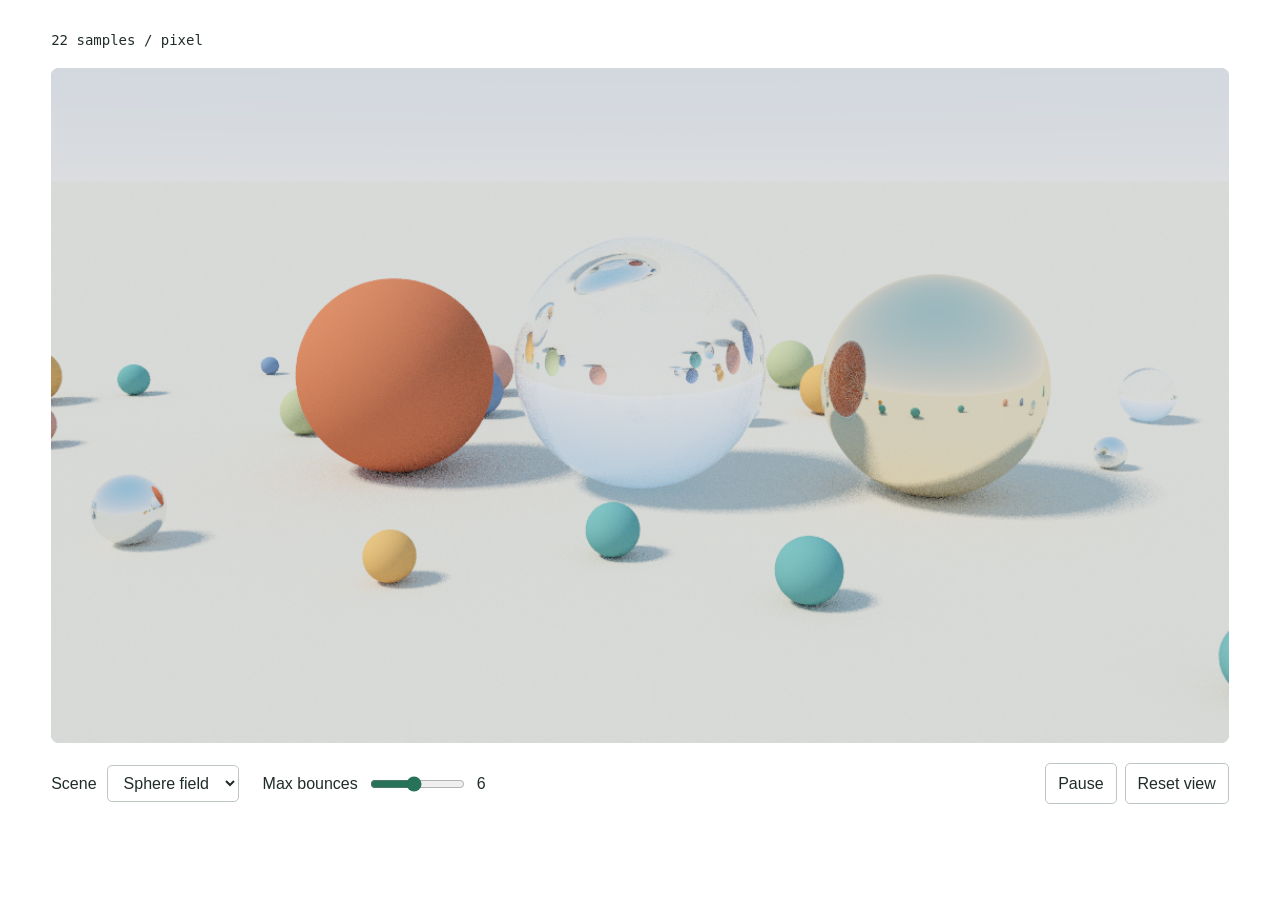
<file: Raytracing/index.html>
<!doctype html>
<html lang="en">
  <head>
    <meta charset="utf-8" />
    <meta name="viewport" content="width=device-width,initial-scale=1" />
    <title>Sphere Study · Interactive path tracer</title>
    <link rel="stylesheet" href="style.css" />
  </head>
  <body>
    <main>
      <div class="heading">
        <output id="samples">0 samples / pixel</output>
      </div>
      <div id="view">
        <canvas
          id="canvas"
          tabindex="0"
          aria-label="Sphere scene. Use arrow keys to orbit, plus and minus to zoom."
        ></canvas>
        <div id="notice" role="alert" hidden></div>
      </div>
      <section class="controls" aria-label="Rendering controls">
        <label
          >Scene
          <select id="preset">
            <option value="field">Sphere field</option>
            <option value="trio">Material trio</option>
          </select></label
        ><label
          >Max bounces
          <input id="depth" type="range" min="1" max="12" value="6" /><output
            id="depthValue"
            >6</output
          ></label
        >
        <div class="buttons">
          <button id="pause">Pause</button
          ><button id="reset">Reset view</button>
        </div>
      </section>
    </main>
    <script src="vendor/three.min.js"></script>
    <script src="scene.js"></script>
    <script src="camera.js"></script>
    <script src="ray-tracer.js"></script>
    <script src="cpu-renderer.js"></script>
    <script src="shaders.js"></script>
    <script src="gpu-renderer.js"></script>
    <script src="app.js"></script>
  </body>
</html>
</file>
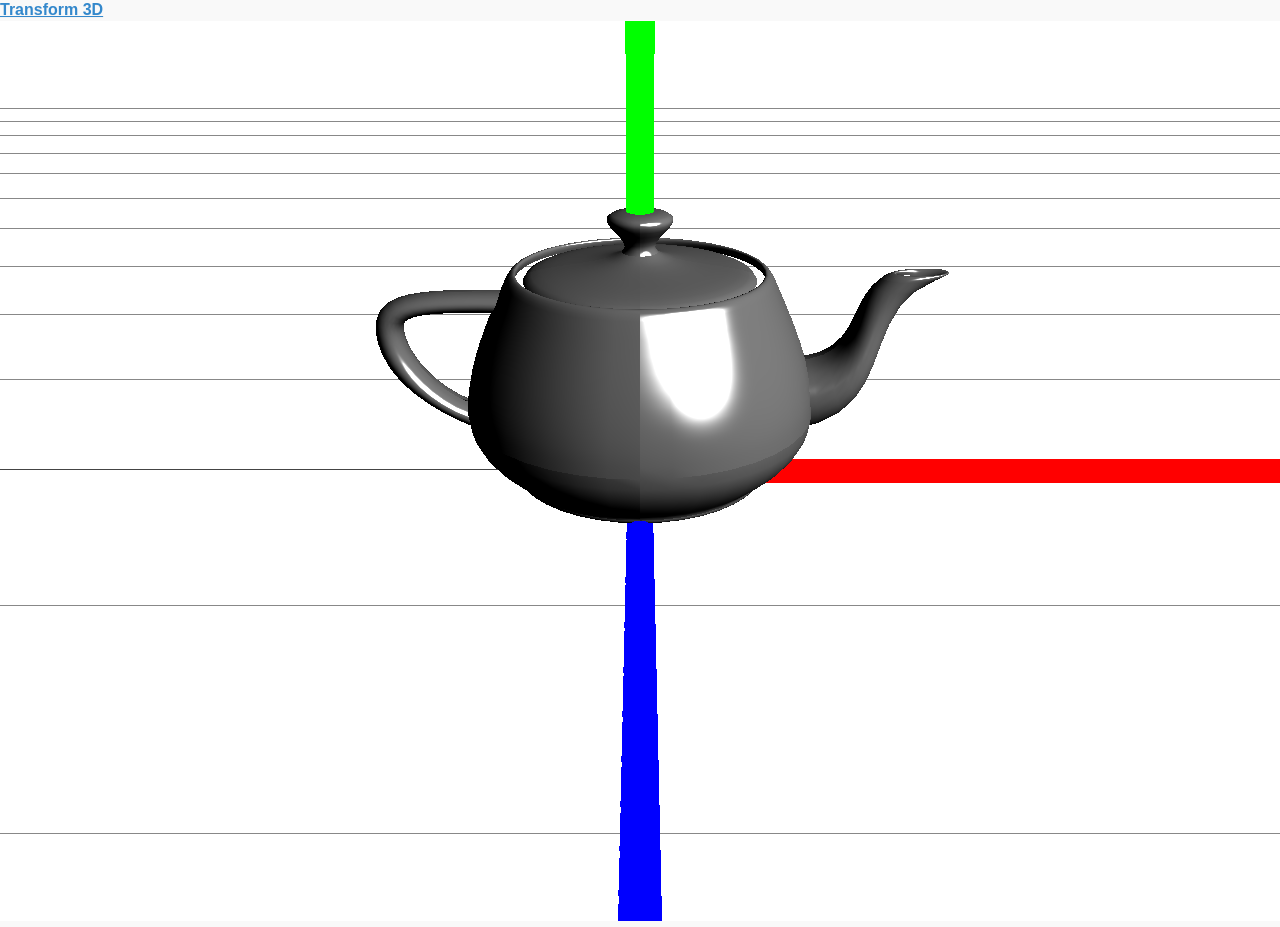
<file: tutorials/transformations/Transformations3DTeapot/index.html>
<!DOCTYPE html>
<html lang="en">
    <head>
        <title>3D Transformations</title>
        <meta charset="utf-8">
            <meta name="viewport" content="width=device-width, user-scalable=no, minimum-scale=1.0, maximum-scale=1.0">
                <link rel="stylesheet" href="themes/test.min.css" />
                <link rel="stylesheet" href="themes/jquery.mobile.icons.min.css" />
                <link rel="stylesheet" href="jquery/jquery.mobile.structure-1.4.5.min.css" />
                <script src="jquery/jquery-1.11.1.min.js"></script>
                <script src="jquery/jquery.mobile-1.4.5.min.js"></script>
				 <style>
                    body {
                        margin: 0px;
                        background-color: #000000;
                        overflow: hidden;
                    }
                </style>
                </head>
    <body>

        <script src="three.min.js"></script>
		<script src="js/OrbitControls.js"></script>
    <script src="js/loaders/OBJLoader.js"></script>

		<a href="#popupBasic" id="popupbutton" data-rel="popup">Transform 3D</a>

		<div data-role="popup" id="popupBasic" data-dismissible="false" data-theme="b" style="z-index: 3000;   position: absolute; padding: 10px 20px 10px 10px;width:360px; background-color: rgba(202, 202, 202, 0.75);background: rgba(202, 202, 202, 0.75);" data-position-to="#popupbutton">
			<a href="#" data-rel="back" class="ui-btn ui-corner-all ui-shadow ui-btn-b ui-icon-delete ui-btn-icon-notext ui-btn-left">Close</a>
			<h3>Transform 3D</h3>
			<h4>Input</h4>
            <div id="main">
                <form>
                    <textarea  id="matrix" >
[1, 0, 0, 0],
[0, 1, 0, 0],
[0, 0, 1, 0],
[0, 0, 0, 1]
                        </textarea>
                    <button type="button" id="applyButton" onclick="applyMatrix()" >Apply Matrix!</button>
                    <button type="button" id="resetButton" onclick="resetMatrix()" >Reset Matrix!</button>
					<h4>Output</h4>

                    <textarea id="completematrix">




					</textarea>
                </form>
            </div>

        </div>




        <script>

            var camera, scene, renderer;
            var mesh;
			var group;
			var controls;

			var targetRotation = 0;
			var targetRotationOnMouseDown = 0;

			var mouseX = 0;
			var mouseXOnMouseDown = 0;

			var windowHalfX = window.innerWidth / 2;
			var windowHalfY = window.innerHeight / 2;
            init();
            animate();
            function init() {
                camera = new THREE.PerspectiveCamera( 45, window.innerWidth / window.innerHeight, 1, 1000 );
                camera.position.z = 4;
                camera.position.y = 2;
                camera.position.x = 0;

                scene = new THREE.Scene();
				group = new THREE.Group();
        // Create a red cylinder for the x axis
  var xMaterial = new THREE.MeshBasicMaterial({ color: 0xff0000 });
  var xGeometry = new THREE.CylinderGeometry(0.05, 0.05, 5, 32);
  var xAxis = new THREE.Mesh(xGeometry, xMaterial);
  xAxis.rotation.z = -Math.PI / 2;
  xAxis.position.x = 2.5;
  group.add(xAxis);

  // Add label for x-axis
  var xLabel = createLabel("X", xMaterial);
  xLabel.position.x = 3;
  xLabel.position.y = -0.5;
  group.add(xLabel);
// Create a green cylinder for the y axis
var yMaterial = new THREE.MeshBasicMaterial({ color: 0x00ff00 });
var yGeometry = new THREE.CylinderGeometry(0.05, 0.05, 5, 32);
var yAxis = new THREE.Mesh(yGeometry, yMaterial);
yAxis.position.y = 2.5;
group.add(yAxis);

// Add label for y-axis
var yLabel = createLabel("Y", yMaterial);
yLabel.position.x = -0.5;
yLabel.position.y = 3;
group.add(yLabel);

// Create a blue cylinder for the z axis
var zMaterial = new THREE.MeshBasicMaterial({ color: 0x0000ff });
var zGeometry = new THREE.CylinderGeometry(0.05, 0.05, 5, 32);
var zAxis = new THREE.Mesh(zGeometry, zMaterial);
zAxis.rotation.x = Math.PI / 2;
zAxis.position.z = 2.5;
group.add(zAxis);

// Add label for z-axis
var zLabel = createLabel("Z", zMaterial);
zLabel.position.z = 3;
zLabel.position.y = -0.5;
group.add(zLabel);


        function createLabel(text, material) {
    var canvas = document.createElement("canvas");
    canvas.width = 256;
    canvas.height = 256;
    var context = canvas.getContext("2d");
    context.font = "Bold 48px Arial";
    context.fillStyle = "#" + material.color.getHexString();
    context.textAlign = "center";
    context.fillText(text, canvas.width / 2, canvas.height / 2);
    var texture = new THREE.Texture(canvas);
    texture.needsUpdate = true;
    var material = new THREE.SpriteMaterial({ map: texture, color: 0xffffff });
    var sprite = new THREE.Sprite(material);
    sprite.scale.set(0.5, 0.5, 0.5);
    return sprite;
}

				var gridHelper = new THREE.GridHelper( 10, 20 );
				gridHelper.translateOnAxis(new THREE.Vector3(1,1,1), 0.01);
				group.add( gridHelper );
				var axisHelper = new THREE.AxisHelper( 5 );
        //axisHelper.material.linewidth = 2; // Set the width of the axis helper
                group.add( axisHelper );

                group.position.y = 0;
        group.position.z = 0;
        scene.background = new THREE.Color(0xffffff); // Set the scene background to white

        scene.add(group);

        var loader = new THREE.OBJLoader();

        // Load the teapot.obj file
        loader.load(
            'teapot.obj',
            function (object) {
              var material = new THREE.MeshPhongMaterial({
          color: 0x808080,
          specular: 0xffffff,
          shininess: 100
      });
                object.traverse(function (child) {
                    if (child instanceof THREE.Mesh) {
                        child.material = material;
                    }
                });
                mesh = object;
                group.add(object);
                camera.lookAt(object.position);
            },
            function (xhr) {
                console.log((xhr.loaded / xhr.total * 100) + '% loaded');
            },
            function (error) {
                console.log('An error happened');
            }
        );

        // Add a directional light
var light = new THREE.DirectionalLight(0xffffff, 1);
light.position.set(1, 1, 1);
scene.add(light);

        renderer = new THREE.WebGLRenderer();
        renderer.setPixelRatio(window.devicePixelRatio);
        renderer.setSize(window.innerWidth, window.innerHeight);
        document.body.appendChild(renderer.domElement);

        controls = new THREE.OrbitControls(camera, renderer.domElement);

				//document.addEventListener( 'mousedown', onDocumentMouseDown, false );
				//document.addEventListener( 'touchstart', onDocumentTouchStart, false );
				//document.addEventListener( 'touchmove', onDocumentTouchMove, false );

				//

                window.addEventListener( 'resize', onWindowResize, false );
            }
        function applyMatrix() {
			var inputMat = "[ " + $('#matrix').val() + " ]";
			if(IsJsonStringValid(inputMat)){
				m1 = JSON.parse( inputMat);

				if(m1.length==4&&m1[0].length==4){

			// m1 = JSON.parse($('#matrix').val());
            var m = new THREE.Matrix4();

            m.set(m1[0][0],m1[0][1],m1[0][2],m1[0][3],
                  m1[1][0],m1[1][1],m1[1][2],m1[1][3],
                  m1[2][0],m1[2][1],m1[2][2],m1[2][3],
                  m1[3][0],m1[3][1],m1[3][2],m1[3][3]);
                  mesh.applyMatrix( m);
				  var completemat =mesh.matrix.elements;
				  printMatrix(completemat);

                  console.log( m1);
				}
				else{
					alert("wrong matrix format");
				}
			}
			else{
				alert("wrong matrix format");
			}

        }
		function IsJsonStringValid(str) {
			var maxLen = 1000;
			if (maxLen && str.length > maxLen)
			return false;
			else{
				try {
					JSON.parse(str);
				} catch (e) {
					return false;
				}
				return true;
			}
		}
        function resetMatrix() {

			mesh.position.set( 0, 0, 0 );
			mesh.rotation.set( 0, 0, 0 );
			mesh.scale.set( 1, 1, 1 );
			mesh.updateMatrix();

			var message ="";
			var completemat =mesh.matrix.elements;
			printMatrix(completemat);

        }

		function printMatrix(completemat){
			var message ="";
			for (var i = 0; i < 4; i++){
				for (var j = 0; j < 4; j++){
					var index = i + j*4;
					message+=completemat[index].toFixed(4) + ", ";
				}
				message+="\n";
			}
			document.getElementById('completematrix').value = message;		}

		function onDocumentMouseDown( event ) {

			//event.preventDefault();

			document.addEventListener( 'mousemove', onDocumentMouseMove, false );
			document.addEventListener( 'mouseup', onDocumentMouseUp, false );
			document.addEventListener( 'mouseout', onDocumentMouseOut, false );

			mouseXOnMouseDown = event.clientX - windowHalfX;
			targetRotationOnMouseDown = targetRotation;

		}

		function onDocumentMouseMove( event ) {

			mouseX = event.clientX - windowHalfX;

			targetRotation = targetRotationOnMouseDown + ( mouseX - mouseXOnMouseDown ) * 0.02;

		}

		function onDocumentMouseUp( event ) {

			document.removeEventListener( 'mousemove', onDocumentMouseMove, false );
			document.removeEventListener( 'mouseup', onDocumentMouseUp, false );
			document.removeEventListener( 'mouseout', onDocumentMouseOut, false );

		}

		function onDocumentMouseOut( event ) {

			document.removeEventListener( 'mousemove', onDocumentMouseMove, false );
			document.removeEventListener( 'mouseup', onDocumentMouseUp, false );
			document.removeEventListener( 'mouseout', onDocumentMouseOut, false );

		}

		function onDocumentTouchStart( event ) {

			if ( event.touches.length == 1 ) {

				event.preventDefault();

				mouseXOnMouseDown = event.touches[ 0 ].pageX - windowHalfX;
				targetRotationOnMouseDown = targetRotation;

			}

		}

		function onDocumentTouchMove( event ) {

			if ( event.touches.length == 1 ) {

				event.preventDefault();

				mouseX = event.touches[ 0 ].pageX - windowHalfX;
				targetRotation = targetRotationOnMouseDown + ( mouseX - mouseXOnMouseDown ) * 0.05;

			}

		}

	    function PopUp(){
			$( "#popupBasic" ).popup( "open" )
			controls.noPan = true;
		}
		$(document).ready(function(){
						  setTimeout(function(){
									 PopUp()
									 },1000); // 5000 to load it after 5 seconds from page load
		$("#popupBasic").bind({popupafterclose: function(event,ui){
					controls.noPan = false;
					}
				});
		$("#popupBasic").bind({popupafteropen: function(event, ui){
					controls.noPan = true;
					}
					});

  });
        function onWindowResize() {
            camera.aspect = window.innerWidth / window.innerHeight;
            camera.updateProjectionMatrix();
            renderer.setSize( window.innerWidth, window.innerHeight );
        }
        function animate() {
			controls.update();
            requestAnimationFrame( animate );
            renderer.render( scene, camera );
        }
        </script>

    </body>
</html>
</file>
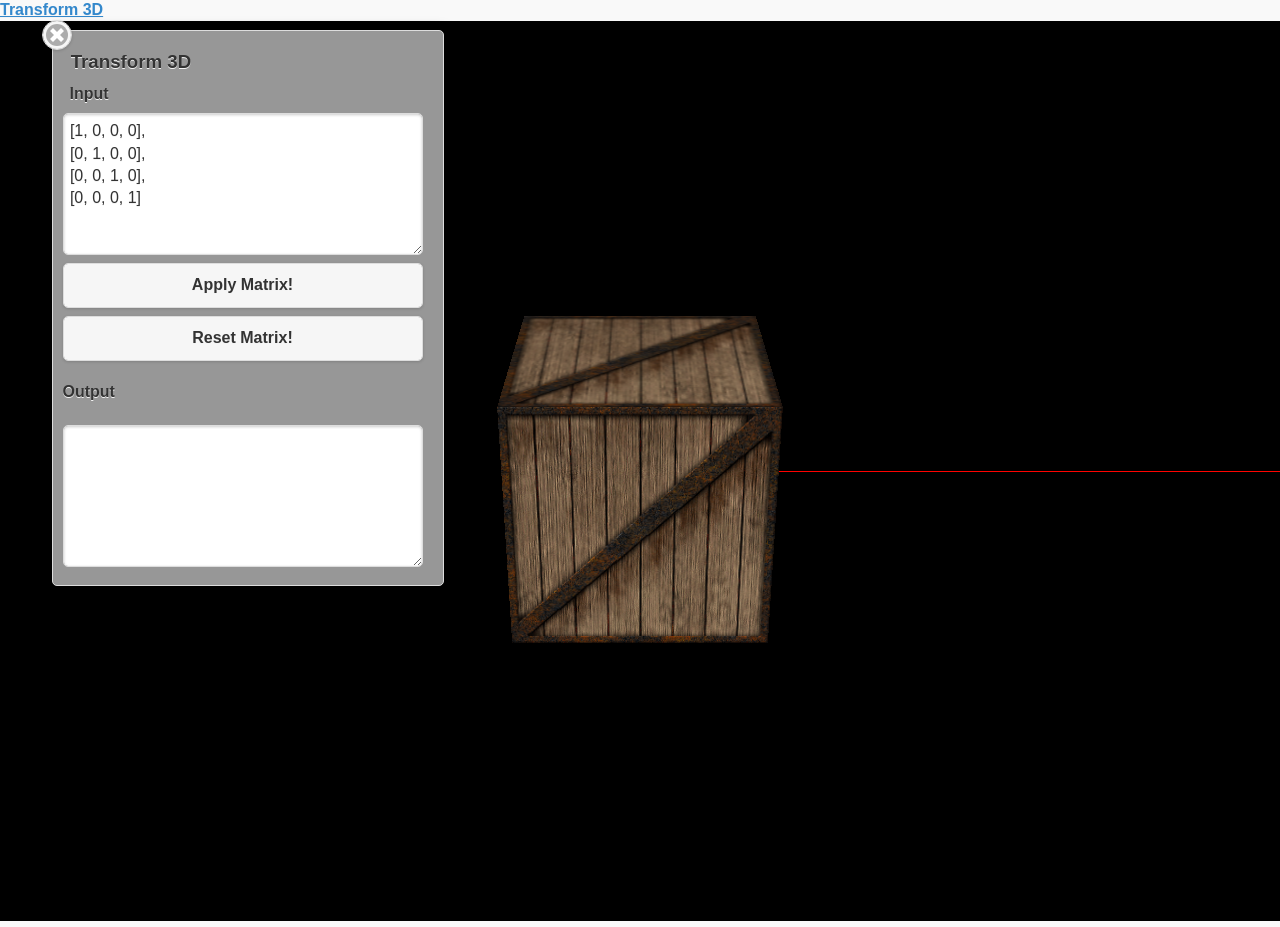
<file: tutorials/transformations/Transformations3DTutorial/index.html>
<!DOCTYPE html>
<html lang="en">
    <head>
        <title>3D Transformations</title>
        <meta charset="utf-8">
            <meta name="viewport" content="width=device-width, user-scalable=no, minimum-scale=1.0, maximum-scale=1.0">
                <link rel="stylesheet" href="themes/test.min.css" />
                <link rel="stylesheet" href="themes/jquery.mobile.icons.min.css" />
                <link rel="stylesheet" href="jquery/jquery.mobile.structure-1.4.5.min.css" />
                <script src="jquery/jquery-1.11.1.min.js"></script>
                <script src="jquery/jquery.mobile-1.4.5.min.js"></script>
				 <style>
                    body {
                        margin: 0px;
                        background-color: #000000;
                        overflow: hidden;
                    }
                </style>
                </head>
    <body>
        
        <script src="three.min.js"></script>
		<script src="js/OrbitControls.js"></script>
		
		<a href="#popupBasic" id="popupbutton" data-rel="popup">Transform 3D</a>
		
		<div data-role="popup" id="popupBasic" data-dismissible="false" data-theme="b" style="z-index: 3000;   position: absolute; padding: 10px 20px 10px 10px;width:360px; background-color: rgba(202, 202, 202, 0.75);background: rgba(202, 202, 202, 0.75);" data-position-to="#popupbutton">
			<a href="#" data-rel="back" class="ui-btn ui-corner-all ui-shadow ui-btn-b ui-icon-delete ui-btn-icon-notext ui-btn-left">Close</a>
			<h3>Transform 3D</h3>
			<h4>Input</h4>
            <div id="main">
                <form>
                    <textarea  id="matrix" >
[1, 0, 0, 0],
[0, 1, 0, 0],
[0, 0, 1, 0],
[0, 0, 0, 1]
                        </textarea>
                    <button type="button" id="applyButton" onclick="applyMatrix()" >Apply Matrix!</button>
                    <button type="button" id="resetButton" onclick="resetMatrix()" >Reset Matrix!</button>
					<h4>Output</h4>
					
                    <textarea id="completematrix">
					
					
					
					
					</textarea>
                </form>
            </div>

        </div>
        
        

        
        <script>
           
            var camera, scene, renderer;
            var mesh;
			var group;
			var controls;
			
			var targetRotation = 0;
			var targetRotationOnMouseDown = 0;
			
			var mouseX = 0;
			var mouseXOnMouseDown = 0;
			
			var windowHalfX = window.innerWidth / 2;
			var windowHalfY = window.innerHeight / 2;
            init();
            animate();
            function init() {
                camera = new THREE.PerspectiveCamera( 45, window.innerWidth / window.innerHeight, 1, 1000 );
                camera.position.z = 4;
                camera.position.y = 2;
                camera.position.x = 0;
                
                scene = new THREE.Scene();
				group = new THREE.Group();
				var axisHelper = new THREE.AxisHelper( 100 );
				group.add( axisHelper );
				
				group.position.y = 0;
				group.position.z = 0;
				scene.add( group );
                var texture = new THREE.TextureLoader().load( 'crate.gif' );
                var geometry = new THREE.BoxBufferGeometry( 1, 1, 1 );
                var material = new THREE.MeshBasicMaterial( { map: texture } );
                mesh = new THREE.Mesh( geometry, material );
                group.add( mesh );
                camera.lookAt( mesh.position );
                
                //mesh.geometry.applyMatrix( new THREE.Matrix4().setPosition( -10,-22,-30 ) );
                var m = new THREE.Matrix4();
                
                m.set( 1, 0, 0, 0,
                      0, 1, 0, 0,
                     0, 0, 1, 0,
                     0, 0, 0, 1);
                     mesh.geometry.applyMatrix( m );

                renderer = new THREE.WebGLRenderer();
                renderer.setPixelRatio( window.devicePixelRatio );
                renderer.setSize( window.innerWidth, window.innerHeight );
                document.body.appendChild( renderer.domElement );
                //
				
				controls = new THREE.OrbitControls(camera, renderer.domElement);
				
				//document.addEventListener( 'mousedown', onDocumentMouseDown, false );
				//document.addEventListener( 'touchstart', onDocumentTouchStart, false );
				//document.addEventListener( 'touchmove', onDocumentTouchMove, false );
				
				//
				
                window.addEventListener( 'resize', onWindowResize, false );
            }
        function applyMatrix() {
			var inputMat = "[ " + $('#matrix').val() + " ]";
			if(IsJsonStringValid(inputMat)){
				m1 = JSON.parse( inputMat);
				
				if(m1.length==4&&m1[0].length==4){

			// m1 = JSON.parse($('#matrix').val());
            var m = new THREE.Matrix4();
            
            m.set(m1[0][0],m1[0][1],m1[0][2],m1[0][3],
                  m1[1][0],m1[1][1],m1[1][2],m1[1][3],
                  m1[2][0],m1[2][1],m1[2][2],m1[2][3],
                  m1[3][0],m1[3][1],m1[3][2],m1[3][3]);
                  mesh.applyMatrix( m);
				  var completemat =mesh.matrix.elements;
				  printMatrix(completemat);
				  
                  console.log( m1);
				}
				else{
					alert("wrong matrix format");
				}
			}
			else{
				alert("wrong matrix format");
			}

        }
		function IsJsonStringValid(str) {
			var maxLen = 1000;
			if (maxLen && str.length > maxLen)
			return false;
			else{
				try {
					JSON.parse(str);
				} catch (e) {
					return false;
				}
				return true;
			}
		}
        function resetMatrix() {
			
			mesh.position.set( 0, 0, 0 );
			mesh.rotation.set( 0, 0, 0 );
			mesh.scale.set( 1, 1, 1 );
			mesh.updateMatrix();
			
			var message ="";
			var completemat =mesh.matrix.elements;
			printMatrix(completemat);
			
        }
		
		function printMatrix(completemat){
			var message ="";
			for (var i = 0; i < 4; i++){
				for (var j = 0; j < 4; j++){
					var index = i + j*4;
					message+=completemat[index].toFixed(4) + ", ";
				}
				message+="\n";
			}
			document.getElementById('completematrix').value = message;		}
		
		function onDocumentMouseDown( event ) {
			
			//event.preventDefault();
			
			document.addEventListener( 'mousemove', onDocumentMouseMove, false );
			document.addEventListener( 'mouseup', onDocumentMouseUp, false );
			document.addEventListener( 'mouseout', onDocumentMouseOut, false );
			
			mouseXOnMouseDown = event.clientX - windowHalfX;
			targetRotationOnMouseDown = targetRotation;
			
		}
		
		function onDocumentMouseMove( event ) {
			
			mouseX = event.clientX - windowHalfX;
			
			targetRotation = targetRotationOnMouseDown + ( mouseX - mouseXOnMouseDown ) * 0.02;
			
		}
		
		function onDocumentMouseUp( event ) {
			
			document.removeEventListener( 'mousemove', onDocumentMouseMove, false );
			document.removeEventListener( 'mouseup', onDocumentMouseUp, false );
			document.removeEventListener( 'mouseout', onDocumentMouseOut, false );
			
		}
		
		function onDocumentMouseOut( event ) {
			
			document.removeEventListener( 'mousemove', onDocumentMouseMove, false );
			document.removeEventListener( 'mouseup', onDocumentMouseUp, false );
			document.removeEventListener( 'mouseout', onDocumentMouseOut, false );
			
		}
		
		function onDocumentTouchStart( event ) {
			
			if ( event.touches.length == 1 ) {
				
				event.preventDefault();
				
				mouseXOnMouseDown = event.touches[ 0 ].pageX - windowHalfX;
				targetRotationOnMouseDown = targetRotation;
				
			}
			
		}
		
		function onDocumentTouchMove( event ) {
			
			if ( event.touches.length == 1 ) {
				
				event.preventDefault();
				
				mouseX = event.touches[ 0 ].pageX - windowHalfX;
				targetRotation = targetRotationOnMouseDown + ( mouseX - mouseXOnMouseDown ) * 0.05;
				
			}
			
		}
		
	    function PopUp(){
			$( "#popupBasic" ).popup( "open" )
			controls.noPan = true;
		}
		$(document).ready(function(){
						  setTimeout(function(){
									 PopUp()
									 },1000); // 5000 to load it after 5 seconds from page load
		$("#popupBasic").bind({popupafterclose: function(event,ui){
					controls.noPan = false;
					}
				});
		$("#popupBasic").bind({popupafteropen: function(event, ui){
					controls.noPan = true;
					}
					});						

  });
        function onWindowResize() {
            camera.aspect = window.innerWidth / window.innerHeight;
            camera.updateProjectionMatrix();
            renderer.setSize( window.innerWidth, window.innerHeight );
        }
        function animate() {
			controls.update();
            requestAnimationFrame( animate );
            renderer.render( scene, camera );
        }
        </script>
        
    </body>
</html>
</file>
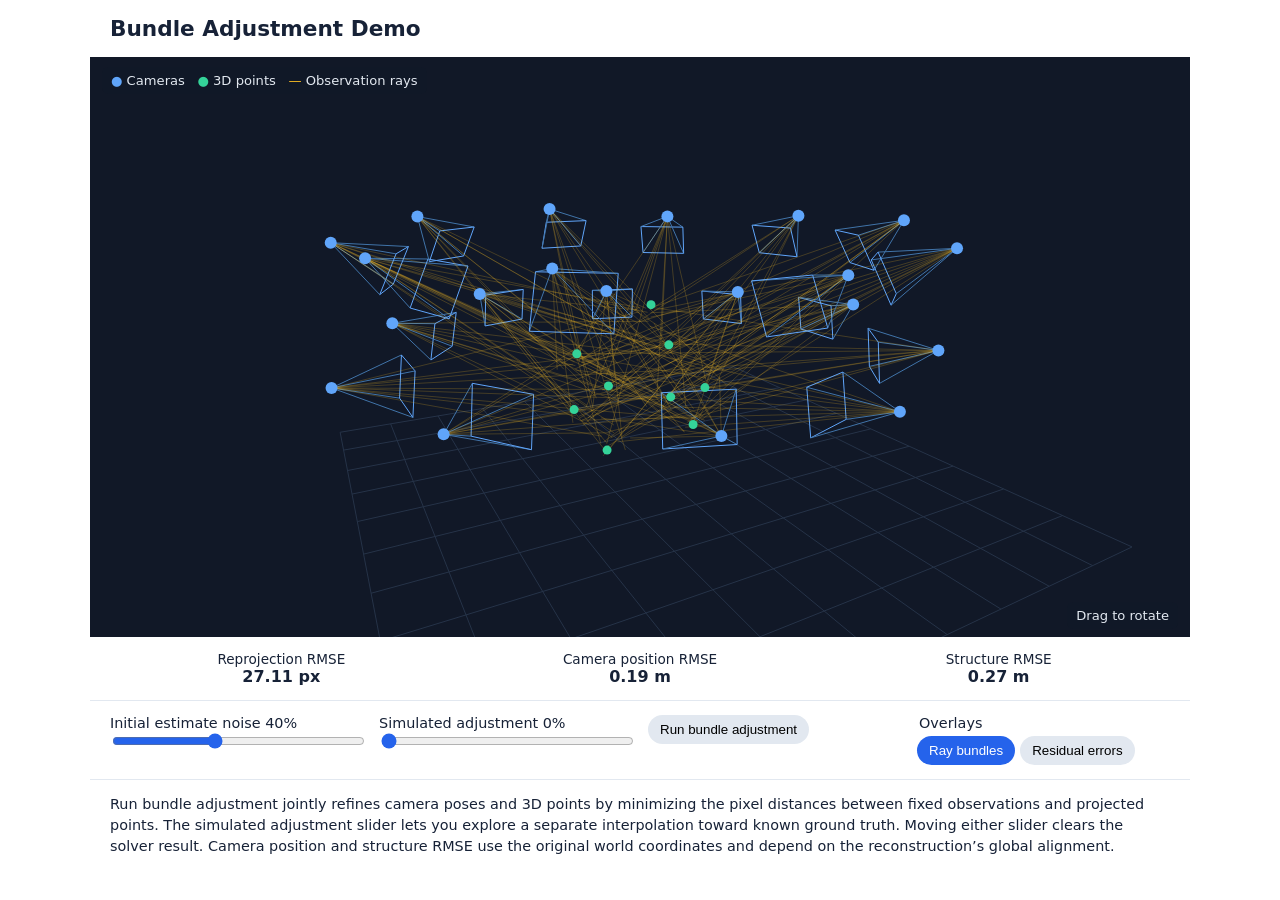
<file: BundleAdjustmentDemo.html>
<!doctype html>
<html lang="en">
<head>
<meta charset="utf-8">
<meta name="viewport" content="width=device-width, initial-scale=1">
<title>Bundle Adjustment Demo</title>
<style>
* { box-sizing: border-box; }
body { margin: 0; color: #172237; background: #fff; font: 16px system-ui, sans-serif; }
main { max-width: 1100px; margin: auto; }
h1 { font-size: 1.35rem; margin: 16px 20px; }
.scene { position: relative; background: #111827; color: #e2e8f0; }
canvas { display: block; width: 100%; height: clamp(300px, 53vw, 580px); touch-action: none; cursor: grab; }
canvas:active { cursor: grabbing; }
.legend, .hint { position: absolute; pointer-events: none; font-size: .82rem; background: #111827df; border-radius: 6px; padding: 6px 9px; }
.legend { top: 10px; left: 12px; }
.hint { bottom: 8px; right: 12px; }
.metrics, .controls { display: grid; gap: 16px; padding: 14px 20px; border-bottom: 1px solid #e2e8f0; }
.metrics { grid-template-columns: repeat(3, 1fr); text-align: center; font-size: .85rem; }
.controls { grid-template-columns: repeat(auto-fit, minmax(min(100%, 240px), 1fr)); }
.metrics output { display: block; font-size: 1rem; font-weight: 650; }
output { font-variant-numeric: tabular-nums; }
label { display: block; font-size: .9rem; }
input[type=range] { width: 100%; accent-color: #2563eb; }
fieldset { border: 0; padding: 0; margin: 0; }
legend { font-size: .9rem; margin-bottom: 5px; }
button { border: 0; background: #e2e8f0; border-radius: 999px; padding: 7px 12px; cursor: pointer; }
button[aria-pressed=true] { background: #2563eb; color: white; }
p { margin: 14px 20px; font-size: .9rem; line-height: 1.45; }
</style>
</head>
<body>
<main>
<h1>Bundle Adjustment Demo</h1>
<div class="scene">
  <canvas id="scene" role="img" aria-label="Rotatable 3D scene with twenty cameras, nine points, and their observations"></canvas>
  <div class="legend"><span style="color:#60a5fa">●</span> Cameras &nbsp; <span style="color:#34d399">●</span> 3D points &nbsp; <span id="line-legend"></span></div>
  <div class="hint">Drag to rotate</div>
</div>
<div class="metrics">
  <div>Reprojection RMSE <output id="reprojection"></output></div>
  <div>Camera position RMSE <output id="camera-error"></output></div>
  <div>Structure RMSE <output id="structure"></output></div>
</div>
<div class="controls">
  <div><label for="noise">Initial estimate noise <output id="noise-value"></output></label><input id="noise" type="range" min="0" max="100" value="40"></div>
  <div><label for="progress">Simulated adjustment <output id="progress-value"></output></label><input id="progress" type="range" min="0" max="100" value="0"></div>
  <div><button id="run" type="button">Run bundle adjustment</button> <output id="solver-status" role="status"></output></div>
  <fieldset>
    <legend>Overlays</legend>
    <button id="rays" type="button" aria-pressed="true">Ray bundles</button>
    <button id="residuals" type="button" aria-pressed="false">Residual errors</button>
  </fieldset>
</div>
<p>Run bundle adjustment jointly refines camera poses and 3D points by minimizing the pixel distances between fixed observations and projected points. The simulated adjustment slider lets you explore a separate interpolation toward known ground truth. Moving either slider clears the solver result. Camera position and structure RMSE use the original world coordinates and depend on the reconstruction’s global alignment.</p>
</main>
<script>
"use strict";

const byId = id => document.getElementById(id);
const canvas = byId("scene");
const context = canvas.getContext("2d");
const noise = byId("noise");
const progress = byId("progress");
const add = (a, b) => a.map((value, axis) => value + b[axis]);
const subtract = (a, b) => a.map((value, axis) => value - b[axis]);
const scale = (a, factor) => a.map(value => value * factor);
const dot = (a, b) => a.reduce((sum, value, axis) => sum + value * b[axis], 0);
const cross = ([x, y, z], [u, v, w]) => [y*w-z*v, z*u-x*w, x*v-y*u];
const normalize = a => scale(a, 1 / Math.hypot(...a));

const focalLength = 500;
const imagePlaneDepth = 1.05;
const idealPoints = [
  [0, 1.2, 0], [-1, .2, .8], [1, .2, .8], [1, .2, -.8], [-1, .2, -.8],
  [-.8, -.8, .6], [.8, -.8, .6], [.8, -.8, -.6], [-.8, -.8, -.6]
];
const camerasPerRing = 10;
const idealCenters = [0.8, 2.7].flatMap((height, ring) =>
  Array.from({ length: camerasPerRing }, (_, index) => {
    const angle = (index + ring * .5) * 2 * Math.PI / camerasPerRing;
    return [5 * Math.cos(angle), height, 5 * Math.sin(angle)];
  })
);
const cameraOffsets = idealCenters.map((_, i) => [
  .45 * Math.sin(i * 2.3 + .4), .3 * Math.cos(i * 1.9), .38 * Math.sin(i * 1.4 + 1)
]);
const aimingOffsets = idealCenters.map((_, i) => [
  .5 * Math.cos(i * 2.2), .38 * Math.sin(i * 1.8 + .5), .42 * Math.cos(i * 1.6 + .8)
]);
const pointOffsets = idealPoints.map((_, i) => [
  .55 * Math.sin(i * 2.1 + .6), .52 * Math.cos(i * 1.7), .55 * Math.sin(i * 3.7 + 1)
]);

function cameraPose(center, target) {
  const forward = normalize(subtract(target, center));
  const right = normalize(cross(forward, [0, 1, 0]));
  return { center, forward, right, up: cross(right, forward) };
}

function project(pose, point) {
  const offset = subtract(point, pose.center);
  const pixelScale = focalLength / dot(offset, pose.forward);
  return [dot(offset, pose.right) * pixelScale, -dot(offset, pose.up) * pixelScale];
}

function imageToWorld(pose, [u, v], depth) {
  return add(pose.center, scale(add(pose.forward,
    add(scale(pose.right, u / focalLength), scale(pose.up, -v / focalLength))), depth));
}

const observations = idealCenters.map(center => {
  const pose = cameraPose(center, [0, 0, 0]);
  return idealPoints.map(point => project(pose, point));
});

let pitch = .32;
let yaw = -.48;
let drag = null;
let showRays = true;
let showResiduals = false;
let solved = null;
let running = false;

function sliderEstimates() {
  const remaining = Number(noise.value) / 100 * (1 - Number(progress.value) / 100);
  return {
    points: idealPoints.map((point, i) => add(point, scale(pointOffsets[i], remaining))),
    poses: idealCenters.map((center, i) =>
      cameraPose(add(center, scale(cameraOffsets[i], remaining)), scale(aimingOffsets[i], remaining)))
  };
}

// Parameterize each camera by a translation and three rotation angles
// relative to the pose at the start of this run.
function unpack(parameters, referencePoses) {
  const poses = referencePoses.map((reference, i) => {
    const index = i * 6;
    const center = add(reference.center, parameters.slice(index, index + 3));
    const [rx, ry, rz] = parameters.slice(index + 3, index + 6);
    const cx = Math.cos(rx), sx = Math.sin(rx);
    const cy = Math.cos(ry), sy = Math.sin(ry);
    const cz = Math.cos(rz), sz = Math.sin(rz);
    function rotate([x, y, z]) {
      const y1 = cx * y - sx * z;
      const z1 = sx * y + cx * z;
      const x2 = cy * x + sy * z1;
      return [cz * x2 - sz * y1, sz * x2 + cz * y1, -sy * x + cy * z1];
    }
    return { center, forward: rotate(reference.forward), right: rotate(reference.right), up: rotate(reference.up) };
  });
  const offset = referencePoses.length * 6;
  const points = idealPoints.map((_, i) => parameters.slice(offset + i * 3, offset + i * 3 + 3));
  return { poses, points };
}

function residualVector({ poses, points }) {
  const residuals = [];
  for (const [cameraIndex, pose] of poses.entries()) {
    for (const [pointIndex, point] of points.entries()) {
      if (dot(subtract(point, pose.center), pose.forward) <= .1) return null;
      residuals.push(...subtract(project(pose, point), observations[cameraIndex][pointIndex]));
    }
  }
  return residuals;
}

// Cholesky solve for the positive-definite damped normal equations.
function solveDamped(jacobian, residuals, damping) {
  const lower = [];
  const rhs = [];
  for (const [i, column] of jacobian.entries()) {
    const row = [];
    for (let j = 0; j <= i; j++) {
      let entry = dot(column, jacobian[j]);
      if (i === j) entry += damping * Math.max(entry, 1);
      for (let k = 0; k < j; k++) entry -= row[k] * (i === j ? row[k] : lower[j][k]);
      row.push(i === j ? Math.sqrt(entry) : entry / lower[j][j]);
    }
    let value = -dot(column, residuals);
    for (let j = 0; j < i; j++) value -= row[j] * rhs[j];
    rhs.push(value / row[i]);
    lower.push(row);
  }
  for (let i = rhs.length - 1; i >= 0; i--) {
    for (let j = i + 1; j < rhs.length; j++) rhs[i] -= lower[j][i] * rhs[j];
    rhs[i] /= lower[i][i];
  }
  return rhs;
}

const iterationDelayMs = 900;

async function runAdjustment() {
  if (running) return;
  running = true;
  const run = byId("run");
  const status = byId("solver-status");
  run.disabled = noise.disabled = progress.disabled = true;
  const initial = solved ?? sliderEstimates();
  let parameters = [...Array(initial.poses.length * 6).fill(0), ...initial.points.flat()];
  let residuals = residualVector(initial);
  let cost = dot(residuals, residuals);
  let damping = .01;
  solved = initial;
  try {
    for (let attempt = 1; attempt <= 50 && cost > 1e-8; attempt++) {
      status.value = "Iteration " + attempt;
      await new Promise(resolve => setTimeout(resolve, iterationDelayMs));
      const step = 1e-5;
      const jacobian = parameters.map((_, i) => {
        const shifted = parameters.slice();
        shifted[i] += step;
        return scale(subtract(residualVector(unpack(shifted, initial.poses)), residuals), 1 / step);
      });
      const candidate = add(parameters, solveDamped(jacobian, residuals, damping));
      const estimate = unpack(candidate, initial.poses);
      const nextResiduals = residualVector(estimate);
      const nextCost = nextResiduals ? dot(nextResiduals, nextResiduals) : Infinity;
      if (nextCost < cost) {
        parameters = candidate;
        residuals = nextResiduals;
        cost = nextCost;
        damping = Math.max(damping / 3, 1e-8);
        solved = estimate;
        draw();
      } else {
        damping *= 10;
      }
    }
    status.value = cost <= 1e-8 ? "Converged" : "Iteration limit reached";
  } finally {
    running = false;
    run.disabled = noise.disabled = progress.disabled = false;
  }
}

function draw() {
  const { width, height } = canvas.getBoundingClientRect();
  if (!width || !height) return;
  const pixelRatio = Math.min(window.devicePixelRatio || 1, 2);
  canvas.width = Math.round(width * pixelRatio);
  canvas.height = Math.round(height * pixelRatio);
  context.setTransform(pixelRatio, 0, 0, pixelRatio, 0, 0);

  const { poses, points } = solved ?? sliderEstimates();
  const squaredDistance = (a, b) => dot(subtract(a, b), subtract(a, b));
  let reprojectionSum = 0;
  const viewer = cameraPose([
    12 * Math.sin(yaw) * Math.cos(pitch),
    12 * Math.sin(pitch),
    12 * Math.cos(yaw) * Math.cos(pitch)
  ], [0, .6, 0]);
  const viewScale = Math.min(width * .94, height * 1.12);

  function screen(point) {
    const offset = subtract(point, viewer.center);
    const factor = viewScale / dot(offset, viewer.forward);
    return [width / 2 + factor * dot(offset, viewer.right), height / 2 - factor * dot(offset, viewer.up)];
  }

  function line(a, b, color, width = 1) {
    context.beginPath();
    context.moveTo(...screen(a));
    context.lineTo(...screen(b));
    context.strokeStyle = color;
    context.lineWidth = width;
    context.stroke();
  }

  function marker(point, color, radius) {
    context.beginPath();
    context.arc(...screen(point), radius, 0, 2 * Math.PI);
    context.fillStyle = color;
    context.fill();
  }

  for (let i = -5; i <= 5; i++) {
    line([i, -1.6, -4], [i, -1.6, 6], "#263348");
    line([-5, -1.6, i + 1], [5, -1.6, i + 1], "#263348");
  }

  poses.forEach((pose, cameraIndex) => {
    const corners = [[-230, -170], [230, -170], [230, 170], [-230, 170]]
      .map(pixel => imageToWorld(pose, pixel, imagePlaneDepth));
    corners.forEach((corner, i) => {
      line(pose.center, corner, "#4174a9");
      line(corner, corners[(i + 1) % corners.length], "#60a5fa");
    });
    points.forEach((point, pointIndex) => {
      const measured = observations[cameraIndex][pointIndex];
      const predicted = project(pose, point);
      reprojectionSum += squaredDistance(measured, predicted);
      const observedOnPlane = imageToWorld(pose, measured, imagePlaneDepth);
      if (showRays) {
        const depth = dot(subtract(point, pose.center), pose.forward);
        line(pose.center, imageToWorld(pose, measured, depth), "#fbbf2438");
      }
      if (showResiduals) {
        const predictedOnPlane = imageToWorld(pose, predicted, imagePlaneDepth);
        line(observedOnPlane, predictedOnPlane, "#fb7185", 2);
        marker(observedOnPlane, "#fbbf24", 2.5);
        marker(predictedOnPlane, "#fb7185", 1.6);
      }
    });
  });
  poses.forEach(pose => marker(pose.center, "#60a5fa", 6));
  points.forEach(point => marker(point, "#34d399", 4.5));

  const cameraSum = poses.reduce((sum, pose, i) => sum + squaredDistance(pose.center, idealCenters[i]), 0);
  const pointSum = points.reduce((sum, point, i) => sum + squaredDistance(point, idealPoints[i]), 0);
  byId("reprojection").value = Math.sqrt(reprojectionSum / (poses.length * points.length)).toFixed(2) + " px";
  byId("camera-error").value = Math.sqrt(cameraSum / poses.length).toFixed(2) + " m";
  byId("structure").value = Math.sqrt(pointSum / points.length).toFixed(2) + " m";
  byId("noise-value").value = noise.value + "%";
  byId("progress-value").value = progress.value + "%";
}

for (const input of [noise, progress]) {
  input.addEventListener("input", () => {
    if (running) return;
    solved = null;
    byId("solver-status").value = "";
    draw();
  });
}
byId("run").addEventListener("click", runAdjustment);
byId("rays").addEventListener("click", () => {
  showRays = !showRays;
  byId("rays").setAttribute("aria-pressed", String(showRays));
  updateLegend();
  draw();
});
byId("residuals").addEventListener("click", () => {
  showResiduals = !showResiduals;
  byId("residuals").setAttribute("aria-pressed", String(showResiduals));
  updateLegend();
  draw();
});

function updateLegend() {
  const labels = [];
  if (showRays) labels.push('<span style="color:#fbbf24">—</span> Observation rays');
  if (showResiduals) labels.push('<span style="color:#fbbf24">●</span> Observed &nbsp; <span style="color:#fb7185">●</span> Projected');
  byId("line-legend").innerHTML = labels.join(" &nbsp; ");
}

canvas.addEventListener("pointerdown", event => {
  if (drag || event.button !== 0) return;
  drag = { id: event.pointerId, x: event.clientX, y: event.clientY };
  canvas.setPointerCapture(event.pointerId);
});
canvas.addEventListener("pointermove", event => {
  if (event.pointerId !== drag?.id) return;
  yaw -= (event.clientX - drag.x) * .008;
  pitch = Math.max(-1.25, Math.min(1.25, pitch + (event.clientY - drag.y) * .008));
  drag.x = event.clientX;
  drag.y = event.clientY;
  draw();
});
canvas.addEventListener("lostpointercapture", event => {
  if (event.pointerId === drag?.id) drag = null;
});

updateLegend();
draw();
new ResizeObserver(draw).observe(canvas);
</script>
</body>
</html>
</file>
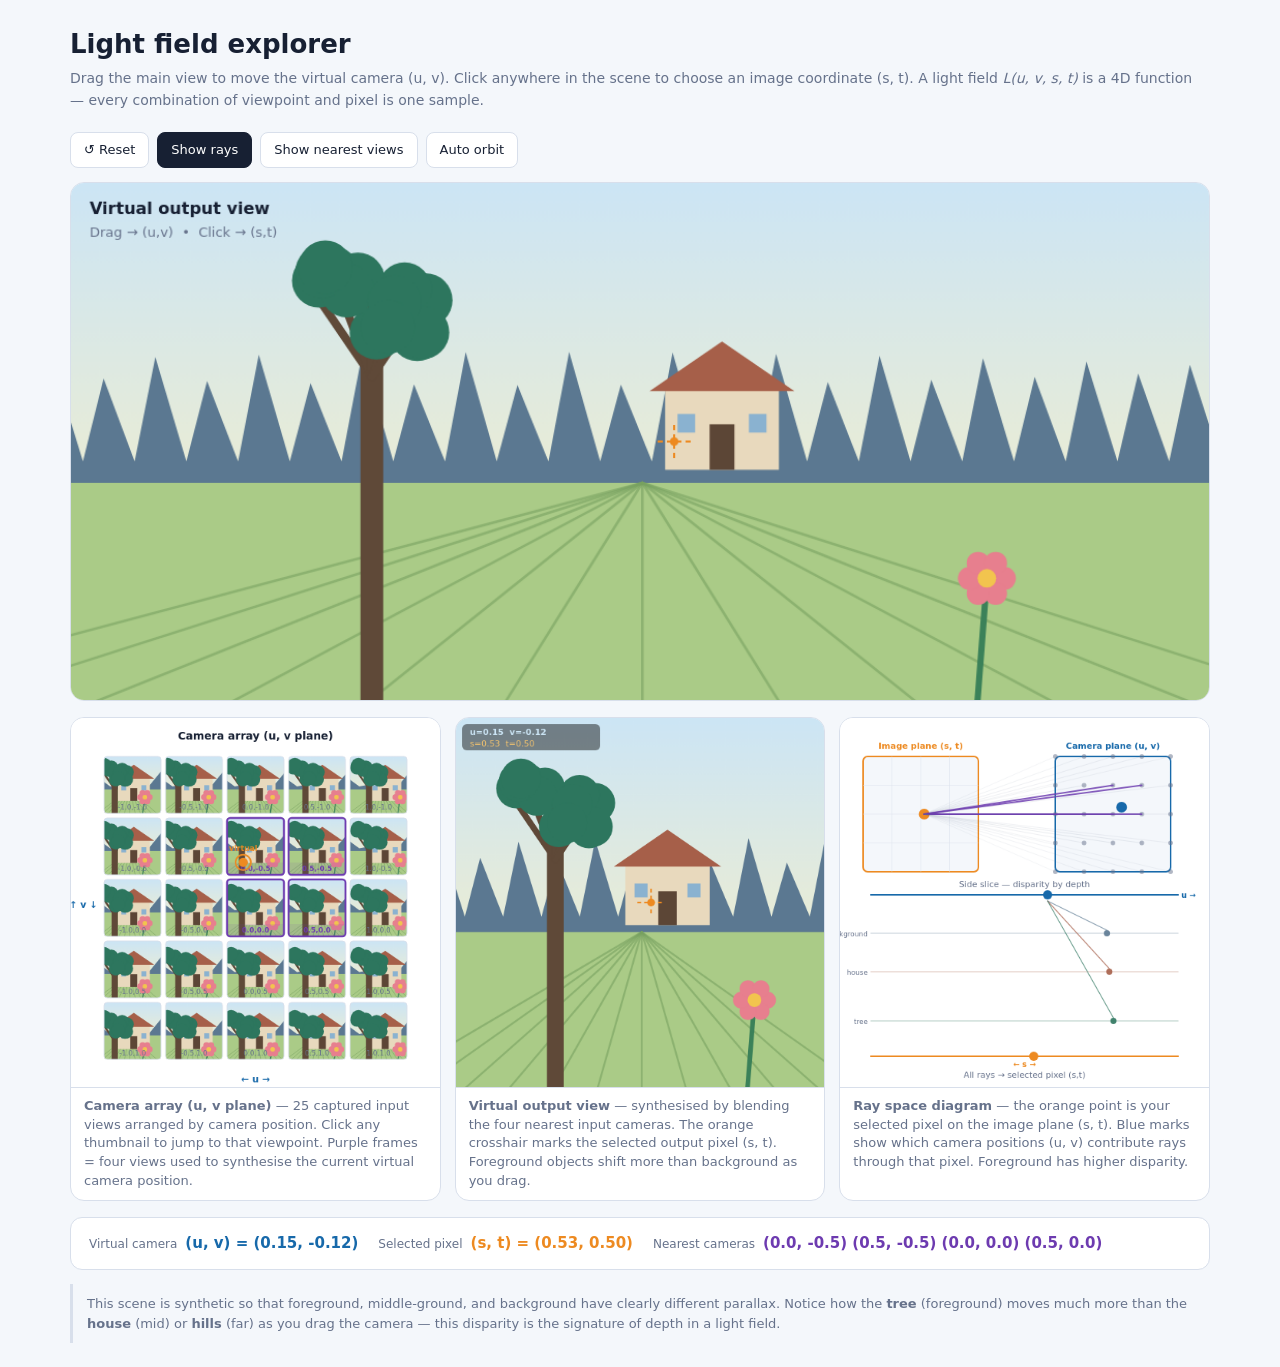
<file: VC3/LF-Explorer.html>
<!doctype html>
<html lang="en">
<head>
<meta charset="utf-8">
<meta name="viewport" content="width=device-width, initial-scale=1, viewport-fit=cover">
<title>Light Field Explorer</title>
<style>
  :root {
    --ink: #172033;
    --muted: #66728b;
    --line: #d8dfeb;
    --blue: #1769aa;
    --orange: #ed8a21;
    --purple: #6d3bb0;
    --teal: #1d9e75;
    --pale: #f4f7fb;
    --card-bg: #fff;
    --card-border: #d8dfeb;
    color-scheme: light dark;
  }
  @media (prefers-color-scheme: dark) {
    :root {
      --ink: #e2e8f4;
      --muted: #8a96b0;
      --line: #2a3348;
      --pale: #181f2e;
      --card-bg: #1a2236;
      --card-border: #2a3348;
    }
  }

  * { box-sizing: border-box; margin: 0; padding: 0; }
  body { font: 15px/1.55 system-ui, Arial, sans-serif; color: var(--ink); background: var(--pale); }

  main { max-width: 1180px; margin: 0 auto; padding: 24px 20px; }

  h1 { font-size: 26px; font-weight: 600; margin-bottom: 4px; }
  .subtitle { color: var(--muted); font-size: 14px; margin-bottom: 20px; }

  /* Section layout */
  .section-label {
    font-size: 11px; font-weight: 600; letter-spacing: .07em; text-transform: uppercase;
    color: var(--muted); margin-bottom: 8px;
  }

  /* Toolbar */
  .toolbar { display: flex; gap: 8px; flex-wrap: wrap; margin-bottom: 14px; }
  .toolbar button {
    font: inherit; font-size: 13px; padding: 7px 13px;
    border: 1px solid var(--line); background: var(--card-bg); color: var(--ink);
    border-radius: 8px; cursor: pointer; transition: all .15s;
  }
  .toolbar button:hover { border-color: var(--muted); }
  .toolbar button.active { background: var(--ink); border-color: var(--ink); color: #fff; }

  /* Main viewer */
  .viewer-card {
    background: var(--card-bg); border: 1px solid var(--card-border);
    border-radius: 14px; overflow: hidden; margin-bottom: 16px;
  }
  .viewer-card canvas { display: block; width: 100%; height: auto; touch-action: none; cursor: crosshair; }

  /* Three-column grid below */
  .below { display: grid; grid-template-columns: 1fr 1fr 1fr; gap: 14px; margin-bottom: 16px; }
  @media (max-width: 900px) { .below { grid-template-columns: 1fr 1fr; } }
  @media (max-width: 580px) { .below { grid-template-columns: 1fr; } }

  .panel {
    background: var(--card-bg); border: 1px solid var(--card-border);
    border-radius: 14px; overflow: hidden;
  }
  .panel canvas { display: block; width: 100%; height: auto; touch-action: none; }
  .panel-caption {
    padding: 9px 13px; font-size: 13px; color: var(--muted);
    border-top: 1px solid var(--line); line-height: 1.45;
  }

  /* Info strip */
  .info-strip {
    display: flex; gap: 20px; flex-wrap: wrap;
    background: var(--card-bg); border: 1px solid var(--card-border);
    border-radius: 12px; padding: 14px 18px;
  }
  .info-item { display: flex; align-items: baseline; gap: 8px; }
  .info-label { font-size: 12px; color: var(--muted); font-weight: 500; }
  .info-val { font-size: 15px; font-weight: 600; }
  .blue { color: var(--blue); }
  .orange { color: var(--orange); }
  .purple { color: var(--purple); }

  /* Tooltip / hint text */
  .hint {
    font-size: 13px; color: var(--muted); margin-top: 14px;
    padding: 10px 14px; border-left: 3px solid var(--line); line-height: 1.5;
  }

  @media (max-width: 580px) { main { padding: 14px 12px; } h1 { font-size: 21px; } }
</style>
</head>
<body>
<main>
  <h1>Light field explorer</h1>
  <p class="subtitle">
    Drag the main view to move the virtual camera (u, v). Click anywhere in the scene to choose an image coordinate (s, t).
    A light field <em>L(u, v, s, t)</em> is a 4D function — every combination of viewpoint and pixel is one sample.
  </p>

  <div class="toolbar">
    <button id="btn-reset">↺ Reset</button>
    <button id="btn-rays" class="active" aria-pressed="true">Show rays</button>
    <button id="btn-inputs" aria-pressed="false">Show nearest views</button>
    <button id="btn-orbit" aria-pressed="false">Auto orbit</button>
  </div>

  <div class="viewer-card">
    <canvas id="viewer" width="1100" height="500"
            aria-label="Synthetic scene rendered from a virtual viewpoint; drag to move camera, click to select output pixel"></canvas>
  </div>

  <div class="below">
    <!-- Panel 1: UV grid of input cameras -->
    <div class="panel">
      <canvas id="uvGrid" width="480" height="480"
              aria-label="5×5 grid of input camera views on the u,v plane"></canvas>
      <p class="panel-caption">
        <strong>Camera array (u, v plane)</strong> — 25 captured input views arranged by camera position. 
        Click any thumbnail to jump to that viewpoint. Purple frames = four views used to synthesise the current virtual camera position.
      </p>
    </div>

    <!-- Panel 2: Current rendered view from virtual camera -->
    <div class="panel">
      <canvas id="virtualView" width="480" height="480"
              aria-label="Current synthesised virtual view with selected pixel marked"></canvas>
      <p class="panel-caption">
        <strong>Virtual output view</strong> — synthesised by blending the four nearest input cameras.
        The orange crosshair marks the selected output pixel (s, t). Foreground objects shift more than background as you drag.
      </p>
    </div>

    <!-- Panel 3: Ray diagram -->
    <div class="panel">
      <canvas id="rayDiagram" width="480" height="480"
              aria-label="Two-plane ray parameterisation showing how the selected pixel samples multiple input views"></canvas>
      <p class="panel-caption">
        <strong>Ray space diagram</strong> — the orange point is your selected pixel on the image plane (s, t).
        Blue marks show which camera positions (u, v) contribute rays through that pixel. Foreground has higher disparity.
      </p>
    </div>
  </div>

  <div class="info-strip">
    <div class="info-item">
      <span class="info-label">Virtual camera</span>
      <span class="info-val blue" id="uv-readout">(u, v) = (0.15, −0.12)</span>
    </div>
    <div class="info-item">
      <span class="info-label">Selected pixel</span>
      <span class="info-val orange" id="st-readout">(s, t) = (0.53, 0.50)</span>
    </div>
    <div class="info-item">
      <span class="info-label">Nearest cameras</span>
      <span class="info-val purple" id="cameras-readout">…</span>
    </div>
  </div>

  <p class="hint">
    This scene is synthetic so that foreground, middle-ground, and background have clearly different parallax.
    Notice how the <strong>tree</strong> (foreground) moves much more than the <strong>house</strong> (mid) or <strong>hills</strong> (far) as you drag the camera — this disparity is the signature of depth in a light field.
  </p>
</main>

<script>
(() => {
  // ─── State ────────────────────────────────────────────────────────────────
  let u = 0.15, v = -0.12, s = 0.53, t = 0.5;
  let showRays = true, showInputs = false, orbit = false, phase = 0;
  let dragTarget = null, dragStart = null;

  const clamp = (x, a, b) => Math.max(a, Math.min(b, x));

  // ─── Canvas refs ──────────────────────────────────────────────────────────
  const viewerEl    = document.getElementById('viewer');
  const uvGridEl    = document.getElementById('uvGrid');
  const virtualEl   = document.getElementById('virtualView');
  const rayEl       = document.getElementById('rayDiagram');
  const vc = viewerEl.getContext('2d');
  const gc = uvGridEl.getContext('2d');
  const vvc = virtualEl.getContext('2d');
  const rc = rayEl.getContext('2d');

  // ─── Theme colours (system preference aware) ──────────────────────────────
  function C(lightVal, darkVal) {
    const dark = window.matchMedia('(prefers-color-scheme: dark)').matches;
    return dark ? darkVal : lightVal;
  }
  const colors = {
    ink:    () => C('#172033', '#e2e8f4'),
    muted:  () => C('#66728b', '#8a96b0'),
    line:   () => C('#d8dfeb', '#2a3348'),
    pale:   () => C('#f4f7fb', '#181f2e'),
    bg:     () => C('#ffffff', '#1a2236'),
    blue:   '#1769aa',
    orange: '#ed8a21',
    purple: '#6d3bb0',
    teal:   '#1d9e75',
    leaf:   '#2d765e',
    hill:   '#5b7891',
    field:  '#aacb87',
  };

  // ─── Low-level canvas helpers ─────────────────────────────────────────────
  function txt(ctx, str, x, y, size = 14, color = colors.ink(), align = 'left', weight = '400') {
    ctx.font = `${weight} ${size}px system-ui, Arial, sans-serif`;
    ctx.fillStyle = color;
    ctx.textAlign = align;
    ctx.fillText(str, x, y);
  }

  function ln(ctx, x1, y1, x2, y2, color, w = 1.5, alpha = 1) {
    ctx.save();
    ctx.globalAlpha = alpha;
    ctx.strokeStyle = color;
    ctx.lineWidth = w;
    ctx.lineCap = 'round';
    ctx.beginPath();
    ctx.moveTo(x1, y1);
    ctx.lineTo(x2, y2);
    ctx.stroke();
    ctx.restore();
  }

  function dot(ctx, x, y, r, color, alpha = 1) {
    ctx.save();
    ctx.globalAlpha = alpha;
    ctx.fillStyle = color;
    ctx.beginPath();
    ctx.arc(x, y, r, 0, Math.PI * 2);
    ctx.fill();
    ctx.restore();
  }

  // ─── Scene renderer (synthetic 3-layer parallax scene) ───────────────────
  function drawScene(ctx, w, h, uu, vv, tiny = false) {
    ctx.save();
    ctx.beginPath();
    ctx.rect(0, 0, w, h);
    ctx.clip();

    // Sky
    const sky = ctx.createLinearGradient(0, 0, 0, h * 0.7);
    sky.addColorStop(0, '#cce5f5');
    sky.addColorStop(1, '#f0eecf');
    ctx.fillStyle = sky;
    ctx.fillRect(0, 0, w, h);

    // Distant hills (very little parallax)
    const hox = uu * (tiny ? 2 : 10), hoy = vv * (tiny ? 1 : 6);
    ctx.fillStyle = colors.hill;
    ctx.beginPath();
    ctx.moveTo(-40 + hox, h * 0.54 + hoy);
    for (let x = -40; x < w + 80; x += 50) {
      ctx.lineTo(x + 20 + hox, h * 0.36 + Math.sin(x * 0.065) * 16 + hoy);
      ctx.lineTo(x + 50 + hox, h * 0.54 + hoy);
    }
    ctx.lineTo(w + 60, h * 0.7);
    ctx.lineTo(-40, h * 0.7);
    ctx.fill();

    // Ground plane
    ctx.fillStyle = colors.field;
    ctx.fillRect(0, h * 0.58, w, h * 0.42);

    // Field perspective lines (mid-distance parallax)
    const mox = uu * (tiny ? 3.5 : 15), moy = vv * (tiny ? 2.5 : 10);
    for (let i = -2; i < 10; i++) {
      ln(ctx, w * 0.5 + mox, h * 0.58, w * (i / 8) + mox, h + 10, '#79a262', tiny ? 1 : 2.5, 0.6);
    }

    // House — mid-ground (moderate parallax)
    const hx = w * 0.57 + mox, hy = h * 0.40 + moy * 0.55;
    ctx.save();
    ctx.translate(hx, hy);
    const sc = tiny ? 0.38 : 1;
    ctx.scale(sc, sc);
    ctx.fillStyle = '#e8d9bd'; ctx.fillRect(-55, 0, 110, 78);
    ctx.fillStyle = '#a65f49'; ctx.beginPath(); ctx.moveTo(-70, 2); ctx.lineTo(0, -46); ctx.lineTo(70, 2); ctx.fill();
    ctx.fillStyle = '#5c4636'; ctx.fillRect(-12, 34, 24, 44);
    ctx.fillStyle = '#8ab2d0'; ctx.fillRect(-43, 24, 17, 18); ctx.fillRect(26, 24, 17, 18);
    ctx.restore();

    // Foreground tree (large parallax)
    const fox = uu * (tiny ? 5.5 : 32), foy = vv * (tiny ? 4 : 22);
    const tx = w * 0.26 + fox, ty = h * 0.14 + foy;
    ctx.fillStyle = '#5f4938';
    ctx.fillRect(tx - (tiny ? 4 : 11), ty + (tiny ? 24 : 80), tiny ? 8 : 22, h);
    for (let a = -0.85; a <= 0.85; a += 0.42) {
      ln(ctx, tx, ty + (tiny ? 36 : 120), tx + Math.sin(a) * (tiny ? 24 : 80), ty + (tiny ? 10 : 32),
         '#5f4938', tiny ? 2.5 : 8);
    }
    for (let k = 0; k < 13; k++) {
      const a = k * 2.4;
      dot(ctx, tx + Math.cos(a) * (tiny ? 16 : 52), ty + (tiny ? 14 : 46) + Math.sin(a * 1.7) * (tiny ? 10 : 33),
          tiny ? 9 : 26, colors.leaf);
    }

    // Foreground flower (max parallax)
    const fx = w * 0.80 + fox * 1.1, fy = h * 0.77 + foy;
    ln(ctx, fx, fy, fx - (tiny ? 3 : 9), h, '#3b8159', tiny ? 1.5 : 6);
    for (let a = 0; a < 6; a++) {
      dot(ctx, fx + Math.cos(a * Math.PI / 3) * (tiny ? 6 : 17),
          fy + Math.sin(a * Math.PI / 3) * (tiny ? 6 : 17), tiny ? 4 : 11, '#e77f8e');
    }
    dot(ctx, fx, fy, tiny ? 3 : 9, '#f2c44e');

    ctx.restore();
  }

  // ─── Nearest-camera helper ────────────────────────────────────────────────
  function nearestCameras(uu, vv) {
    // u,v in [-1, 1]; grid is 5×5 at positions (-1, -0.5, 0, 0.5, 1)
    const p = q => (q + 1) * 2; // map [-1,1] → [0,4]
    const pu = p(uu), pv = p(vv);
    let lo = (q => { let l = Math.floor(q); let h = Math.ceil(q); if (l === h) { h < 4 ? h++ : l--; } return l; });
    let hi = (q => { let l = Math.floor(q); let h = Math.ceil(q); if (l === h) { h < 4 ? h++ : l--; } return h; });
    const ucols = [lo(pu), hi(pu)];
    const vrows = [lo(pv), hi(pv)];
    return { ucols, vrows,
      uvals: ucols.map(c => (c - 2) / 2),
      vvals: vrows.map(r => (r - 2) / 2) };
  }

  // ─── Draw: main viewer ────────────────────────────────────────────────────
  function drawViewer() {
    const W = viewerEl.width, H = viewerEl.height;
    drawScene(vc, W, H, u, v);

    // Crosshair for selected pixel
    const sx = s * W, sy = t * H;
    vc.save();
    vc.strokeStyle = colors.orange;
    vc.lineWidth = 2;
    vc.setLineDash([5, 4]);
    vc.beginPath();
    vc.moveTo(sx - 16, sy); vc.lineTo(sx + 16, sy);
    vc.moveTo(sx, sy - 16); vc.lineTo(sx, sy + 16);
    vc.stroke();
    vc.setLineDash([]);
    vc.restore();
    dot(vc, sx, sy, 4, colors.orange);

    // Nearest-views overlay (top-right corner)
    if (showInputs) {
      const { uvals, vvals } = nearestCameras(u, v);
      const tw = 120, th = 64, gap = 6;
      const x0 = W - 2 * tw - gap - 18, y0 = H - 2 * th - gap - 28;
      vc.fillStyle = 'rgba(255,255,255,0.92)';
      vc.beginPath();
      vc.roundRect(x0 - 10, y0 - 22, 2 * tw + gap + 20, 2 * th + gap + 34, 8);
      vc.fill();
      txt(vc, '4 nearest input views', x0, y0 - 6, 12, colors.muted());
      vvals.forEach((vv, row) => uvals.forEach((uu, col) => {
        const x = x0 + col * (tw + gap), y = y0 + row * (th + gap);
        vc.save();
        vc.beginPath();
        vc.rect(x, y, tw, th);
        vc.clip();
        vc.translate(x, y);
        drawScene(vc, tw, th, uu, vv, true);
        vc.restore();
        vc.strokeStyle = colors.purple;
        vc.lineWidth = 2;
        vc.strokeRect(x, y, tw, th);
        txt(vc, `(${uu.toFixed(1)}, ${vv.toFixed(1)})`, x + tw / 2, y + th + 13, 10, colors.purple, 'center', '600');
      }));
    }

    // HUD
    txt(vc, 'Virtual output view', 18, 30, 16, colors.ink(), 'left', '600');
    txt(vc, 'Drag → (u,v)  •  Click → (s,t)', 18, 52, 13, colors.muted());
  }

  // ─── Draw: UV camera grid ─────────────────────────────────────────────────
  function drawUVGrid() {
    const W = uvGridEl.width, H = uvGridEl.height;
    gc.clearRect(0, 0, W, H);
    gc.fillStyle = colors.bg();
    gc.fillRect(0, 0, W, H);

    const N = 5, cellSize = 74, gap = 6;
    const gridW = N * cellSize + (N - 1) * gap;
    const gridH = N * cellSize + (N - 1) * gap;
    const x0 = (W - gridW) / 2;
    const y0 = 50;

    // Title & axis labels
    txt(gc, 'Camera array (u, v plane)', W / 2, 28, 14, colors.ink(), 'center', '600');
    txt(gc, '← u →', W / 2, y0 + gridH + 30, 12, colors.blue, 'center', '600');
    txt(gc, '↑ v ↓', 16, y0 + gridH / 2, 12, colors.blue, 'center', '600');

    const { ucols, vrows, uvals, vvals } = nearestCameras(u, v);

    for (let row = 0; row < N; row++) {
      for (let col = 0; col < N; col++) {
        const uu = (col - 2) / 2;
        const vv = (row - 2) / 2;
        const x = x0 + col * (cellSize + gap);
        const y = y0 + row * (cellSize + gap);
        const isNearest = uvals.includes(uu) && vvals.includes(vv);
        const isSelected = Math.abs(uu - u) < 0.01 && Math.abs(vv - v) < 0.01;

        // Render thumbnail
        gc.save();
        gc.beginPath();
        gc.roundRect(x, y, cellSize, cellSize, 4);
        gc.clip();
        gc.translate(x, y);
        drawScene(gc, cellSize, cellSize, uu, vv, true);
        gc.restore();

        // Frame
        gc.save();
        gc.strokeStyle = isNearest ? colors.purple : colors.line();
        gc.lineWidth = isNearest ? 2.5 : 1;
        gc.beginPath();
        gc.roundRect(x, y, cellSize, cellSize, 4);
        gc.stroke();
        gc.restore();

        // u,v label on each thumbnail
        gc.fillStyle = isNearest ? 'rgba(109,59,176,0.1)' : 'transparent';
        gc.fillRect(x, y + cellSize - 16, cellSize, 16);
        txt(gc, `${uu.toFixed(1)},${vv.toFixed(1)}`, x + cellSize / 2, y + cellSize - 5,
          9, isNearest ? colors.purple : colors.muted(), 'center', isNearest ? '600' : '400');
      }
    }

    // Virtual viewpoint marker (interpolated position)
    const pu = (u + 1) * 2, pv = (v + 1) * 2;
    const vx = x0 + pu * (cellSize + gap) - gap / 2;
    const vy = y0 + pv * (cellSize + gap) - gap / 2;
    dot(gc, vx, vy, 6, colors.orange);
    // small ring
    gc.save();
    gc.strokeStyle = colors.orange;
    gc.lineWidth = 2;
    gc.beginPath();
    gc.arc(vx, vy, 10, 0, Math.PI * 2);
    gc.stroke();
    gc.restore();
    txt(gc, 'virtual', vx, vy - 15, 10, colors.orange, 'center', '600');
  }

  // ─── Draw: virtual view (large rendered output) ───────────────────────────
  function drawVirtualView() {
    const W = virtualEl.width, H = virtualEl.height;
    vvc.clearRect(0, 0, W, H);
    drawScene(vvc, W, H, u, v);

    // Crosshair
    const sx = s * W, sy = t * H;
    vvc.save();
    vvc.strokeStyle = colors.orange;
    vvc.lineWidth = 2;
    vvc.setLineDash([5, 4]);
    vvc.beginPath();
    vvc.moveTo(sx - 18, sy); vvc.lineTo(sx + 18, sy);
    vvc.moveTo(sx, sy - 18); vvc.lineTo(sx, sy + 18);
    vvc.stroke();
    vvc.setLineDash([]);
    vvc.restore();
    dot(vvc, sx, sy, 5, colors.orange);

    // Label
    vvc.fillStyle = 'rgba(0,0,0,0.45)';
    vvc.beginPath();
    vvc.roundRect(8, 8, 180, 34, 6);
    vvc.fill();
    txt(vvc, `u=${u.toFixed(2)}  v=${v.toFixed(2)}`, 18, 22, 11, '#cce5f5', 'left', '600');
    txt(vvc, `s=${s.toFixed(2)}  t=${t.toFixed(2)}`, 18, 37, 11, '#f4c46e', 'left', '400');
  }

  // ─── Draw: ray space diagram ──────────────────────────────────────────────
  function drawRayDiagram() {
    const W = rayEl.width, H = rayEl.height;
    rc.clearRect(0, 0, W, H);
    rc.fillStyle = colors.bg();
    rc.fillRect(0, 0, W, H);

    // ── Image plane (s,t) ── left panel
    const ipX = 30, ipY = 50, ipW = 150, ipH = 150;
    rc.fillStyle = colors.pale();
    rc.beginPath();
    rc.roundRect(ipX, ipY, ipW, ipH, 6);
    rc.fill();
    rc.strokeStyle = colors.orange;
    rc.lineWidth = 2;
    rc.beginPath();
    rc.roundRect(ipX, ipY, ipW, ipH, 6);
    rc.stroke();

    // Grid lines inside image plane
    rc.strokeStyle = colors.line();
    rc.lineWidth = 0.5;
    for (let q = 1; q < 4; q++) {
      rc.beginPath();
      rc.moveTo(ipX + q * ipW / 4, ipY);
      rc.lineTo(ipX + q * ipW / 4, ipY + ipH);
      rc.moveTo(ipX, ipY + q * ipH / 4);
      rc.lineTo(ipX + ipW, ipY + q * ipH / 4);
      rc.stroke();
    }

    const spx = ipX + s * ipW, spy = ipY + t * ipH;
    dot(rc, spx, spy, 7, colors.orange);
    txt(rc, 'Image plane (s, t)', ipX + ipW / 2, ipY - 10, 11, colors.orange, 'center', '600');

    // ── UV camera plane ── right panel
    const cpX = 280, cpY = 50, cpW = 150, cpH = 150;
    rc.fillStyle = colors.pale();
    rc.beginPath();
    rc.roundRect(cpX, cpY, cpW, cpH, 6);
    rc.fill();
    rc.strokeStyle = colors.blue;
    rc.lineWidth = 2;
    rc.beginPath();
    rc.roundRect(cpX, cpY, cpW, cpH, 6);
    rc.stroke();

    // Show the 5×5 camera positions
    for (let row = 0; row < 5; row++) {
      for (let col = 0; col < 5; col++) {
        const uu = (col - 2) / 2;
        const vv = (row - 2) / 2;
        const cx = cpX + (uu + 1) / 2 * cpW;
        const cy = cpY + (vv + 1) / 2 * cpH;
        dot(rc, cx, cy, 3, colors.muted(), 0.5);
      }
    }

    txt(rc, 'Camera plane (u, v)', cpX + cpW / 2, cpY - 10, 11, colors.blue, 'center', '600');

    // Current virtual camera position
    const uvx = cpX + (u + 1) / 2 * cpW;
    const uvy = cpY + (v + 1) / 2 * cpH;
    dot(rc, uvx, uvy, 7, colors.blue);

    // ── Ray lines connecting the two planes ──
    const { uvals, vvals } = nearestCameras(u, v);

    if (showRays) {
      // Show all 25 rays with varying opacity by proximity
      for (let row = 0; row < 5; row++) {
        for (let col = 0; col < 5; col++) {
          const uu = (col - 2) / 2;
          const vv = (row - 2) / 2;
          const cx = cpX + (uu + 1) / 2 * cpW;
          const cy = cpY + (vv + 1) / 2 * cpH;
          const isNearest = uvals.includes(uu) && vvals.includes(vv);
          const dist = Math.sqrt((uu - u) ** 2 + (vv - v) ** 2);
          const alpha = isNearest ? 0.85 : Math.max(0.05, 0.4 / (1 + dist * 3));
          ln(rc, spx, spy, cx, cy, isNearest ? colors.purple : colors.muted(), isNearest ? 2 : 1, alpha);
        }
      }
    } else {
      // Just the selected ray
      ln(rc, spx, spy, uvx, uvy, colors.purple, 3, 0.9);
    }

    // Disparity diagram below — side slice showing depth planes
    const sliceY = 230, sliceH = 200;
    txt(rc, 'Side slice — disparity by depth', W / 2, sliceY - 10, 11, colors.muted(), 'center');

    // Three depth planes: background, mid, foreground
    const planes = [
      { label: 'background', depth: 0.25, color: colors.hill, disp: 0.05 },
      { label: 'house', depth: 0.5, color: '#a65f49', disp: 0.18 },
      { label: 'tree', depth: 0.82, color: colors.leaf, disp: 0.4 },
    ];

    const pL = 40, pR = W - 40, pMid = (pL + pR) / 2;
    // Camera position line (u-axis)
    ln(rc, pL, sliceY, pR, sliceY, colors.blue, 2);
    dot(rc, pL + (u + 1) / 2 * (pR - pL), sliceY, 6, colors.blue);
    txt(rc, 'u →', pR + 4, sliceY + 4, 10, colors.blue, 'left', '600');

    planes.forEach(p => {
      const py = sliceY + p.depth * sliceH;
      // Depth bar
      ln(rc, pL, py, pR, py, p.color, 1, 0.4);
      txt(rc, p.label, pL - 4, py + 4, 9, colors.muted(), 'right');

      // Disparity arrows from camera position to observation point on this plane
      const camX = pL + (u + 1) / 2 * (pR - pL);
      const obsX = pMid + s * (pR - pL) / 2; // simplified
      const dispX = obsX + p.disp * (u) * (pR - pL) * 0.4;
      dot(rc, dispX, py, 4, p.color, 0.9);
      ln(rc, camX, sliceY + 8, dispX, py - 4, p.color, 1.2, 0.7);
    });

    // Selected pixel on image line
    const imgY = sliceY + sliceH + 10;
    ln(rc, pL, imgY, pR, imgY, colors.orange, 2);
    dot(rc, pL + s * (pR - pL), imgY, 6, colors.orange);
    txt(rc, '← s →', pMid, imgY + 14, 10, colors.orange, 'center', '600');

    // Legend
    txt(rc, showRays ? 'All rays → selected pixel (s,t)' : 'Single selected ray',
      W / 2, H - 12, 11, colors.muted(), 'center');
  }

  // ─── Master update ────────────────────────────────────────────────────────
  function update() {
    drawViewer();
    drawUVGrid();
    drawVirtualView();
    drawRayDiagram();

    document.getElementById('uv-readout').textContent =
      `(u, v) = (${u.toFixed(2)}, ${v.toFixed(2)})`;
    document.getElementById('st-readout').textContent =
      `(s, t) = (${s.toFixed(2)}, ${t.toFixed(2)})`;

    const { uvals, vvals } = nearestCameras(u, v);
    const camLabels = vvals.flatMap(vv => uvals.map(uu => `(${uu.toFixed(1)}, ${vv.toFixed(1)})`));
    document.getElementById('cameras-readout').textContent = camLabels.join('  ');
  }

  // ─── Pointer helpers ──────────────────────────────────────────────────────
  function canvasPoint(el, e) {
    const r = el.getBoundingClientRect();
    return {
      x: (e.clientX - r.left) * el.width / r.width,
      y: (e.clientY - r.top) * el.height / r.height,
    };
  }

  // Main viewer: drag = move camera, click = select pixel
  viewerEl.addEventListener('pointerdown', e => {
    dragTarget = 'viewer';
    dragStart = canvasPoint(viewerEl, e);
    viewerEl.setPointerCapture(e.pointerId);
  });
  viewerEl.addEventListener('pointermove', e => {
    if (dragTarget !== 'viewer') return;
    const p = canvasPoint(viewerEl, e);
    const dx = p.x - dragStart.x, dy = p.y - dragStart.y;
    u = clamp(u + dx / 220, -1, 1);
    v = clamp(v + dy / 160, -1, 1);
    dragStart = p;
    update();
  });
  viewerEl.addEventListener('pointerup', e => {
    const p = canvasPoint(viewerEl, e);
    const dx = Math.abs(p.x - (dragStart?.x ?? p.x));
    const dy = Math.abs(p.y - (dragStart?.y ?? p.y));
    if (dx < 4 && dy < 4) {
      s = clamp(p.x / viewerEl.width, 0, 1);
      t = clamp(p.y / viewerEl.height, 0, 1);
      update();
    }
    dragTarget = null;
  });
  viewerEl.addEventListener('pointercancel', () => { dragTarget = null; });

  // UV grid: click a thumbnail to jump to that camera
  uvGridEl.addEventListener('pointerdown', e => {
    const p = canvasPoint(uvGridEl, e);
    const W = uvGridEl.width;
    const N = 5, cellSize = 74, gap = 6;
    const gridW = N * cellSize + (N - 1) * gap;
    const x0 = (W - gridW) / 2, y0 = 50;
    const col = Math.round((p.x - x0 - cellSize / 2) / (cellSize + gap));
    const row = Math.round((p.y - y0 - cellSize / 2) / (cellSize + gap));
    if (col >= 0 && col < N && row >= 0 && row < N) {
      u = (col - 2) / 2;
      v = (row - 2) / 2;
      update();
    }
  });

  // Virtual view: click to select pixel
  virtualEl.addEventListener('pointerdown', e => {
    const p = canvasPoint(virtualEl, e);
    s = clamp(p.x / virtualEl.width, 0, 1);
    t = clamp(p.y / virtualEl.height, 0, 1);
    update();
  });

  // ─── Toolbar buttons ──────────────────────────────────────────────────────
  document.getElementById('btn-reset').onclick = () => {
    u = 0.15; v = -0.12; s = 0.53; t = 0.5;
    orbit = false;
    document.getElementById('btn-orbit').classList.remove('active');
    update();
  };

  document.getElementById('btn-rays').onclick = e => {
    showRays = !showRays;
    e.currentTarget.classList.toggle('active', showRays);
    e.currentTarget.setAttribute('aria-pressed', showRays);
    update();
  };

  document.getElementById('btn-inputs').onclick = e => {
    showInputs = !showInputs;
    e.currentTarget.classList.toggle('active', showInputs);
    e.currentTarget.setAttribute('aria-pressed', showInputs);
    update();
  };

  document.getElementById('btn-orbit').onclick = e => {
    orbit = !orbit;
    e.currentTarget.classList.toggle('active', orbit);
    e.currentTarget.setAttribute('aria-pressed', orbit);
    if (orbit) animate();
  };

  function animate() {
    if (!orbit) return;
    phase += 0.022;
    u = 0.88 * Math.sin(phase);
    v = 0.46 * Math.sin(phase * 0.63);
    update();
    requestAnimationFrame(animate);
  }

  update();
})();
</script>
</body>
</html>
</file>
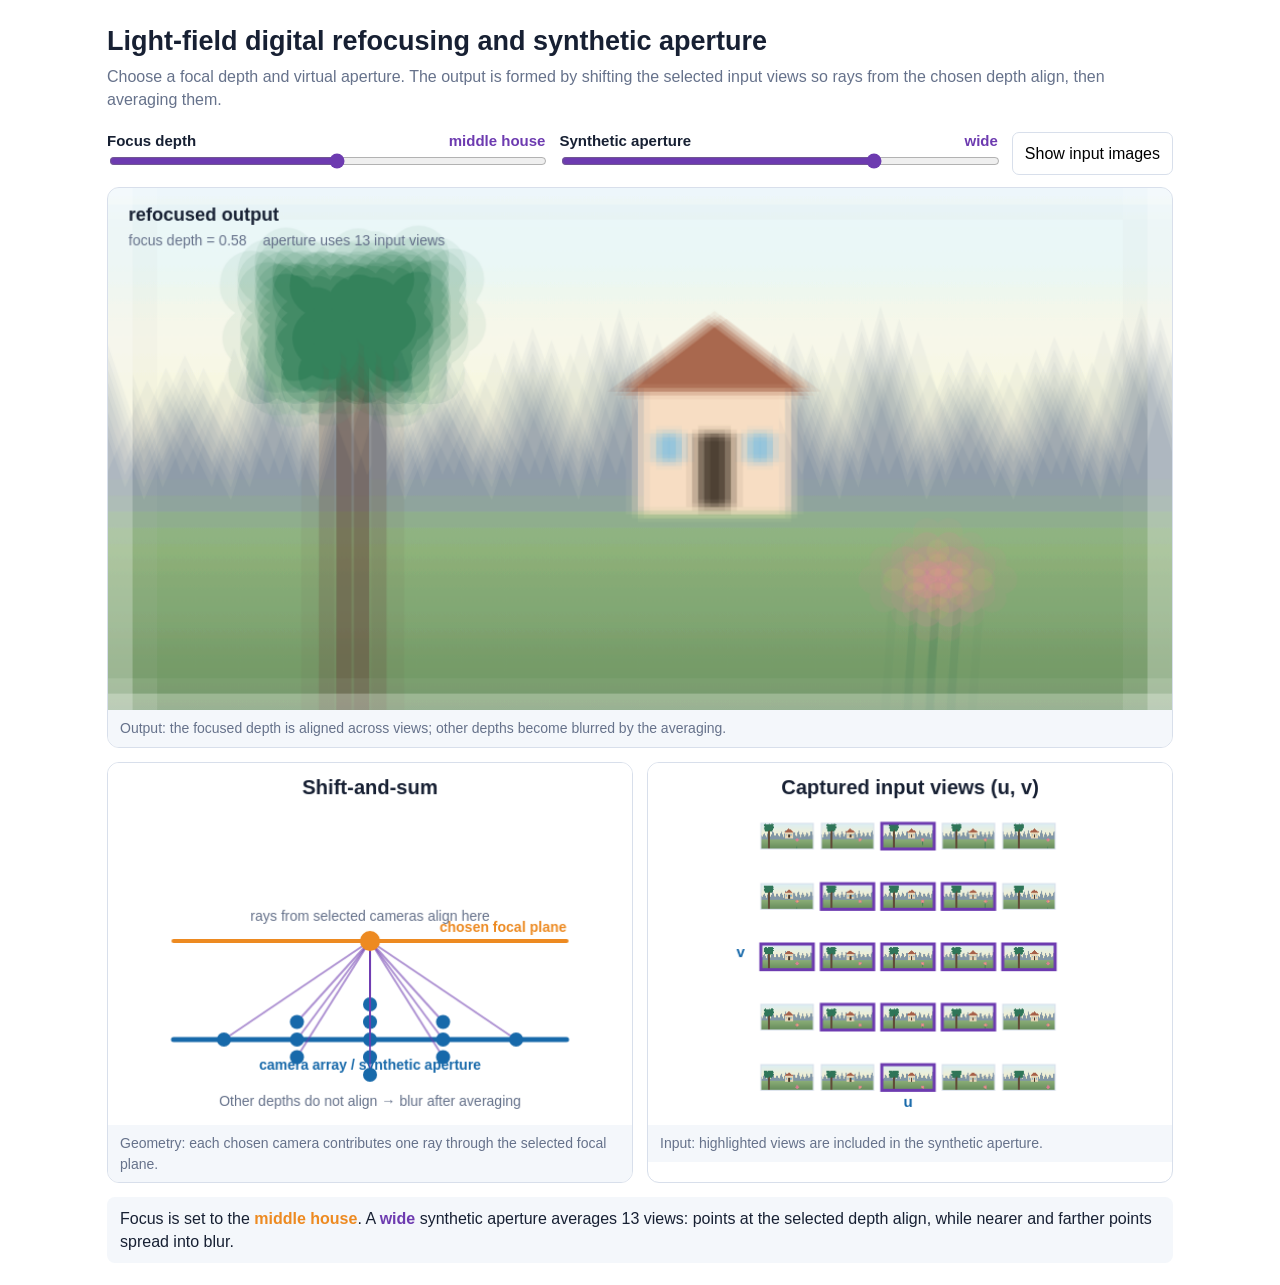
<file: VC3/LF-focus-aperture-explorer.html>
<!doctype html>
<html lang="en"><head><meta charset="utf-8"><meta name="viewport" content="width=device-width,initial-scale=1"><title>Light-field focus and aperture explorer</title><style>
:root{--ink:#172033;--muted:#66728b;--line:#d8dfeb;--blue:#1769aa;--orange:#ed8a21;--purple:#6d3bb0;--pale:#f4f7fb}*{box-sizing:border-box}body{margin:0;background:#fff;color:var(--ink);font:16px/1.45 Arial,sans-serif}main{max-width:1110px;margin:auto;padding:22px}h1{font-size:27px;margin:0 0 4px}p{margin:0;color:var(--muted)}.controls{display:grid;grid-template-columns:1fr 1fr auto;gap:14px;align-items:end;margin:18px 0 12px}.control label{display:flex;justify-content:space-between;font-weight:700;font-size:15px}.control output{color:var(--purple)}input{width:100%;accent-color:var(--purple)}button{padding:9px 12px;border:1px solid var(--line);background:#fff;border-radius:7px;font:inherit;cursor:pointer}.active{background:var(--ink);color:#fff;border-color:var(--ink)}.panel{border:1px solid var(--line);border-radius:12px;overflow:hidden}.panel canvas{display:block;width:100%;height:auto}.below{display:grid;grid-template-columns:1fr 1fr;gap:14px;margin-top:14px}.caption{padding:8px 12px;background:var(--pale);font-size:14px;color:var(--muted)}.readout{margin-top:14px;padding:10px 13px;border-radius:8px;background:var(--pale)}.blue{color:var(--blue);font-weight:bold}.orange{color:var(--orange);font-weight:bold}.purple{color:var(--purple);font-weight:bold}@media(max-width:680px){main{padding:14px}h1{font-size:22px}.controls,.below{grid-template-columns:1fr}.controls button{width:100%}}</style></head><body><main>
<h1>Light-field digital refocusing and synthetic aperture</h1><p>Choose a focal depth and virtual aperture. The output is formed by shifting the selected input views so rays from the chosen depth align, then averaging them.</p>
<div class="controls"><div class="control"><label for="focus">Focus depth <output id="focusValue"></output></label><input id="focus" type="range" min="0" max="100" value="52"></div><div class="control"><label for="aperture">Synthetic aperture <output id="apertureValue"></output></label><input id="aperture" type="range" min="0" max="100" value="72"></div><button id="inputs" type="button" aria-pressed="false">Show input images</button></div>
<div class="panel"><canvas id="output" width="1040" height="510" aria-label="Refocused light-field output"></canvas><div class="caption">Output: the focused depth is aligned across views; other depths become blurred by the averaging.</div></div>
<div class="below"><div class="panel"><canvas id="diagram" width="520" height="360" aria-label="Shift and sum diagram"></canvas><div class="caption">Geometry: each chosen camera contributes one ray through the selected focal plane.</div></div><div class="panel"><canvas id="inputsCanvas" width="520" height="360" aria-label="Input light-field views"></canvas><div class="caption">Input: highlighted views are included in the synthetic aperture.</div></div></div>
<div id="readout" class="readout" aria-live="polite"></div></main><script>
(()=>{const out=document.getElementById('output'),oc=out.getContext('2d'),diag=document.getElementById('diagram'),dc=diag.getContext('2d'),icv=document.getElementById('inputsCanvas'),ic=icv.getContext('2d'),focus=document.getElementById('focus'),aperture=document.getElementById('aperture'),fv=document.getElementById('focusValue'),av=document.getElementById('apertureValue'),readout=document.getElementById('readout'),inputsBtn=document.getElementById('inputs');const C={ink:'#172033',muted:'#66728b',line:'#d8dfeb',blue:'#1769aa',orange:'#ed8a21',purple:'#6d3bb0',pale:'#f4f7fb'};let showInputs=false;const N=5,W=1040,H=510,views=[];const txt=(c,s,x,y,z=16,col=C.ink,a='left',w='400')=>{c.font=`${w} ${z}px Arial`;c.fillStyle=col;c.textAlign=a;c.fillText(s,x,y)},ln=(c,x1,y1,x2,y2,col,w=2,alpha=1)=>{c.save();c.globalAlpha=alpha;c.strokeStyle=col;c.lineWidth=w;c.lineCap='round';c.beginPath();c.moveTo(x1,y1);c.lineTo(x2,y2);c.stroke();c.restore()},circ=(c,x,y,r,col)=>{c.fillStyle=col;c.beginPath();c.arc(x,y,r,0,Math.PI*2);c.fill()};
function source(c,u,v,w=W,h=H){c.clearRect(0,0,w,h);const sky=c.createLinearGradient(0,0,0,h);sky.addColorStop(0,'#dbeef5');sky.addColorStop(.58,'#faf1c8');sky.addColorStop(.59,'#8fb27b');sky.addColorStop(1,'#668b5b');c.fillStyle=sky;c.fillRect(0,0,w,h);const bgx=u*11,bgy=v*7;c.fillStyle='#8196a5';c.beginPath();c.moveTo(-50+bgx,h*.55+bgy);for(let x=-50;x<w+80;x+=85){c.lineTo(x+40+bgx,h*.32+Math.sin(x*.05)*25+bgy);c.lineTo(x+85+bgx,h*.55+bgy)}c.lineTo(w+80,h*.62);c.lineTo(-50,h*.62);c.fill();const mx=u*36,my=v*24;c.fillStyle='#e7d7b7';c.fillRect(w*.57-75+mx,h*.39+my,150,120);c.fillStyle='#a66048';c.beginPath();c.moveTo(w*.57-93+mx,h*.39+my);c.lineTo(w*.57+mx,h*.25+my);c.lineTo(w*.57+93+mx,h*.39+my);c.fill();c.fillStyle='#4c3c30';c.fillRect(w*.57-16+mx,h*.47+my,32,72);c.fillStyle='#85b7d0';c.fillRect(w*.57-57+mx,h*.47+my,25,28);c.fillRect(w*.57+32+mx,h*.47+my,25,28);const fx=u*82,fy=v*54,tx=w*.23+fx,ty=h*.14+fy;c.fillStyle='#604a37';c.fillRect(tx-16,ty+75,32,h-ty);for(let a=-.85;a<=.85;a+=.28)ln(c,tx,ty+135,tx+Math.sin(a)*100,ty+25,'#604a37',10);for(let k=0;k<18;k++){const a=k*2.17;circ(c,tx+Math.cos(a)*66,ty+62+Math.sin(a*1.75)*48,30,'#2f7558')}const px=w*.78+fx*1.1,py=h*.75+fy*1.1;ln(c,px,py,px-9,h,'#437e58',8);for(let k=0;k<6;k++)circ(c,px+Math.cos(k*Math.PI/3)*21,py+Math.sin(k*Math.PI/3)*21,14,'#d97f94');circ(c,px,py,11,'#f5ca51')}
for(let r=0;r<N;r++)for(let q=0;q<N;q++){const u=(q-2)/2,v=(r-2)/2,can=document.createElement('canvas');can.width=W;can.height=H;source(can.getContext('2d'),u,v);views.push({u,v,can})}
function pFocus(){return .13+.87*(+focus.value/100)}function apertureRadius(){return +aperture.value/100*Math.SQRT2}function used(){const rad=apertureRadius();let a=views.filter(x=>Math.hypot(x.u,x.v)<=rad+.001);if(!a.length)a=views.filter(x=>x.u===0&&x.v===0);return a}
function drawOutput(){const f=pFocus(),sel=used();oc.clearRect(0,0,W,H);oc.save();oc.globalCompositeOperation='lighter';oc.globalAlpha=1/sel.length;sel.forEach(x=>oc.drawImage(x.can,-f*82*x.u,-f*54*x.v));oc.restore();if(showInputs){const tw=114,th=56,x0=W-2*tw-28,y0=H-2*th-27;oc.fillStyle='rgba(255,255,255,.9)';oc.fillRect(x0-8,y0-24,2*tw+18,2*th+37);txt(oc,'selected source images',x0,y0-7,12,C.muted);sel.slice(0,4).forEach((x,i)=>{const xx=x0+(i%2)*(tw+7),yy=y0+Math.floor(i/2)*(th+7);oc.drawImage(x.can,xx,yy,tw,th);oc.strokeStyle=C.purple;oc.lineWidth=2;oc.strokeRect(xx,yy,tw,th)})}txt(oc,'refocused output',20,32,18,C.ink,'left','700');txt(oc,`focus depth = ${f.toFixed(2)}    aperture uses ${sel.length} input views`,20,56,14,C.muted)}
function drawDiag(){const w=diag.width,h=diag.height,f=pFocus(),sel=used();dc.clearRect(0,0,w,h);dc.fillStyle='#fff';dc.fillRect(0,0,w,h);txt(dc,'Shift-and-sum',w/2,31,20,C.ink,'center','700');const camY=275,focusY=110+f*115;ln(dc,65,camY,455,camY,C.blue,5);txt(dc,'camera array / synthetic aperture',w/2,305,14,C.blue,'center','700');ln(dc,65,focusY,455,focusY,C.orange,4);txt(dc,'chosen focal plane',455,focusY-9,14,C.orange,'right','700');sel.forEach(x=>{const px=260+x.u*145,py=camY+x.v*35;ln(dc,px,py,260,focusY,C.purple,2,.55);circ(dc,px,py,7,C.blue)});circ(dc,260,focusY,10,C.orange);txt(dc,'rays from selected cameras align here',260,focusY-20,14,C.muted,'center');txt(dc,'Other depths do not align → blur after averaging',w/2,341,14,C.muted,'center')}
function drawInputs(){const w=icv.width,h=icv.height;ic.clearRect(0,0,w,h);ic.fillStyle='#fff';ic.fillRect(0,0,w,h);txt(ic,'Captured input views (u, v)',w/2,31,20,C.ink,'center','700');const size=52,gap=8,x0=112,y0=60,set=new Set(used());for(let r=0;r<N;r++)for(let q=0;q<N;q++){const x=x0+q*(size+gap),y=y0+r*(size+gap),view=views[r*N+q];ic.drawImage(view.can,x,y,size,size*H/W);ic.strokeStyle=set.has(view)?C.purple:C.line;ic.lineWidth=set.has(view)?3:1;ic.strokeRect(x,y,size,size*H/W)}txt(ic,'u',x0+2*(size+gap)+size/2,342,15,C.blue,'center','700');txt(ic,'v',92,y0+2*(size+gap)+size*H/W/2,15,C.blue,'center','700')}
function update(){const f=pFocus(),rad=apertureRadius(),label=f<.37?'far background':f<.72?'middle house':'foreground tree';fv.textContent=label;av.textContent=rad<.15?'pinhole':rad<.75?'medium':'wide';drawOutput();drawDiag();drawInputs();readout.innerHTML=`Focus is set to the <span class="orange">${label}</span>. A <span class="purple">${av.textContent}</span> synthetic aperture averages ${used().length} views: points at the selected depth align, while nearer and farther points spread into blur.`}focus.oninput=update;aperture.oninput=update;inputsBtn.onclick=()=>{showInputs=!showInputs;inputsBtn.classList.toggle('active',showInputs);inputsBtn.setAttribute('aria-pressed',showInputs);update()};update()})();
</script></body></html>
</file>
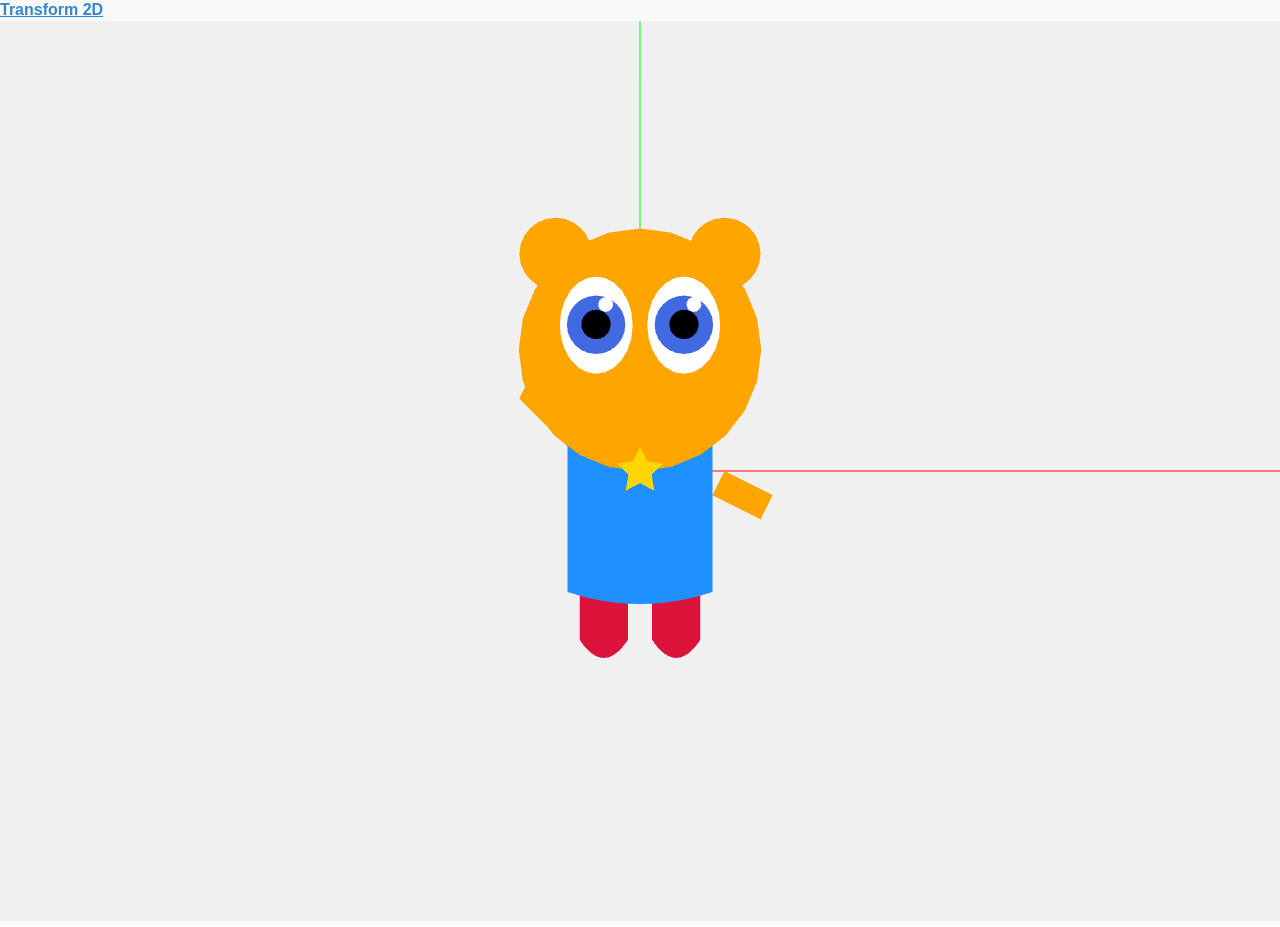
<file: tutorials/transformations/2DAnimations.html>
<!DOCTYPE html>
<html lang="en">
	<head>
		<title>2D Animation Principles</title>
		<meta charset="utf-8">
		<meta name="viewport" content="width=device-width, user-scalable=no, minimum-scale=1.0, maximum-scale=1.0">
		<!-- Note: These are placeholder paths. You may need to adjust them. -->
		<link rel="stylesheet" href="Transformations2DTutorial/themes/test.min.css" />
		<link rel="stylesheet" href="Transformations2DTutorial/themes/jquery.mobile.icons.min.css" />
		<link rel="stylesheet" href="Transformations2DTutorial/jquery/jquery.mobile.structure-1.4.5.min.css" />
		<script src="Transformations2DTutorial/jquery/jquery-1.11.1.min.js"></script>
		<script src="Transformations2DTutorial/jquery/jquery.mobile-1.4.5.min.js"></script>

		<style>
			body {
				margin: 0px;
				background-color: #000000;
				overflow: hidden;
			}
			/* Simple styling for the new inputs */
			#popupBasic input[type=number] {
				width: 70px;
				padding: 5px;
				margin: 0 10px 10px 5px;
				color: black; /* Ensure text is visible */
			}
		</style>
	</head>
	<body>

		<!-- Note: These are placeholder paths. You may need to adjust them. -->
		<script src="Transformations2DTutorial/three.min.js"></script>
		<script src="Transformations2DTutorial/js/OrbitControls.js"></script>

		<a href="#" id="popupbutton" data-rel="popup">Transform 2D</a>

		<div data-role="popup" id="popupBasic" data-dismissible="false" data-theme="b" style="z-index: 3000; position: absolute; padding: 10px 20px 10px 10px;width:360px; background-color: rgba(202, 202, 202, 0.75);" data-position-to="#popupbutton">
			<a href="#" data-rel="back" class="ui-btn ui-corner-all ui-shadow ui-btn-b ui-icon-delete ui-btn-icon-notext ui-btn-left">Close</a>

			<h4>Move To Position</h4>
			<div>
				<label for="targetX">X:</label>
				<input type="number" id="targetX" value="0">
				<label for="targetY">Y:</label>
				<input type="number" id="targetY" value="0">
				<button type="button" id="moveButton" onclick="setTargetPosition()">Move!</button>
			</div>

			<hr>

			<h3>Transform 2D</h3>
			<h4>Input</h4>
			<div id="main">
				<form>
					<textarea  id="matrix" rows="4">
[1, 0, 0],
[0, 1, 0],
[0, 0, 1]
					</textarea>
					<button type="button" id="applyButton" onclick="applyMatrix()" >Apply Matrix!</button>
					<button type="button" id="resetButton" onclick="resetMatrix()" >Reset Matrix!</button>
					<h4>Output</h4>
					<textarea id="completematrix" rows="4"></textarea>
				</form>
			</div>
		</div>

		<script>
			var container;
			var camera, scene, renderer;
			var controls;
			var group; // This group will be transformed
			var characterAnchor; // This group will hold the character in place
			var targetPosition = new THREE.Vector3(0, 0, 0); // Target for movement

			init();
			animate();

			function init() {
				container = document.createElement( 'div' );
				document.body.appendChild( container );

				scene = new THREE.Scene();

				camera = new THREE.PerspectiveCamera( 50, window.innerWidth / window.innerHeight, 1, 2000 );
				camera.position.set( 0, 0, 40 );
				scene.add( camera );

				var light = new THREE.PointLight( 0xffffff, 0.8 );
				camera.add( light );

				characterAnchor = new THREE.Group();
				characterAnchor.position.y = -5;
				scene.add(characterAnchor);

				group = new THREE.Group();
				characterAnchor.add(group);

				var axisHelper = new THREE.AxisHelper(1000);
				scene.add(axisHelper);


				function addShape( shape, mcolor, z ) {
					var geometry = new THREE.ShapeBufferGeometry( shape );
					var meshMaterial = new THREE.MeshBasicMaterial({color: mcolor, side: THREE.DoubleSide});
					var mesh = new THREE.Mesh( geometry, meshMaterial);
					mesh.position.set( 0, 0, z );
					group.add( mesh );
				}

				// --- Character Code ---
				const colors = {
					skin: 0xffa500,      // Orange
					shirt: 0x1e90ff,     // DodgerBlue
					star: 0xffd700,      // Gold
					shoes: 0xdc143c,     // Crimson
					white: 0xffffff,
					black: 0x000000,
					iris: 0x4169e1      // RoyalBlue
				};

				var head = new THREE.Shape();
				head.absarc(0, 10, 5, 0, Math.PI * 2, false);
				var leftEar = new THREE.Shape();
				leftEar.absarc(-3.5, 14, 1.5, 0, Math.PI * 2, false);
				var rightEar = new THREE.Shape();
				rightEar.absarc(3.5, 14, 1.5, 0, Math.PI * 2, false);
				var leftEyeWhite = new THREE.Shape();
				leftEyeWhite.absellipse(-1.8, 11, 1.5, 2, 0, Math.PI * 2, false);
				var leftEyeIris = new THREE.Shape();
				leftEyeIris.absarc(-1.8, 11, 1.2, 0, Math.PI * 2, false);
				var leftEyePupil = new THREE.Shape();
				leftEyePupil.absarc(-1.8, 11, 0.6, 0, Math.PI * 2, false);
				var leftEyeGlint = new THREE.Shape();
				leftEyeGlint.absarc(-1.4, 11.8, 0.3, 0, Math.PI * 2, false);
				var rightEyeWhite = new THREE.Shape();
				rightEyeWhite.absellipse(1.8, 11, 1.5, 2, 0, Math.PI * 2, false);
				var rightEyeIris = new THREE.Shape();
				rightEyeIris.absarc(1.8, 11, 1.2, 0, Math.PI * 2, false);
				var rightEyePupil = new THREE.Shape();
				rightEyePupil.absarc(1.8, 11, 0.6, 0, Math.PI * 2, false);
				var rightEyeGlint = new THREE.Shape();
				rightEyeGlint.absarc(2.2, 11.8, 0.3, 0, Math.PI * 2, false);
				var body = new THREE.Shape();
				body.moveTo(-3, 0);
				body.lineTo(-3, 7);
				body.quadraticCurveTo(0, 9, 3, 7);
				body.lineTo(3, 0);
				body.quadraticCurveTo(0, -1, -3, 0);
				var star = new THREE.Shape();
				var R = 1, r = 0.5;
				star.moveTo(0, 5 + R);
				for (var i = 1; i < 10; i++) {
					var radius = i % 2 === 0 ? R : r;
					var angle = i * Math.PI / 5;
					star.lineTo(radius * Math.sin(angle), 5 + radius * Math.cos(angle));
				}
				var leftArm = new THREE.Shape();
				leftArm.moveTo(-3, 6);
				leftArm.lineTo(-5, 8);
				leftArm.lineTo(-4.5, 9);
				leftArm.lineTo(-2.5, 7);
				var rightArm = new THREE.Shape();
				rightArm.moveTo(3, 4);
				rightArm.lineTo(5, 3);
				rightArm.lineTo(5.5, 4);
				rightArm.lineTo(3.5, 5);
				rightArm.lineTo(3, 4);
				var leftLeg = new THREE.Shape();
				leftLeg.moveTo(-2.5, -2);
				leftLeg.lineTo(-2.5, 0);
				leftLeg.lineTo(-0.5, 0);
				leftLeg.lineTo(-0.5, -2);
				leftLeg.quadraticCurveTo(-1.5, -3.5, -2.5, -2);
				var rightLeg = new THREE.Shape();
				rightLeg.moveTo(0.5, -2);
				rightLeg.lineTo(0.5, 0);
				rightLeg.lineTo(2.5, 0);
				rightLeg.lineTo(2.5, -2);
				rightLeg.quadraticCurveTo(1.5, -3.5, 0.5, -2);

				var z = 0;
				addShape(leftEar, colors.skin, z);
				addShape(rightEar, colors.skin, z);
				addShape(leftArm, colors.skin, z);
				addShape(rightArm, colors.skin, z);
				addShape(leftLeg, colors.shoes, z);
				addShape(rightLeg, colors.shoes, z);
				addShape(body, colors.shirt, z += 0.1);
				addShape(head, colors.skin, z += 0.1);
				z += 0.1;
				addShape(leftEyeWhite, colors.white, z);
				addShape(rightEyeWhite, colors.white, z);
				addShape(star, colors.star, z);
				z += 0.1;
				addShape(leftEyeIris, colors.iris, z);
				addShape(rightEyeIris, colors.iris, z);
				z += 0.1;
				addShape(leftEyePupil, colors.black, z);
				addShape(rightEyePupil, colors.black, z);
				z += 0.1;
				addShape(leftEyeGlint, colors.white, z);
				addShape(rightEyeGlint, colors.white, z);

				renderer = new THREE.WebGLRenderer( { antialias: true } );
				renderer.setClearColor( 0xf0f0f0 );
				renderer.setPixelRatio( window.devicePixelRatio );
				renderer.setSize( window.innerWidth, window.innerHeight );
				container.appendChild( renderer.domElement );

				controls = new THREE.OrbitControls(camera, renderer.domElement);
				controls.noRotate = true;
				window.addEventListener( 'resize', onWindowResize, false );
			}

			function PopUp(){
				$( "#popupBasic" ).popup( "open" );
				controls.noPan= true;
			}

			$(document).ready(function(){
				setTimeout(function(){ PopUp() }, 1000);
			});

			function onWindowResize() {
				camera.aspect = window.innerWidth / window.innerHeight;
				camera.updateProjectionMatrix();
				renderer.setSize( window.innerWidth, window.innerHeight );
			}

			// --- NEW FUNCTION TO SET TARGET ---
			function setTargetPosition() {
				const x = parseFloat(document.getElementById('targetX').value) || 0;
				const y = parseFloat(document.getElementById('targetY').value) || 0;
				targetPosition.x = x;
				targetPosition.y = y;
			}

			function applyMatrix() {
				var inputMat = "[ " + $('#matrix').val() + " ]";
				if(IsJsonStringValid(inputMat)){
					var m1 = JSON.parse( inputMat);
					if(m1.length==3 && m1[0].length==3){
						var m = new THREE.Matrix4();
						m.set(
							m1[0][0], m1[0][1], 0, m1[0][2],
							m1[1][0], m1[1][1], 0, m1[1][2],
							0,       0,        1, 0,
							m1[2][0], m1[2][1], 0, m1[2][2]
						);
						group.applyMatrix( m );
						var completemat = group.matrix.elements;
						printMatrix(completemat);
					} else {
						alert("Wrong matrix format: Must be a 3x3 matrix.");
					}
				} else {
					alert("Wrong matrix format: Invalid JSON.");
				}
			}

			function resetMatrix() {
				// Also reset the target position on reset
				targetPosition.set(0, 0, 0);
				document.getElementById('targetX').value = 0;
				document.getElementById('targetY').value = 0;

				group.position.set( 0, 0, 0 );
				group.rotation.set( 0, 0, 0 );
				group.scale.set( 1, 1, 1 );
				group.updateMatrix();
				var completemat = group.matrix.elements;
				printMatrix(completemat);
			}

			function IsJsonStringValid(str) {
				try {
					JSON.parse(str);
				} catch (e) {
					return false;
				}
				return true;
			}

			function printMatrix(completemat){
				var message ="";
				message += completemat[0].toFixed(4) + ", " + completemat[4].toFixed(4) + ", " + completemat[12].toFixed(4) + "\n";
				message += completemat[1].toFixed(4) + ", " + completemat[5].toFixed(4) + ", " + completemat[13].toFixed(4) + "\n";
				message += completemat[3].toFixed(4) + ", " + completemat[7].toFixed(4) + ", " + completemat[15].toFixed(4) + "\n";
				document.getElementById('completematrix').value = message;
			}

			// --- UPDATED ANIMATION FUNCTION ---
			function animate() {
				requestAnimationFrame(animate);

				// Smoothly move (lerp) the group towards the target position
				const lerpFactor = 0.05; // Controls the speed of the movement
				group.position.x += (targetPosition.x - group.position.x) * lerpFactor;
				group.position.y += (targetPosition.y - group.position.y) * lerpFactor;

				// The matrix needs to be updated after changing position
				group.updateMatrix();

				// Continuously update the output window with the current matrix
				printMatrix(group.matrix.elements);

				render();
			}

			function render() {
				controls.update();
				renderer.render( scene, camera );
			}
		</script>
	</body>
</html>
</file>
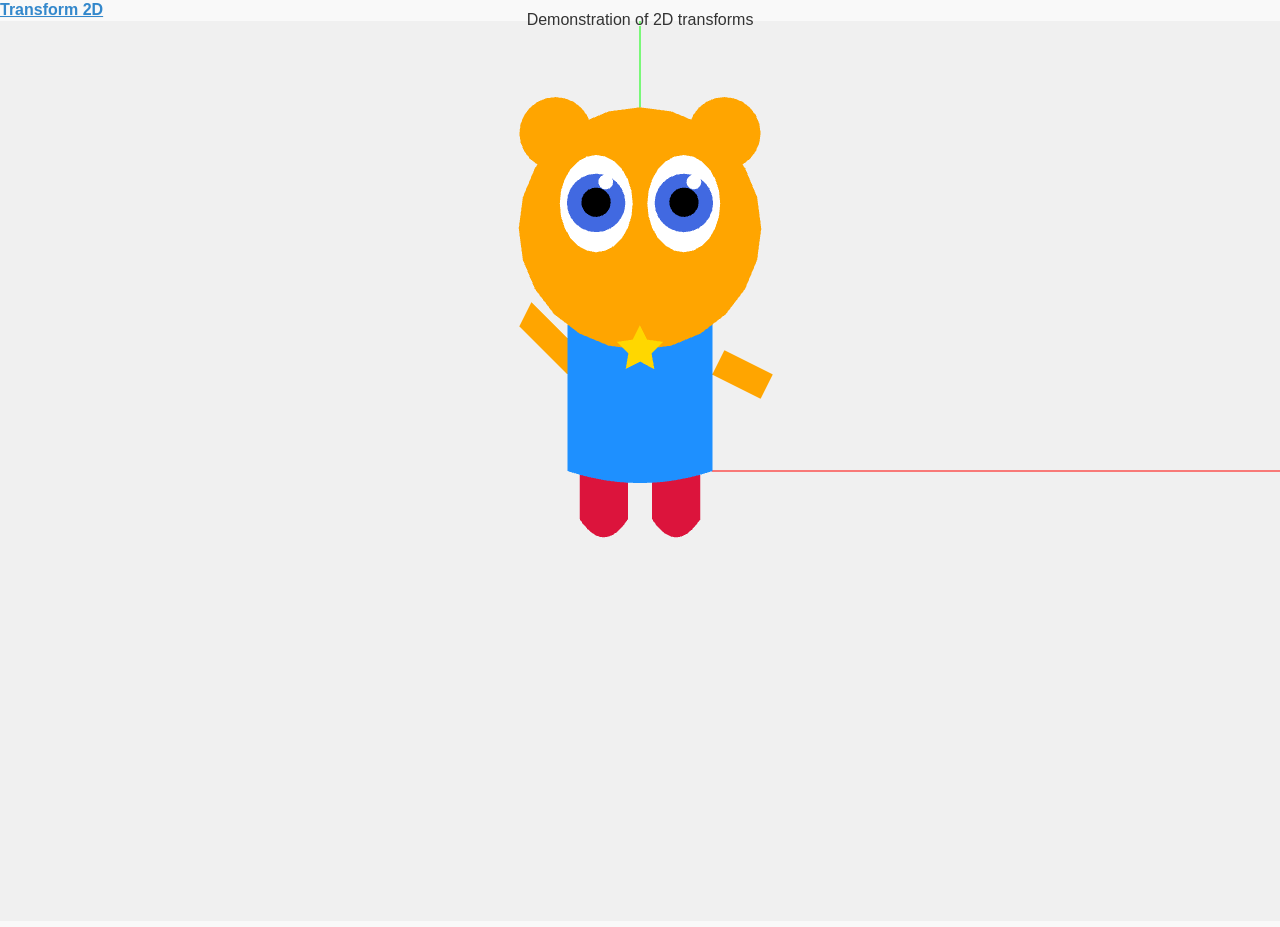
<file: tutorials/transformations/Transformations2DTutorial.html>
<!DOCTYPE html>
<html lang="en">
	<head>
		<title>2D Transformations</title>
		<meta charset="utf-8">
		<meta name="viewport" content="width=device-width, user-scalable=no, minimum-scale=1.0, maximum-scale=1.0">
		<link rel="stylesheet" href="Transformations2DTutorial/themes/test.min.css" />
		<link rel="stylesheet" href="Transformations2DTutorial/themes/jquery.mobile.icons.min.css" />
		<link rel="stylesheet" href="Transformations2DTutorial/jquery/jquery.mobile.structure-1.4.5.min.css" />
		<script src="Transformations2DTutorial/jquery/jquery-1.11.1.min.js"></script>
		<script src="Transformations2DTutorial/jquery/jquery.mobile-1.4.5.min.js"></script>

		<style>
			body {
				margin: 0px;
				background-color: #000000;
				overflow: hidden;
			}
		</style>
	</head>
	<body>

		<script src="Transformations2DTutorial/three.min.js"></script>
		<script src="Transformations2DTutorial/js/OrbitControls.js"></script>
		<a href="Transformations2DTutorial.html#popupBasic" id="popupbutton" data-rel="popup">Transform 2D</a>

		<div data-role="popup" id="popupBasic" data-dismissible="false" data-theme="b" style="z-index: 3000; position: absolute; padding: 10px 20px 10px 10px;width:360px; background-color: rgba(202, 202, 202, 0.75);background: rgba(202, 202, 202, 0.75);" data-position-to="#popupbutton">
			<a href="Transformations2DTutorial.html#" data-rel="back" class="ui-btn ui-corner-all ui-shadow ui-btn-b ui-icon-delete ui-btn-icon-notext ui-btn-left">Close</a>
			<h3>Transform 2D</h3>
			<h4>Input</h4>
			<div id="main">
				<form>
					<textarea  id="matrix">
[1, 0, 0],
[0, 1, 0],
[0, 0, 1]
					</textarea>
					<button type="button" id="applyButton" onclick="applyMatrix()" >Apply Matrix!</button>
					<button type="button" id="resetButton" onclick="resetMatrix()" >Reset Matrix!</button>
					<h4>Output</h4>
					<textarea id="completematrix">




</textarea>
				</form>
			</div>
		</div>

		<script>
			var container;
			var camera, scene, renderer;
			var controls;
			var group;

			// We don't need a single global mesh variable anymore
			// var mesh;

			var targetRotation = 0;
			var targetRotationOnMouseDown = 0;
			var mouseX = 0;
			var mouseXOnMouseDown = 0;
			var windowHalfX = window.innerWidth / 2;
			var windowHalfY = window.innerHeight / 2;

			init();
			animate();

			function createLabeledAxes(options) {
    // Use defaults for missing options
    const config = {
        size: options.size || 10,
        axisRadius: options.axisRadius || 0.05,
        tickRadius: options.tickRadius || 0.03,
        tickLength: options.tickLength || 0.5,
        tickSpacing: options.tickSpacing || 1,
        labelSize: options.labelSize || 16
    };

    const axesGroup = new THREE.Group();

    // Axes
    const xAxis = createAxis('x', 0xff0000, config.axisRadius, config.size); // Red
    const yAxis = createAxis('y', 0x00ff00, config.axisRadius, config.size); // Green
    const zAxis = createAxis('z', 0x0000ff, config.axisRadius, config.size); // Blue
    axesGroup.add(xAxis, yAxis, zAxis);

    // Axis Labels ('X', 'Y', 'Z')
    const xLabel = createLabel('X', new THREE.Vector3(config.size + 1, 0, 0), '#ff0000', config.labelSize + 4);
    const yLabel = createLabel('Y', new THREE.Vector3(0, config.size + 1, 0), '#00ff00', config.labelSize + 4);
    const zLabel = createLabel('Z', new THREE.Vector3(0, 0, config.size + 1), '#0000ff', config.labelSize + 4);
    axesGroup.add(xLabel, yLabel, zLabel);


    // Ticks and Tick Labels
    for (let i = config.tickSpacing; i <= config.size; i += config.tickSpacing) {
        // --- X Axis Ticks ---
        const xTickGeom = new THREE.CylinderGeometry(config.tickRadius, config.tickRadius, config.tickLength, 6);
        const xTickMat = new THREE.MeshBasicMaterial({ color: 0xff0000 });
        const xTick = new THREE.Mesh(xTickGeom, xTickMat);
        xTick.position.x = i;
        axesGroup.add(xTick);
        axesGroup.add(createLabel(i.toString(), new THREE.Vector3(i, -config.tickLength, 0), '#ff0000', config.labelSize));

        // --- Y Axis Ticks ---
        const yTickGeom = new THREE.CylinderGeometry(config.tickRadius, config.tickRadius, config.tickLength, 6);
        const yTickMat = new THREE.MeshBasicMaterial({ color: 0x00ff00 });
        const yTick = new THREE.Mesh(yTickGeom, yTickMat);
        yTick.rotation.z = Math.PI / 2; // Rotate to be perpendicular to the axis
        yTick.position.y = i;
        axesGroup.add(yTick);
        axesGroup.add(createLabel(i.toString(), new THREE.Vector3(config.tickLength, i, 0), '#00ff00', config.labelSize));

        // --- Z Axis Ticks ---
        const zTickGeom = new THREE.CylinderGeometry(config.tickRadius, config.tickRadius, config.tickLength, 6);
        const zTickMat = new THREE.MeshBasicMaterial({ color: 0x0000ff });
        const zTick = new THREE.Mesh(zTickGeom, zTickMat);
        zTick.rotation.x = Math.PI / 2; // Rotate to be perpendicular to the axis
        zTick.position.z = i;
        axesGroup.add(zTick);
        axesGroup.add(createLabel(i.toString(), new THREE.Vector3(0, -config.tickLength, i), '#0000ff', config.labelSize));
    }

    return axesGroup;
}

			function init() {
				container = document.createElement( 'div' );
				document.body.appendChild( container );

				var info = document.createElement( 'div' );
				info.style.position = 'absolute';
				info.style.top = '10px';
				info.style.width = '100%';
				info.style.textAlign = 'center';
				info.innerHTML = 'Demonstration of 2D transforms';
				container.appendChild( info );

				scene = new THREE.Scene();

				camera = new THREE.PerspectiveCamera( 50, window.innerWidth / window.innerHeight, 1, 2000 );
				camera.position.set( 0, 0, 40 ); // Moved camera back a bit to see the whole character
				scene.add( camera );

				var light = new THREE.PointLight( 0xffffff, 0.8 );
				camera.add( light );

				group = new THREE.Group();
				var axisHelper = new THREE.AxisHelper( 1000);
				scene.add( axisHelper );

				//group.position.y = -5; // Center the character vertically
				group.position.z = 0;
				scene.add( group );

				// Modified addShape to correctly handle Z-position for layering
				function addShape( shape, mcolor, z ) {
					var geometry = new THREE.ShapeBufferGeometry( shape );
					var meshMaterial = new THREE.MeshBasicMaterial({color: mcolor, side: THREE.DoubleSide});
					var mesh = new THREE.Mesh( geometry, meshMaterial);
					mesh.position.set( 0, 0, z );
					group.add( mesh ); // Add the mesh to the group
				}

				// --- Character Code ---
				const colors = {
					skin: 0xffa500,      // Orange
					shirt: 0x1e90ff,     // DodgerBlue
					star: 0xffd700,      // Gold
					shoes: 0xdc143c,     // Crimson
					white: 0xffffff,
					black: 0x000000,
					iris: 0x4169e1      // RoyalBlue
				};

				// Head (a large circle)
				var head = new THREE.Shape();
				head.absarc(0, 10, 5, 0, Math.PI * 2, false);

				// Left Ear
				var leftEar = new THREE.Shape();
				leftEar.absarc(-3.5, 14, 1.5, 0, Math.PI * 2, false);

				// Right Ear
				var rightEar = new THREE.Shape();
				rightEar.absarc(3.5, 14, 1.5, 0, Math.PI * 2, false);

				// Left Eye (White part)
				var leftEyeWhite = new THREE.Shape();
				leftEyeWhite.absellipse(-1.8, 11, 1.5, 2, 0, Math.PI * 2, false);

				// Left Eye (Iris)
				var leftEyeIris = new THREE.Shape();
				leftEyeIris.absarc(-1.8, 11, 1.2, 0, Math.PI * 2, false);

				// Left Eye (Pupil)
				var leftEyePupil = new THREE.Shape();
				leftEyePupil.absarc(-1.8, 11, 0.6, 0, Math.PI * 2, false);

				// Left Eye (Glint)
				var leftEyeGlint = new THREE.Shape();
				leftEyeGlint.absarc(-1.4, 11.8, 0.3, 0, Math.PI * 2, false);

				// Right Eye (White part)
				var rightEyeWhite = new THREE.Shape();
				rightEyeWhite.absellipse(1.8, 11, 1.5, 2, 0, Math.PI * 2, false);

				// Right Eye (Iris)
				var rightEyeIris = new THREE.Shape();
				rightEyeIris.absarc(1.8, 11, 1.2, 0, Math.PI * 2, false);

				// Right Eye (Pupil)
				var rightEyePupil = new THREE.Shape();
				rightEyePupil.absarc(1.8, 11, 0.6, 0, Math.PI * 2, false);

				// Right Eye (Glint)
				var rightEyeGlint = new THREE.Shape();
				rightEyeGlint.absarc(2.2, 11.8, 0.3, 0, Math.PI * 2, false);

				// Body (a softer, rounded shape)
				var body = new THREE.Shape();
				body.moveTo(-3, 0);
				body.lineTo(-3, 7);
				body.quadraticCurveTo(0, 9, 3, 7); // Rounded shoulders
				body.lineTo(3, 0);
				body.quadraticCurveTo(0, -1, -3, 0); // Rounded bottom

				// Star on shirt
				var star = new THREE.Shape();
				var R = 1, r = 0.5; // Outer and inner radius
				star.moveTo(0, 5 + R);
				for (var i = 1; i < 10; i++) {
					var radius = i % 2 === 0 ? R : r;
					var angle = i * Math.PI / 5;
					star.lineTo(radius * Math.sin(angle), 5 + radius * Math.cos(angle));
				}

				// Left Arm (waving)
				var leftArm = new THREE.Shape();
				leftArm.moveTo(-3, 4);
				leftArm.lineTo(-5, 6);
				leftArm.lineTo(-4.5, 7);
				leftArm.lineTo(-2.5, 5);

				// Right Arm (lowered)
				var rightArm = new THREE.Shape();
				rightArm.moveTo(3, 4);
				rightArm.lineTo(5, 3);
				rightArm.lineTo(5.5, 4);
				rightArm.lineTo(3.5, 5);
				rightArm.lineTo(3, 4);

				// Left Leg/Shoe
				var leftLeg = new THREE.Shape();
				leftLeg.moveTo(-2.5, -2);
				leftLeg.lineTo(-2.5, 0);
				leftLeg.lineTo(-0.5, 0);
				leftLeg.lineTo(-0.5, -2);
				leftLeg.quadraticCurveTo(-1.5, -3.5, -2.5, -2);

				// Right Leg/Shoe
				var rightLeg = new THREE.Shape();
				rightLeg.moveTo(0.5, -2);
				rightLeg.lineTo(0.5, 0);
				rightLeg.lineTo(2.5, 0);
				rightLeg.lineTo(2.5, -2);
				rightLeg.quadraticCurveTo(1.5, -3.5, 0.5, -2);

				// --- Add them all to the scene ---
				var z = 0; // Base depth

				// Body Parts (drawn from back to front)
				addShape(leftEar, colors.skin, z);
				addShape(rightEar, colors.skin, z);
				addShape(leftArm, colors.skin, z);
				addShape(rightArm, colors.skin, z);
				addShape(leftLeg, colors.shoes, z);
				addShape(rightLeg, colors.shoes, z);
				addShape(body, colors.shirt, z += 0.1);
				addShape(head, colors.skin, z += 0.1);

				// Facial Features (layered on top)
				z += 0.1;
				addShape(leftEyeWhite, colors.white, z);
				addShape(rightEyeWhite, colors.white, z);
				addShape(star, colors.star, z);

				z += 0.1;
				addShape(leftEyeIris, colors.iris, z);
				addShape(rightEyeIris, colors.iris, z);

				z += 0.1;
				addShape(leftEyePupil, colors.black, z);
				addShape(rightEyePupil, colors.black, z);

				z += 0.1;
				addShape(leftEyeGlint, colors.white, z);
				addShape(rightEyeGlint, colors.white, z);
				// --- End Character Code ---

				renderer = new THREE.WebGLRenderer( { antialias: true } );
				renderer.setClearColor( 0xf0f0f0 );
				renderer.setPixelRatio( window.devicePixelRatio );
				renderer.setSize( window.innerWidth, window.innerHeight );
				container.appendChild( renderer.domElement );

				controls = new THREE.OrbitControls(camera, renderer.domElement);
				controls.noRotate = true; // to disable rotation
				window.addEventListener( 'resize', onWindowResize, false );
			}

			function PopUp(){
				$( "#popupBasic" ).popup( "open" );
				controls.noPan= true; // to disable pan
			}

			$(document).ready(function(){
				setTimeout(function(){ PopUp() }, 1000);
				$( "#popupBasic" ).bind({
					popupafterclose: function(event, ui) { /* controls.noPan= false; */ }
				});
			});

			function onWindowResize() {
				windowHalfX = window.innerWidth / 2;
				windowHalfY = window.innerHeight / 2;
				camera.aspect = window.innerWidth / window.innerHeight;
				camera.updateProjectionMatrix();
				renderer.setSize( window.innerWidth, window.innerHeight );
			}

			// --- MODIFIED FUNCTIONS ---

			function applyMatrix() {
				var inputMat = "[ " + $('#matrix').val() + " ]";

				if(IsJsonStringValid(inputMat)){
					var m1 = JSON.parse( inputMat);
					if(m1.length==3 && m1[0].length==3){
						var m = new THREE.Matrix4();
						m.set(
							m1[0][0], m1[0][1], 0, m1[0][2],
							m1[1][0], m1[1][1], 0, m1[1][2],
							0,       0,        1, 0,
							m1[2][0], m1[2][1], 0, m1[2][2]
						);
						// Apply matrix to the GROUP, not the single mesh
						group.applyMatrix( m );
						var completemat = group.matrix.elements;
						printMatrix(completemat);
					} else {
						alert("Wrong matrix format: Must be a 3x3 matrix.");
					}
				} else {
					alert("Wrong matrix format: Invalid JSON.");
				}
			}

			function resetMatrix() {
				// Reset the GROUP's transformations
				group.position.set( -0, 0, 0 ); // Set back to initial position
				group.rotation.set( 0, 0, 0 );
				group.scale.set( 1, 1, 1 );
				group.updateMatrix();

				var completemat = group.matrix.elements;
				printMatrix(completemat);
			}

			// --- HELPER FUNCTIONS (Unchanged) ---

			function IsJsonStringValid(str) {
				var maxLen = 1000;
				if (maxLen && str.length > maxLen) return false;
				try {
					JSON.parse(str);
				} catch (e) {
					return false;
				}
				return true;
			}

			function printMatrix(completemat){
				var message ="";
				message += completemat[0].toFixed(4) + ", " + completemat[4].toFixed(4) + ", " + completemat[12].toFixed(4) + "\n";
				message += completemat[1].toFixed(4) + ", " + completemat[5].toFixed(4) + ", " + completemat[13].toFixed(4) + "\n";
				message += completemat[3].toFixed(4) + ", " + completemat[7].toFixed(4) + ", " + completemat[15].toFixed(4) + "\n";
				document.getElementById('completematrix').value = message;
			}

			function animate() {
				requestAnimationFrame( animate );
				render();
			}

			function render() {
				controls.update();
				renderer.render( scene, camera );
			}
		</script>
	</body>
</html>
</file>
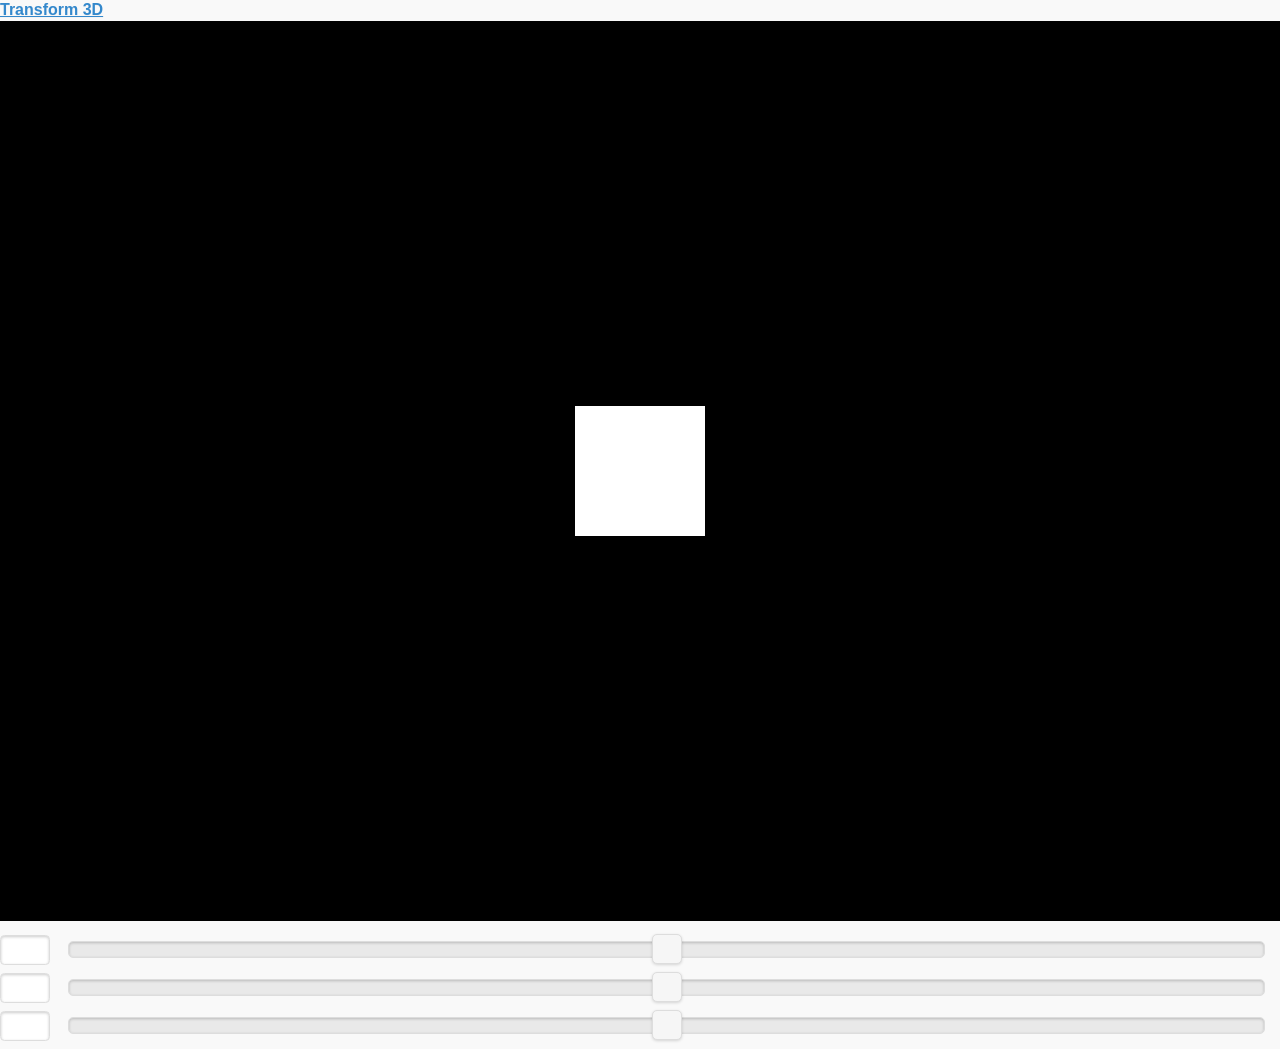
<file: tutorials/transformations/Transformations3DTeapot/edit.html>
<!DOCTYPE html>
<html lang="en">
    <head>
        <title>3D Transformations</title>
        <meta charset="utf-8">
            <meta name="viewport" content="width=device-width, user-scalable=no, minimum-scale=1.0, maximum-scale=1.0">
                <link rel="stylesheet" href="themes/test.min.css" />
                <link rel="stylesheet" href="themes/jquery.mobile.icons.min.css" />
                <link rel="stylesheet" href="jquery/jquery.mobile.structure-1.4.5.min.css" />
                <script src="jquery/jquery-1.11.1.min.js"></script>
                <script src="jquery/jquery.mobile-1.4.5.min.js"></script>
				 <style>
                    body {
                        margin: 0px;
                        background-color: #000000;
                        overflow: hidden;
                    }
                </style>
                </head>
    <body>

        <script src="three.min.js"></script>
		<script src="js/OrbitControls.js"></script>

		<a href="#popupBasic" id="popupbutton" data-rel="popup">Transform 3D</a>

		<div data-role="popup" id="popupBasic" data-dismissible="false" data-theme="b" style="z-index: 3000;   position: absolute; padding: 10px 20px 10px 10px;width:360px; background-color: rgba(202, 202, 202, 0.75);background: rgba(202, 202, 202, 0.75);" data-position-to="#popupbutton">
			<a href="#" data-rel="back" class="ui-btn ui-corner-all ui-shadow ui-btn-b ui-icon-delete ui-btn-icon-notext ui-btn-left">Close</a>
			<h3>Transform 3D</h3>
			<h4>Input</h4>
            <div id="main">
                <form>
                    <textarea  id="matrix" >
[1, 0, 0, 0],
[0, 1, 0, 0],
[0, 0, 1, 0],
[0, 0, 0, 1]
                        </textarea>
                    <button type="button" id="applyButton" onclick="applyMatrix()" >Apply Matrix!</button>
                    <button type="button" id="resetButton" onclick="resetMatrix()" >Reset Matrix!</button>
					<h4>Output</h4>

                    <textarea id="completematrix">




					</textarea>
                </form>
            </div>

        </div>




        <script>
        // Create a scene, camera, and renderer
var scene = new THREE.Scene();
var camera = new THREE.PerspectiveCamera(75, window.innerWidth / window.innerHeight, 0.1, 1000);
var renderer = new THREE.WebGLRenderer();
renderer.setSize(window.innerWidth, window.innerHeight);
document.body.appendChild(renderer.domElement);

// Create a cube and add it to the scene
var geometry = new THREE.BoxGeometry(1, 1, 1);
var material = new THREE.MeshBasicMaterial({ color: 0xffffff });
var cube = new THREE.Mesh(geometry, material);
scene.add(cube);

// Create a transformation matrix
var matrix = new THREE.Matrix4();
matrix.makeRotationX(Math.PI / 4);
matrix.makeRotationY(Math.PI / 4);
matrix.makeRotationZ(Math.PI / 4);
matrix.makeTranslation(0, 0, -5);

// Apply the transformation matrix to the cube
cube.applyMatrix(matrix);

// Define a function to update the transformation matrix
function updateMatrix() {
matrix.makeRotationX(document.getElementById("rotation-x").value);
matrix.makeRotationY(document.getElementById("rotation-y").value);
matrix.makeRotationZ(document.getElementById("rotation-z").value);
matrix.makeTranslation(0, 0, -5);
cube.matrix = matrix;
cube.matrixAutoUpdate = false;
}

// Add input sliders to control the rotation angles
var xSlider = document.createElement("input");
xSlider.type = "range";
xSlider.min = "-3.14159";
xSlider.max = "3.14159";
xSlider.value = "0";
xSlider.step = "0.01";
xSlider.id = "rotation-x";
xSlider.oninput = updateMatrix;
document.body.appendChild(xSlider);

var ySlider = document.createElement("input");
ySlider.type = "range";
ySlider.min = "-3.14159";
ySlider.max = "3.14159";
ySlider.value = "0";
ySlider.step = "0.01";
ySlider.id = "rotation-y";
ySlider.oninput = updateMatrix;
document.body.appendChild(ySlider);

var zSlider = document.createElement("input");
zSlider.type = "range";
zSlider.min = "-3.14159";
zSlider.max = "3.14159";
zSlider.value = "0";
zSlider.step = "0.01";
zSlider.id = "rotation-z";
zSlider.oninput = updateMatrix;
document.body.appendChild(zSlider);

// Render the scene
function render() {
requestAnimationFrame(render);
renderer.render(scene, camera);
}
render();

        </script>

    </body>
</html>
</file>
<file: Raytracing/style.css>
* {
  box-sizing: border-box;
}
body {
  margin: 0;
  background: #fff;
  color: #202d27;
  font: 16px/1.45 Helvetica, Arial, sans-serif;
}
header,
main,
footer {
  max-width: 1500px;
  margin: auto;
  padding: 0 clamp(16px, 4vw, 64px);
}
header {
  display: flex;
  align-items: center;
  justify-content: space-between;
  height: 66px;
}
header strong {
  letter-spacing: -0.03em;
}
header span,
footer {
  font: 13px monospace;
}
h1 {
  font-size: clamp(32px, 4vw, 60px);
  line-height: 1;
  letter-spacing: -0.065em;
  font-weight: 550;
  margin: 0;
}
.heading {
  display: flex;
  align-items: end;
  justify-content: space-between;
  gap: 16px;
  margin: 32px 0 20px;
}
.heading output {
  font: 14px monospace;
  white-space: nowrap;
}
#view {
  position: relative;
  height: clamp(330px, 75vh, 1000px);
  background: #c6d8e1;
  border-radius: 8px;
  overflow: hidden;
}
canvas {
  width: 100%;
  height: 100%;
  display: block;
  touch-action: none;
  cursor: grab;
}
canvas:active {
  cursor: grabbing;
}
#notice {
  position: absolute;
  inset: 35% 10% auto;
  background: white;
  padding: 18px;
  border-radius: 6px;
}
.controls {
  display: flex;
  align-items: center;
  gap: 24px;
  flex-wrap: wrap;
  padding: 20px 0;
}
label {
  display: flex;
  align-items: center;
  gap: 10px;
}
select,
button {
  font: inherit;
  color: inherit;
  border: 1px solid #bdc7be;
  border-radius: 5px;
  padding: 8px 12px;
  background: #fff;
}
button {
  cursor: pointer;
}
input {
  accent-color: #277258;
  width: 95px;
}
.buttons {
  margin-left: auto;
  display: flex;
  gap: 8px;
}
footer {
  display: flex;
  justify-content: space-between;
  gap: 16px;
  padding-top: 15px;
  padding-bottom: 20px;
}
a {
  color: inherit;
}
@media (max-width: 650px) {
  .controls {
    gap: 13px;
  }
  .buttons {
    margin: 0;
  }
  .heading {
    margin-top: 22px;
  }
  footer {
    flex-wrap: wrap;
  }
}
</file>
<file: tutorials/transformations/Transformations3DTeapot/themes/test.min.css>
/*!
* jQuery Mobile 1.4.5
* Git HEAD hash: 68e55e78b292634d3991c795f06f5e37a512decc <> Date: Fri Oct 31 2014 17:33:30 UTC
* http://jquerymobile.com
*
* Copyright 2010, 2014 jQuery Foundation, Inc. and othercontributors
* Released under the MIT license.
* http://jquery.org/license
*
*/


/* Globals */
/* Font
-----------------------------------------------------------------------------------------------------------*/
html {
	font-size: 100%;
}
body,
input,
select,
textarea,
button,
.ui-btn {
	font-size: 1em;
	line-height: 1.3;
	font-family: sans-serif /*{global-font-family}*/;
}
legend,
.ui-input-text input,
.ui-input-search input {
	color: inherit;
	text-shadow: inherit;
}
/* Form labels (overrides font-weight bold in bars, and mini font-size) */
.ui-mobile label,
div.ui-controlgroup-label {
	font-weight: normal;
	font-size: 16px;
}
/* Separators
-----------------------------------------------------------------------------------------------------------*/
/* Field contain separator (< 28em) */
.ui-field-contain {
	border-bottom-color: #828282;
	border-bottom-color: rgba(0,0,0,.15);
	border-bottom-width: 1px;
	border-bottom-style: solid;
}
/* Table opt-in classes: strokes between each row, and alternating row stripes */
/* Classes table-stroke and table-stripe are deprecated in 1.4. */
.table-stroke thead th,
.table-stripe thead th,
.table-stripe tbody tr:last-child {
	border-bottom: 1px solid #d6d6d6; /* non-RGBA fallback */
	border-bottom: 1px solid rgba(0,0,0,.1);
}
.table-stroke tbody th,
.table-stroke tbody td {
	border-bottom: 1px solid #e6e6e6; /* non-RGBA fallback  */
	border-bottom: 1px solid rgba(0,0,0,.05);
}
.table-stripe.table-stroke tbody tr:last-child th,
.table-stripe.table-stroke tbody tr:last-child td {
	border-bottom: 0;
}
.table-stripe tbody tr:nth-child(odd) td,
.table-stripe tbody tr:nth-child(odd) th {
	background-color: #eeeeee; /* non-RGBA fallback  */
	background-color: rgba(0,0,0,.04);
}
/* Buttons
-----------------------------------------------------------------------------------------------------------*/
.ui-btn,
label.ui-btn {
	font-weight: bold;
	border-width: 1px;
	border-style: solid;
}
.ui-btn {
	text-decoration: none !important;
}
.ui-btn-active {
	cursor: pointer;
}
/* Corner rounding
-----------------------------------------------------------------------------------------------------------*/
/* Class ui-btn-corner-all deprecated in 1.4 */
.ui-corner-all {
	-webkit-border-radius: 				.3125em /*{global-radii-blocks}*/;
	border-radius: 						.3125em /*{global-radii-blocks}*/;
}
/* Buttons */
.ui-btn-corner-all,
.ui-btn.ui-corner-all,
/* Slider track */
.ui-slider-track.ui-corner-all,
/* Flipswitch */
.ui-flipswitch.ui-corner-all,
/* Count bubble */
.ui-li-count {
	-webkit-border-radius: 				.3125em /*{global-radii-buttons}*/;
	border-radius: 						.3125em /*{global-radii-buttons}*/;
}
/* Icon-only buttons */
.ui-btn-icon-notext.ui-btn-corner-all,
.ui-btn-icon-notext.ui-corner-all {
	-webkit-border-radius: 1em;
	border-radius: 1em;
}
/* Radius clip workaround for cleaning up corner trapping */
.ui-btn-corner-all,
.ui-corner-all {
	-webkit-background-clip: padding;
	background-clip: padding-box;
}
/* Popup arrow */
.ui-popup.ui-corner-all > .ui-popup-arrow-guide {
	left: .6em /*{global-radii-blocks}*/;
	right: .6em /*{global-radii-blocks}*/;
	top: .6em /*{global-radii-blocks}*/;
	bottom: .6em /*{global-radii-blocks}*/;
}
/* Shadow
-----------------------------------------------------------------------------------------------------------*/
.ui-shadow {
	-webkit-box-shadow: 0 1px 3px /*{global-box-shadow-size}*/ 		rgba(0,0,0,.15) /*{global-box-shadow-color}*/;
	-moz-box-shadow: 0 1px 3px /*{global-box-shadow-size}*/ 		rgba(0,0,0,.15) /*{global-box-shadow-color}*/;
	box-shadow: 0 1px 3px /*{global-box-shadow-size}*/ 				rgba(0,0,0,.15) /*{global-box-shadow-color}*/;
}
.ui-shadow-inset {
	-webkit-box-shadow: inset 0 1px 3px /*{global-box-shadow-size}*/ 	rgba(0,0,0,.2) /*{global-box-shadow-color}*/;
	-moz-box-shadow: inset 0 1px 3px /*{global-box-shadow-size}*/ 		rgba(0,0,0,.2) /*{global-box-shadow-color}*/;
	box-shadow: inset 0 1px 3px /*{global-box-shadow-size}*/ 	rgba(0,0,0,.2) /*{global-box-shadow-color}*/;
}
.ui-overlay-shadow {
	-webkit-box-shadow: 0 0 12px 		rgba(0,0,0,.6);
	-moz-box-shadow: 0 0 12px 			rgba(0,0,0,.6);
	box-shadow: 0 0 12px 				rgba(0,0,0,.6);
}
/* Icons
-----------------------------------------------------------------------------------------------------------*/
.ui-btn-icon-left:after,
.ui-btn-icon-right:after,
.ui-btn-icon-top:after,
.ui-btn-icon-bottom:after,
.ui-btn-icon-notext:after {
	background-color: 					#666666 /*{global-icon-color}*/;
	background-color: 					rgba(0,0,0,.3) /*{global-icon-disc}*/;
	background-position: center center;
	background-repeat: no-repeat;
	-webkit-border-radius: 1em;
	border-radius: 1em;
}
/* Alt icons */
.ui-alt-icon.ui-btn:after,
.ui-alt-icon .ui-btn:after,
html .ui-alt-icon.ui-checkbox-off:after,
html .ui-alt-icon.ui-radio-off:after,
html .ui-alt-icon .ui-checkbox-off:after,
html .ui-alt-icon .ui-radio-off:after {
	background-color: 					#666666 /*{global-icon-color}*/;
	background-color: 					rgba(0,0,0,.15) /*{global-icon-disc}*/;
}
/* No disc */
.ui-nodisc-icon.ui-btn:after,
.ui-nodisc-icon .ui-btn:after {
	background-color: transparent;
}
/* Icon shadow */
.ui-shadow-icon.ui-btn:after,
.ui-shadow-icon .ui-btn:after {
	-webkit-box-shadow: 0 1px 0 			rgba(255,255,255,.3) /*{global-icon-shadow}*/;
	-moz-box-shadow: 0 1px 0 				rgba(255,255,255,.3) /*{global-icon-shadow}*/;
	box-shadow: 0 1px 0 					rgba(255,255,255,.3) /*{global-icon-shadow}*/;
}
/* Checkbox and radio */
.ui-btn.ui-checkbox-off:after,
.ui-btn.ui-checkbox-on:after,
.ui-btn.ui-radio-off:after,
.ui-btn.ui-radio-on:after {
	display: block;
	width: 18px;
	height: 18px;
	margin: -9px 2px 0 2px;
}
.ui-checkbox-off:after,
.ui-btn.ui-radio-off:after {
	filter: Alpha(Opacity=30);
	opacity: .3;
}
.ui-btn.ui-checkbox-off:after,
.ui-btn.ui-checkbox-on:after {
	-webkit-border-radius: .1875em;
	border-radius: .1875em;
}
.ui-btn.ui-checkbox-off:after {
	background-color: #666;
	background-color: rgba(0,0,0,.3);
}
.ui-radio .ui-btn.ui-radio-on:after {
	background-image: none;
	background-color: #fff;
	width: 8px;
	height: 8px;
	border-width: 5px;
	border-style: solid; 
}
.ui-alt-icon.ui-btn.ui-radio-on:after,
.ui-alt-icon .ui-btn.ui-radio-on:after {
	background-color: #000;
}
/* Loader */
.ui-icon-loading {
	background: url("images/ajax-loader.gif");
	background-size: 2.875em 2.875em;
}.ui-bar-a,.ui-page-theme-a .ui-bar-inherit,html .ui-bar-a .ui-bar-inherit,html .ui-body-a .ui-bar-inherit,html body .ui-group-theme-a .ui-bar-inherit{background-color:#e9e9e9 ;border-color:#dddddd ;color:#333333 ;text-shadow:0  1px  0  #eeeeee ;font-weight:bold;}.ui-bar-a{border-width:1px;border-style:solid;}.ui-overlay-a,.ui-page-theme-a,.ui-page-theme-a .ui-panel-wrapper{background-color:#f9f9f9 ;border-color:#bbbbbb ;color:#333333 ;text-shadow:0  1px  0  #f3f3f3 ;}.ui-body-a,.ui-page-theme-a .ui-body-inherit,html .ui-bar-a .ui-body-inherit,html .ui-body-a .ui-body-inherit,html body .ui-group-theme-a .ui-body-inherit,html .ui-panel-page-container-a{background-color:#ffffff ;border-color:#dddddd ;color:#333333 ;text-shadow:0  1px  0  #f3f3f3 ;}.ui-body-a{border-width:1px;border-style:solid;}.ui-page-theme-a a,html .ui-bar-a a,html .ui-body-a a,html body .ui-group-theme-a a{color:#3388cc ;font-weight:bold;}.ui-page-theme-a a:visited,html .ui-bar-a a:visited,html .ui-body-a a:visited,html body .ui-group-theme-a a:visited{   color:#3388cc ;}.ui-page-theme-a a:hover,html .ui-bar-a a:hover,html .ui-body-a a:hover,html body .ui-group-theme-a a:hover{color:#005599 ;}.ui-page-theme-a a:active,html .ui-bar-a a:active,html .ui-body-a a:active,html body .ui-group-theme-a a:active{color:#005599 ;}.ui-page-theme-a .ui-btn,html .ui-bar-a .ui-btn,html .ui-body-a .ui-btn,html body .ui-group-theme-a .ui-btn,html head + body .ui-btn.ui-btn-a,.ui-page-theme-a .ui-btn:visited,html .ui-bar-a .ui-btn:visited,html .ui-body-a .ui-btn:visited,html body .ui-group-theme-a .ui-btn:visited,html head + body .ui-btn.ui-btn-a:visited{background-color:#f6f6f6 ;border-color:#dddddd ;color:#333333 ;text-shadow:0  1px  0  #f3f3f3 ;}.ui-page-theme-a .ui-btn:hover,html .ui-bar-a .ui-btn:hover,html .ui-body-a .ui-btn:hover,html body .ui-group-theme-a .ui-btn:hover,html head + body .ui-btn.ui-btn-a:hover{background-color:#ededed ;border-color:#dddddd ;color:#333333 ;text-shadow:0  1px  0  #f3f3f3 ;}.ui-page-theme-a .ui-btn:active,html .ui-bar-a .ui-btn:active,html .ui-body-a .ui-btn:active,html body .ui-group-theme-a .ui-btn:active,html head + body .ui-btn.ui-btn-a:active{background-color:#e8e8e8 ;border-color:#dddddd ;color:#333333 ;text-shadow:0  1px  0  #f3f3f3 ;}.ui-page-theme-a .ui-btn.ui-btn-active,html .ui-bar-a .ui-btn.ui-btn-active,html .ui-body-a .ui-btn.ui-btn-active,html body .ui-group-theme-a .ui-btn.ui-btn-active,html head + body .ui-btn.ui-btn-a.ui-btn-active,.ui-page-theme-a .ui-checkbox-on:after,html .ui-bar-a .ui-checkbox-on:after,html .ui-body-a .ui-checkbox-on:after,html body .ui-group-theme-a .ui-checkbox-on:after,.ui-btn.ui-checkbox-on.ui-btn-a:after,.ui-page-theme-a .ui-flipswitch-active,html .ui-bar-a .ui-flipswitch-active,html .ui-body-a .ui-flipswitch-active,html body .ui-group-theme-a .ui-flipswitch-active,html body .ui-flipswitch.ui-bar-a.ui-flipswitch-active,.ui-page-theme-a .ui-slider-track .ui-btn-active,html .ui-bar-a .ui-slider-track .ui-btn-active,html .ui-body-a .ui-slider-track .ui-btn-active,html body .ui-group-theme-a .ui-slider-track .ui-btn-active,html body div.ui-slider-track.ui-body-a .ui-btn-active{background-color:#3388cc ;border-color:#3388cc ;color:#ffffff ;text-shadow:0  1px  0  #005599 ;}.ui-page-theme-a .ui-radio-on:after,html .ui-bar-a .ui-radio-on:after,html .ui-body-a .ui-radio-on:after,html body .ui-group-theme-a .ui-radio-on:after,.ui-btn.ui-radio-on.ui-btn-a:after{border-color:#3388cc ;}.ui-page-theme-a .ui-btn:focus,html .ui-bar-a .ui-btn:focus,html .ui-body-a .ui-btn:focus,html body .ui-group-theme-a .ui-btn:focus,html head + body .ui-btn.ui-btn-a:focus,.ui-page-theme-a .ui-focus,html .ui-bar-a .ui-focus,html .ui-body-a .ui-focus,html body .ui-group-theme-a .ui-focus,html head + body .ui-btn-a.ui-focus,html head + body .ui-body-a.ui-focus{-webkit-box-shadow:0 0 12px #3388cc ;-moz-box-shadow:0 0 12px #3388cc ;box-shadow:0 0 12px #3388cc ;}.ui-bar-b,.ui-page-theme-b .ui-bar-inherit,html .ui-bar-b .ui-bar-inherit,html .ui-body-b .ui-bar-inherit,html body .ui-group-theme-b .ui-bar-inherit{background-color:#e9e9e9 ;border-color:#dddddd ;color:#333333 ;text-shadow:0  1px  0  #eeeeee ;font-weight:bold;}.ui-bar-b{border-width:1px;border-style:solid;}.ui-overlay-b,.ui-page-theme-b,.ui-page-theme-b .ui-panel-wrapper{background-color:#f9f9f9 ;border-color:#bbbbbb ;color:#333333 ;text-shadow:0  1px  0  #f3f3f3 ;}.ui-body-b,.ui-page-theme-b .ui-body-inherit,html .ui-bar-b .ui-body-inherit,html .ui-body-b .ui-body-inherit,html body .ui-group-theme-b .ui-body-inherit,html .ui-panel-page-container-b{background-color:#ffffff ;border-color:#dddddd ;color:#333333 ;text-shadow:0  1px  0  #f3f3f3 ;}.ui-body-b{border-width:1px;border-style:solid;}.ui-page-theme-b a,html .ui-bar-b a,html .ui-body-b a,html body .ui-group-theme-b a{color:#3388cc ;font-weight:bold;}.ui-page-theme-b a:visited,html .ui-bar-b a:visited,html .ui-body-b a:visited,html body .ui-group-theme-b a:visited{   color:#3388cc ;}.ui-page-theme-b a:hover,html .ui-bar-b a:hover,html .ui-body-b a:hover,html body .ui-group-theme-b a:hover{color:#005599 ;}.ui-page-theme-b a:active,html .ui-bar-b a:active,html .ui-body-b a:active,html body .ui-group-theme-b a:active{color:#005599 ;}.ui-page-theme-b .ui-btn,html .ui-bar-b .ui-btn,html .ui-body-b .ui-btn,html body .ui-group-theme-b .ui-btn,html head + body .ui-btn.ui-btn-b,.ui-page-theme-b .ui-btn:visited,html .ui-bar-b .ui-btn:visited,html .ui-body-b .ui-btn:visited,html body .ui-group-theme-b .ui-btn:visited,html head + body .ui-btn.ui-btn-b:visited{background-color:#f6f6f6 ;border-color:#dddddd ;color:#333333 ;text-shadow:0  1px  0  #f3f3f3 ;}.ui-page-theme-b .ui-btn:hover,html .ui-bar-b .ui-btn:hover,html .ui-body-b .ui-btn:hover,html body .ui-group-theme-b .ui-btn:hover,html head + body .ui-btn.ui-btn-b:hover{background-color:#ededed ;border-color:#dddddd ;color:#333333 ;text-shadow:0  1px  0  #f3f3f3 ;}.ui-page-theme-b .ui-btn:active,html .ui-bar-b .ui-btn:active,html .ui-body-b .ui-btn:active,html body .ui-group-theme-b .ui-btn:active,html head + body .ui-btn.ui-btn-b:active{background-color:#e8e8e8 ;border-color:#dddddd ;color:#333333 ;text-shadow:0  1px  0  #f3f3f3 ;}.ui-page-theme-b .ui-btn.ui-btn-active,html .ui-bar-b .ui-btn.ui-btn-active,html .ui-body-b .ui-btn.ui-btn-active,html body .ui-group-theme-b .ui-btn.ui-btn-active,html head + body .ui-btn.ui-btn-b.ui-btn-active,.ui-page-theme-b .ui-checkbox-on:after,html .ui-bar-b .ui-checkbox-on:after,html .ui-body-b .ui-checkbox-on:after,html body .ui-group-theme-b .ui-checkbox-on:after,.ui-btn.ui-checkbox-on.ui-btn-b:after,.ui-page-theme-b .ui-flipswitch-active,html .ui-bar-b .ui-flipswitch-active,html .ui-body-b .ui-flipswitch-active,html body .ui-group-theme-b .ui-flipswitch-active,html body .ui-flipswitch.ui-bar-b.ui-flipswitch-active,.ui-page-theme-b .ui-slider-track .ui-btn-active,html .ui-bar-b .ui-slider-track .ui-btn-active,html .ui-body-b .ui-slider-track .ui-btn-active,html body .ui-group-theme-b .ui-slider-track .ui-btn-active,html body div.ui-slider-track.ui-body-b .ui-btn-active{background-color:#3388cc ;border-color:#3388cc ;color:#ffffff ;text-shadow:0  1px  0  #005599 ;}.ui-page-theme-b .ui-radio-on:after,html .ui-bar-b .ui-radio-on:after,html .ui-body-b .ui-radio-on:after,html body .ui-group-theme-b .ui-radio-on:after,.ui-btn.ui-radio-on.ui-btn-b:after{border-color:#3388cc ;}.ui-page-theme-b .ui-btn:focus,html .ui-bar-b .ui-btn:focus,html .ui-body-b .ui-btn:focus,html body .ui-group-theme-b .ui-btn:focus,html head + body .ui-btn.ui-btn-b:focus,.ui-page-theme-b .ui-focus,html .ui-bar-b .ui-focus,html .ui-body-b .ui-focus,html body .ui-group-theme-b .ui-focus,html head + body .ui-btn-b.ui-focus,html head + body .ui-body-b.ui-focus{-webkit-box-shadow:0 0 12px #3388cc ;-moz-box-shadow:0 0 12px #3388cc ;box-shadow:0 0 12px #3388cc ;}.ui-bar-c,.ui-page-theme-c .ui-bar-inherit,html .ui-bar-c .ui-bar-inherit,html .ui-body-c .ui-bar-inherit,html body .ui-group-theme-c .ui-bar-inherit{background-color:#e9e9e9 ;border-color:#dddddd ;color:#333333 ;text-shadow:0  1px  0  #eeeeee ;font-weight:bold;}.ui-bar-c{border-width:1px;border-style:solid;}.ui-overlay-c,.ui-page-theme-c,.ui-page-theme-c .ui-panel-wrapper{background-color:#f9f9f9 ;border-color:#bbbbbb ;color:#333333 ;text-shadow:0  1px  0  #f3f3f3 ;}.ui-body-c,.ui-page-theme-c .ui-body-inherit,html .ui-bar-c .ui-body-inherit,html .ui-body-c .ui-body-inherit,html body .ui-group-theme-c .ui-body-inherit,html .ui-panel-page-container-c{background-color:#ffffff ;border-color:#dddddd ;color:#333333 ;text-shadow:0  1px  0  #f3f3f3 ;}.ui-body-c{border-width:1px;border-style:solid;}.ui-page-theme-c a,html .ui-bar-c a,html .ui-body-c a,html body .ui-group-theme-c a{color:#3388cc ;font-weight:bold;}.ui-page-theme-c a:visited,html .ui-bar-c a:visited,html .ui-body-c a:visited,html body .ui-group-theme-c a:visited{   color:#3388cc ;}.ui-page-theme-c a:hover,html .ui-bar-c a:hover,html .ui-body-c a:hover,html body .ui-group-theme-c a:hover{color:#005599 ;}.ui-page-theme-c a:active,html .ui-bar-c a:active,html .ui-body-c a:active,html body .ui-group-theme-c a:active{color:#005599 ;}.ui-page-theme-c .ui-btn,html .ui-bar-c .ui-btn,html .ui-body-c .ui-btn,html body .ui-group-theme-c .ui-btn,html head + body .ui-btn.ui-btn-c,.ui-page-theme-c .ui-btn:visited,html .ui-bar-c .ui-btn:visited,html .ui-body-c .ui-btn:visited,html body .ui-group-theme-c .ui-btn:visited,html head + body .ui-btn.ui-btn-c:visited{background-color:#f6f6f6 ;border-color:#dddddd ;color:#333333 ;text-shadow:0  1px  0  #f3f3f3 ;}.ui-page-theme-c .ui-btn:hover,html .ui-bar-c .ui-btn:hover,html .ui-body-c .ui-btn:hover,html body .ui-group-theme-c .ui-btn:hover,html head + body .ui-btn.ui-btn-c:hover{background-color:#ededed ;border-color:#dddddd ;color:#333333 ;text-shadow:0  1px  0  #f3f3f3 ;}.ui-page-theme-c .ui-btn:active,html .ui-bar-c .ui-btn:active,html .ui-body-c .ui-btn:active,html body .ui-group-theme-c .ui-btn:active,html head + body .ui-btn.ui-btn-c:active{background-color:#e8e8e8 ;border-color:#dddddd ;color:#333333 ;text-shadow:0  1px  0  #f3f3f3 ;}.ui-page-theme-c .ui-btn.ui-btn-active,html .ui-bar-c .ui-btn.ui-btn-active,html .ui-body-c .ui-btn.ui-btn-active,html body .ui-group-theme-c .ui-btn.ui-btn-active,html head + body .ui-btn.ui-btn-c.ui-btn-active,.ui-page-theme-c .ui-checkbox-on:after,html .ui-bar-c .ui-checkbox-on:after,html .ui-body-c .ui-checkbox-on:after,html body .ui-group-theme-c .ui-checkbox-on:after,.ui-btn.ui-checkbox-on.ui-btn-c:after,.ui-page-theme-c .ui-flipswitch-active,html .ui-bar-c .ui-flipswitch-active,html .ui-body-c .ui-flipswitch-active,html body .ui-group-theme-c .ui-flipswitch-active,html body .ui-flipswitch.ui-bar-c.ui-flipswitch-active,.ui-page-theme-c .ui-slider-track .ui-btn-active,html .ui-bar-c .ui-slider-track .ui-btn-active,html .ui-body-c .ui-slider-track .ui-btn-active,html body .ui-group-theme-c .ui-slider-track .ui-btn-active,html body div.ui-slider-track.ui-body-c .ui-btn-active{background-color:#3388cc ;border-color:#3388cc ;color:#ffffff ;text-shadow:0  1px  0  #005599 ;}.ui-page-theme-c .ui-radio-on:after,html .ui-bar-c .ui-radio-on:after,html .ui-body-c .ui-radio-on:after,html body .ui-group-theme-c .ui-radio-on:after,.ui-btn.ui-radio-on.ui-btn-c:after{border-color:#3388cc ;}.ui-page-theme-c .ui-btn:focus,html .ui-bar-c .ui-btn:focus,html .ui-body-c .ui-btn:focus,html body .ui-group-theme-c .ui-btn:focus,html head + body .ui-btn.ui-btn-c:focus,.ui-page-theme-c .ui-focus,html .ui-bar-c .ui-focus,html .ui-body-c .ui-focus,html body .ui-group-theme-c .ui-focus,html head + body .ui-btn-c.ui-focus,html head + body .ui-body-c.ui-focus{-webkit-box-shadow:0 0 12px #3388cc ;-moz-box-shadow:0 0 12px #3388cc ;box-shadow:0 0 12px #3388cc ;}.ui-disabled,.ui-state-disabled,button[disabled],.ui-select .ui-btn.ui-state-disabled{filter:Alpha(Opacity=30);opacity:.3;cursor:default !important;pointer-events:none;}.ui-btn:focus,.ui-btn.ui-focus{outline:0;}.ui-noboxshadow .ui-shadow,.ui-noboxshadow .ui-shadow-inset,.ui-noboxshadow .ui-overlay-shadow,.ui-noboxshadow .ui-shadow-icon.ui-btn:after,.ui-noboxshadow .ui-shadow-icon .ui-btn:after,.ui-noboxshadow .ui-focus,.ui-noboxshadow .ui-btn:focus,.ui-noboxshadow  input:focus,.ui-noboxshadow .ui-panel{-webkit-box-shadow:none !important;-moz-box-shadow:none !important;box-shadow:none !important;}.ui-noboxshadow .ui-btn:focus,.ui-noboxshadow .ui-focus{outline-width:1px;outline-style:auto;}
</file>
<file: tutorials/transformations/Transformations3DTutorial/themes/test.min.css>
/*!
* jQuery Mobile 1.4.5
* Git HEAD hash: 68e55e78b292634d3991c795f06f5e37a512decc <> Date: Fri Oct 31 2014 17:33:30 UTC
* http://jquerymobile.com
*
* Copyright 2010, 2014 jQuery Foundation, Inc. and othercontributors
* Released under the MIT license.
* http://jquery.org/license
*
*/


/* Globals */
/* Font
-----------------------------------------------------------------------------------------------------------*/
html {
	font-size: 100%;
}
body,
input,
select,
textarea,
button,
.ui-btn {
	font-size: 1em;
	line-height: 1.3;
	font-family: sans-serif /*{global-font-family}*/;
}
legend,
.ui-input-text input,
.ui-input-search input {
	color: inherit;
	text-shadow: inherit;
}
/* Form labels (overrides font-weight bold in bars, and mini font-size) */
.ui-mobile label,
div.ui-controlgroup-label {
	font-weight: normal;
	font-size: 16px;
}
/* Separators
-----------------------------------------------------------------------------------------------------------*/
/* Field contain separator (< 28em) */
.ui-field-contain {
	border-bottom-color: #828282;
	border-bottom-color: rgba(0,0,0,.15);
	border-bottom-width: 1px;
	border-bottom-style: solid;
}
/* Table opt-in classes: strokes between each row, and alternating row stripes */
/* Classes table-stroke and table-stripe are deprecated in 1.4. */
.table-stroke thead th,
.table-stripe thead th,
.table-stripe tbody tr:last-child {
	border-bottom: 1px solid #d6d6d6; /* non-RGBA fallback */
	border-bottom: 1px solid rgba(0,0,0,.1);
}
.table-stroke tbody th,
.table-stroke tbody td {
	border-bottom: 1px solid #e6e6e6; /* non-RGBA fallback  */
	border-bottom: 1px solid rgba(0,0,0,.05);
}
.table-stripe.table-stroke tbody tr:last-child th,
.table-stripe.table-stroke tbody tr:last-child td {
	border-bottom: 0;
}
.table-stripe tbody tr:nth-child(odd) td,
.table-stripe tbody tr:nth-child(odd) th {
	background-color: #eeeeee; /* non-RGBA fallback  */
	background-color: rgba(0,0,0,.04);
}
/* Buttons
-----------------------------------------------------------------------------------------------------------*/
.ui-btn,
label.ui-btn {
	font-weight: bold;
	border-width: 1px;
	border-style: solid;
}
.ui-btn {
	text-decoration: none !important;
}
.ui-btn-active {
	cursor: pointer;
}
/* Corner rounding
-----------------------------------------------------------------------------------------------------------*/
/* Class ui-btn-corner-all deprecated in 1.4 */
.ui-corner-all {
	-webkit-border-radius: 				.3125em /*{global-radii-blocks}*/;
	border-radius: 						.3125em /*{global-radii-blocks}*/;
}
/* Buttons */
.ui-btn-corner-all,
.ui-btn.ui-corner-all,
/* Slider track */
.ui-slider-track.ui-corner-all,
/* Flipswitch */
.ui-flipswitch.ui-corner-all,
/* Count bubble */
.ui-li-count {
	-webkit-border-radius: 				.3125em /*{global-radii-buttons}*/;
	border-radius: 						.3125em /*{global-radii-buttons}*/;
}
/* Icon-only buttons */
.ui-btn-icon-notext.ui-btn-corner-all,
.ui-btn-icon-notext.ui-corner-all {
	-webkit-border-radius: 1em;
	border-radius: 1em;
}
/* Radius clip workaround for cleaning up corner trapping */
.ui-btn-corner-all,
.ui-corner-all {
	-webkit-background-clip: padding;
	background-clip: padding-box;
}
/* Popup arrow */
.ui-popup.ui-corner-all > .ui-popup-arrow-guide {
	left: .6em /*{global-radii-blocks}*/;
	right: .6em /*{global-radii-blocks}*/;
	top: .6em /*{global-radii-blocks}*/;
	bottom: .6em /*{global-radii-blocks}*/;
}
/* Shadow
-----------------------------------------------------------------------------------------------------------*/
.ui-shadow {
	-webkit-box-shadow: 0 1px 3px /*{global-box-shadow-size}*/ 		rgba(0,0,0,.15) /*{global-box-shadow-color}*/;
	-moz-box-shadow: 0 1px 3px /*{global-box-shadow-size}*/ 		rgba(0,0,0,.15) /*{global-box-shadow-color}*/;
	box-shadow: 0 1px 3px /*{global-box-shadow-size}*/ 				rgba(0,0,0,.15) /*{global-box-shadow-color}*/;
}
.ui-shadow-inset {
	-webkit-box-shadow: inset 0 1px 3px /*{global-box-shadow-size}*/ 	rgba(0,0,0,.2) /*{global-box-shadow-color}*/;
	-moz-box-shadow: inset 0 1px 3px /*{global-box-shadow-size}*/ 		rgba(0,0,0,.2) /*{global-box-shadow-color}*/;
	box-shadow: inset 0 1px 3px /*{global-box-shadow-size}*/ 	rgba(0,0,0,.2) /*{global-box-shadow-color}*/;
}
.ui-overlay-shadow {
	-webkit-box-shadow: 0 0 12px 		rgba(0,0,0,.6);
	-moz-box-shadow: 0 0 12px 			rgba(0,0,0,.6);
	box-shadow: 0 0 12px 				rgba(0,0,0,.6);
}
/* Icons
-----------------------------------------------------------------------------------------------------------*/
.ui-btn-icon-left:after,
.ui-btn-icon-right:after,
.ui-btn-icon-top:after,
.ui-btn-icon-bottom:after,
.ui-btn-icon-notext:after {
	background-color: 					#666666 /*{global-icon-color}*/;
	background-color: 					rgba(0,0,0,.3) /*{global-icon-disc}*/;
	background-position: center center;
	background-repeat: no-repeat;
	-webkit-border-radius: 1em;
	border-radius: 1em;
}
/* Alt icons */
.ui-alt-icon.ui-btn:after,
.ui-alt-icon .ui-btn:after,
html .ui-alt-icon.ui-checkbox-off:after,
html .ui-alt-icon.ui-radio-off:after,
html .ui-alt-icon .ui-checkbox-off:after,
html .ui-alt-icon .ui-radio-off:after {
	background-color: 					#666666 /*{global-icon-color}*/;
	background-color: 					rgba(0,0,0,.15) /*{global-icon-disc}*/;
}
/* No disc */
.ui-nodisc-icon.ui-btn:after,
.ui-nodisc-icon .ui-btn:after {
	background-color: transparent;
}
/* Icon shadow */
.ui-shadow-icon.ui-btn:after,
.ui-shadow-icon .ui-btn:after {
	-webkit-box-shadow: 0 1px 0 			rgba(255,255,255,.3) /*{global-icon-shadow}*/;
	-moz-box-shadow: 0 1px 0 				rgba(255,255,255,.3) /*{global-icon-shadow}*/;
	box-shadow: 0 1px 0 					rgba(255,255,255,.3) /*{global-icon-shadow}*/;
}
/* Checkbox and radio */
.ui-btn.ui-checkbox-off:after,
.ui-btn.ui-checkbox-on:after,
.ui-btn.ui-radio-off:after,
.ui-btn.ui-radio-on:after {
	display: block;
	width: 18px;
	height: 18px;
	margin: -9px 2px 0 2px;
}
.ui-checkbox-off:after,
.ui-btn.ui-radio-off:after {
	filter: Alpha(Opacity=30);
	opacity: .3;
}
.ui-btn.ui-checkbox-off:after,
.ui-btn.ui-checkbox-on:after {
	-webkit-border-radius: .1875em;
	border-radius: .1875em;
}
.ui-btn.ui-checkbox-off:after {
	background-color: #666;
	background-color: rgba(0,0,0,.3);
}
.ui-radio .ui-btn.ui-radio-on:after {
	background-image: none;
	background-color: #fff;
	width: 8px;
	height: 8px;
	border-width: 5px;
	border-style: solid; 
}
.ui-alt-icon.ui-btn.ui-radio-on:after,
.ui-alt-icon .ui-btn.ui-radio-on:after {
	background-color: #000;
}
/* Loader */
.ui-icon-loading {
	background: url("images/ajax-loader.gif");
	background-size: 2.875em 2.875em;
}.ui-bar-a,.ui-page-theme-a .ui-bar-inherit,html .ui-bar-a .ui-bar-inherit,html .ui-body-a .ui-bar-inherit,html body .ui-group-theme-a .ui-bar-inherit{background-color:#e9e9e9 ;border-color:#dddddd ;color:#333333 ;text-shadow:0  1px  0  #eeeeee ;font-weight:bold;}.ui-bar-a{border-width:1px;border-style:solid;}.ui-overlay-a,.ui-page-theme-a,.ui-page-theme-a .ui-panel-wrapper{background-color:#f9f9f9 ;border-color:#bbbbbb ;color:#333333 ;text-shadow:0  1px  0  #f3f3f3 ;}.ui-body-a,.ui-page-theme-a .ui-body-inherit,html .ui-bar-a .ui-body-inherit,html .ui-body-a .ui-body-inherit,html body .ui-group-theme-a .ui-body-inherit,html .ui-panel-page-container-a{background-color:#ffffff ;border-color:#dddddd ;color:#333333 ;text-shadow:0  1px  0  #f3f3f3 ;}.ui-body-a{border-width:1px;border-style:solid;}.ui-page-theme-a a,html .ui-bar-a a,html .ui-body-a a,html body .ui-group-theme-a a{color:#3388cc ;font-weight:bold;}.ui-page-theme-a a:visited,html .ui-bar-a a:visited,html .ui-body-a a:visited,html body .ui-group-theme-a a:visited{   color:#3388cc ;}.ui-page-theme-a a:hover,html .ui-bar-a a:hover,html .ui-body-a a:hover,html body .ui-group-theme-a a:hover{color:#005599 ;}.ui-page-theme-a a:active,html .ui-bar-a a:active,html .ui-body-a a:active,html body .ui-group-theme-a a:active{color:#005599 ;}.ui-page-theme-a .ui-btn,html .ui-bar-a .ui-btn,html .ui-body-a .ui-btn,html body .ui-group-theme-a .ui-btn,html head + body .ui-btn.ui-btn-a,.ui-page-theme-a .ui-btn:visited,html .ui-bar-a .ui-btn:visited,html .ui-body-a .ui-btn:visited,html body .ui-group-theme-a .ui-btn:visited,html head + body .ui-btn.ui-btn-a:visited{background-color:#f6f6f6 ;border-color:#dddddd ;color:#333333 ;text-shadow:0  1px  0  #f3f3f3 ;}.ui-page-theme-a .ui-btn:hover,html .ui-bar-a .ui-btn:hover,html .ui-body-a .ui-btn:hover,html body .ui-group-theme-a .ui-btn:hover,html head + body .ui-btn.ui-btn-a:hover{background-color:#ededed ;border-color:#dddddd ;color:#333333 ;text-shadow:0  1px  0  #f3f3f3 ;}.ui-page-theme-a .ui-btn:active,html .ui-bar-a .ui-btn:active,html .ui-body-a .ui-btn:active,html body .ui-group-theme-a .ui-btn:active,html head + body .ui-btn.ui-btn-a:active{background-color:#e8e8e8 ;border-color:#dddddd ;color:#333333 ;text-shadow:0  1px  0  #f3f3f3 ;}.ui-page-theme-a .ui-btn.ui-btn-active,html .ui-bar-a .ui-btn.ui-btn-active,html .ui-body-a .ui-btn.ui-btn-active,html body .ui-group-theme-a .ui-btn.ui-btn-active,html head + body .ui-btn.ui-btn-a.ui-btn-active,.ui-page-theme-a .ui-checkbox-on:after,html .ui-bar-a .ui-checkbox-on:after,html .ui-body-a .ui-checkbox-on:after,html body .ui-group-theme-a .ui-checkbox-on:after,.ui-btn.ui-checkbox-on.ui-btn-a:after,.ui-page-theme-a .ui-flipswitch-active,html .ui-bar-a .ui-flipswitch-active,html .ui-body-a .ui-flipswitch-active,html body .ui-group-theme-a .ui-flipswitch-active,html body .ui-flipswitch.ui-bar-a.ui-flipswitch-active,.ui-page-theme-a .ui-slider-track .ui-btn-active,html .ui-bar-a .ui-slider-track .ui-btn-active,html .ui-body-a .ui-slider-track .ui-btn-active,html body .ui-group-theme-a .ui-slider-track .ui-btn-active,html body div.ui-slider-track.ui-body-a .ui-btn-active{background-color:#3388cc ;border-color:#3388cc ;color:#ffffff ;text-shadow:0  1px  0  #005599 ;}.ui-page-theme-a .ui-radio-on:after,html .ui-bar-a .ui-radio-on:after,html .ui-body-a .ui-radio-on:after,html body .ui-group-theme-a .ui-radio-on:after,.ui-btn.ui-radio-on.ui-btn-a:after{border-color:#3388cc ;}.ui-page-theme-a .ui-btn:focus,html .ui-bar-a .ui-btn:focus,html .ui-body-a .ui-btn:focus,html body .ui-group-theme-a .ui-btn:focus,html head + body .ui-btn.ui-btn-a:focus,.ui-page-theme-a .ui-focus,html .ui-bar-a .ui-focus,html .ui-body-a .ui-focus,html body .ui-group-theme-a .ui-focus,html head + body .ui-btn-a.ui-focus,html head + body .ui-body-a.ui-focus{-webkit-box-shadow:0 0 12px #3388cc ;-moz-box-shadow:0 0 12px #3388cc ;box-shadow:0 0 12px #3388cc ;}.ui-bar-b,.ui-page-theme-b .ui-bar-inherit,html .ui-bar-b .ui-bar-inherit,html .ui-body-b .ui-bar-inherit,html body .ui-group-theme-b .ui-bar-inherit{background-color:#e9e9e9 ;border-color:#dddddd ;color:#333333 ;text-shadow:0  1px  0  #eeeeee ;font-weight:bold;}.ui-bar-b{border-width:1px;border-style:solid;}.ui-overlay-b,.ui-page-theme-b,.ui-page-theme-b .ui-panel-wrapper{background-color:#f9f9f9 ;border-color:#bbbbbb ;color:#333333 ;text-shadow:0  1px  0  #f3f3f3 ;}.ui-body-b,.ui-page-theme-b .ui-body-inherit,html .ui-bar-b .ui-body-inherit,html .ui-body-b .ui-body-inherit,html body .ui-group-theme-b .ui-body-inherit,html .ui-panel-page-container-b{background-color:#ffffff ;border-color:#dddddd ;color:#333333 ;text-shadow:0  1px  0  #f3f3f3 ;}.ui-body-b{border-width:1px;border-style:solid;}.ui-page-theme-b a,html .ui-bar-b a,html .ui-body-b a,html body .ui-group-theme-b a{color:#3388cc ;font-weight:bold;}.ui-page-theme-b a:visited,html .ui-bar-b a:visited,html .ui-body-b a:visited,html body .ui-group-theme-b a:visited{   color:#3388cc ;}.ui-page-theme-b a:hover,html .ui-bar-b a:hover,html .ui-body-b a:hover,html body .ui-group-theme-b a:hover{color:#005599 ;}.ui-page-theme-b a:active,html .ui-bar-b a:active,html .ui-body-b a:active,html body .ui-group-theme-b a:active{color:#005599 ;}.ui-page-theme-b .ui-btn,html .ui-bar-b .ui-btn,html .ui-body-b .ui-btn,html body .ui-group-theme-b .ui-btn,html head + body .ui-btn.ui-btn-b,.ui-page-theme-b .ui-btn:visited,html .ui-bar-b .ui-btn:visited,html .ui-body-b .ui-btn:visited,html body .ui-group-theme-b .ui-btn:visited,html head + body .ui-btn.ui-btn-b:visited{background-color:#f6f6f6 ;border-color:#dddddd ;color:#333333 ;text-shadow:0  1px  0  #f3f3f3 ;}.ui-page-theme-b .ui-btn:hover,html .ui-bar-b .ui-btn:hover,html .ui-body-b .ui-btn:hover,html body .ui-group-theme-b .ui-btn:hover,html head + body .ui-btn.ui-btn-b:hover{background-color:#ededed ;border-color:#dddddd ;color:#333333 ;text-shadow:0  1px  0  #f3f3f3 ;}.ui-page-theme-b .ui-btn:active,html .ui-bar-b .ui-btn:active,html .ui-body-b .ui-btn:active,html body .ui-group-theme-b .ui-btn:active,html head + body .ui-btn.ui-btn-b:active{background-color:#e8e8e8 ;border-color:#dddddd ;color:#333333 ;text-shadow:0  1px  0  #f3f3f3 ;}.ui-page-theme-b .ui-btn.ui-btn-active,html .ui-bar-b .ui-btn.ui-btn-active,html .ui-body-b .ui-btn.ui-btn-active,html body .ui-group-theme-b .ui-btn.ui-btn-active,html head + body .ui-btn.ui-btn-b.ui-btn-active,.ui-page-theme-b .ui-checkbox-on:after,html .ui-bar-b .ui-checkbox-on:after,html .ui-body-b .ui-checkbox-on:after,html body .ui-group-theme-b .ui-checkbox-on:after,.ui-btn.ui-checkbox-on.ui-btn-b:after,.ui-page-theme-b .ui-flipswitch-active,html .ui-bar-b .ui-flipswitch-active,html .ui-body-b .ui-flipswitch-active,html body .ui-group-theme-b .ui-flipswitch-active,html body .ui-flipswitch.ui-bar-b.ui-flipswitch-active,.ui-page-theme-b .ui-slider-track .ui-btn-active,html .ui-bar-b .ui-slider-track .ui-btn-active,html .ui-body-b .ui-slider-track .ui-btn-active,html body .ui-group-theme-b .ui-slider-track .ui-btn-active,html body div.ui-slider-track.ui-body-b .ui-btn-active{background-color:#3388cc ;border-color:#3388cc ;color:#ffffff ;text-shadow:0  1px  0  #005599 ;}.ui-page-theme-b .ui-radio-on:after,html .ui-bar-b .ui-radio-on:after,html .ui-body-b .ui-radio-on:after,html body .ui-group-theme-b .ui-radio-on:after,.ui-btn.ui-radio-on.ui-btn-b:after{border-color:#3388cc ;}.ui-page-theme-b .ui-btn:focus,html .ui-bar-b .ui-btn:focus,html .ui-body-b .ui-btn:focus,html body .ui-group-theme-b .ui-btn:focus,html head + body .ui-btn.ui-btn-b:focus,.ui-page-theme-b .ui-focus,html .ui-bar-b .ui-focus,html .ui-body-b .ui-focus,html body .ui-group-theme-b .ui-focus,html head + body .ui-btn-b.ui-focus,html head + body .ui-body-b.ui-focus{-webkit-box-shadow:0 0 12px #3388cc ;-moz-box-shadow:0 0 12px #3388cc ;box-shadow:0 0 12px #3388cc ;}.ui-bar-c,.ui-page-theme-c .ui-bar-inherit,html .ui-bar-c .ui-bar-inherit,html .ui-body-c .ui-bar-inherit,html body .ui-group-theme-c .ui-bar-inherit{background-color:#e9e9e9 ;border-color:#dddddd ;color:#333333 ;text-shadow:0  1px  0  #eeeeee ;font-weight:bold;}.ui-bar-c{border-width:1px;border-style:solid;}.ui-overlay-c,.ui-page-theme-c,.ui-page-theme-c .ui-panel-wrapper{background-color:#f9f9f9 ;border-color:#bbbbbb ;color:#333333 ;text-shadow:0  1px  0  #f3f3f3 ;}.ui-body-c,.ui-page-theme-c .ui-body-inherit,html .ui-bar-c .ui-body-inherit,html .ui-body-c .ui-body-inherit,html body .ui-group-theme-c .ui-body-inherit,html .ui-panel-page-container-c{background-color:#ffffff ;border-color:#dddddd ;color:#333333 ;text-shadow:0  1px  0  #f3f3f3 ;}.ui-body-c{border-width:1px;border-style:solid;}.ui-page-theme-c a,html .ui-bar-c a,html .ui-body-c a,html body .ui-group-theme-c a{color:#3388cc ;font-weight:bold;}.ui-page-theme-c a:visited,html .ui-bar-c a:visited,html .ui-body-c a:visited,html body .ui-group-theme-c a:visited{   color:#3388cc ;}.ui-page-theme-c a:hover,html .ui-bar-c a:hover,html .ui-body-c a:hover,html body .ui-group-theme-c a:hover{color:#005599 ;}.ui-page-theme-c a:active,html .ui-bar-c a:active,html .ui-body-c a:active,html body .ui-group-theme-c a:active{color:#005599 ;}.ui-page-theme-c .ui-btn,html .ui-bar-c .ui-btn,html .ui-body-c .ui-btn,html body .ui-group-theme-c .ui-btn,html head + body .ui-btn.ui-btn-c,.ui-page-theme-c .ui-btn:visited,html .ui-bar-c .ui-btn:visited,html .ui-body-c .ui-btn:visited,html body .ui-group-theme-c .ui-btn:visited,html head + body .ui-btn.ui-btn-c:visited{background-color:#f6f6f6 ;border-color:#dddddd ;color:#333333 ;text-shadow:0  1px  0  #f3f3f3 ;}.ui-page-theme-c .ui-btn:hover,html .ui-bar-c .ui-btn:hover,html .ui-body-c .ui-btn:hover,html body .ui-group-theme-c .ui-btn:hover,html head + body .ui-btn.ui-btn-c:hover{background-color:#ededed ;border-color:#dddddd ;color:#333333 ;text-shadow:0  1px  0  #f3f3f3 ;}.ui-page-theme-c .ui-btn:active,html .ui-bar-c .ui-btn:active,html .ui-body-c .ui-btn:active,html body .ui-group-theme-c .ui-btn:active,html head + body .ui-btn.ui-btn-c:active{background-color:#e8e8e8 ;border-color:#dddddd ;color:#333333 ;text-shadow:0  1px  0  #f3f3f3 ;}.ui-page-theme-c .ui-btn.ui-btn-active,html .ui-bar-c .ui-btn.ui-btn-active,html .ui-body-c .ui-btn.ui-btn-active,html body .ui-group-theme-c .ui-btn.ui-btn-active,html head + body .ui-btn.ui-btn-c.ui-btn-active,.ui-page-theme-c .ui-checkbox-on:after,html .ui-bar-c .ui-checkbox-on:after,html .ui-body-c .ui-checkbox-on:after,html body .ui-group-theme-c .ui-checkbox-on:after,.ui-btn.ui-checkbox-on.ui-btn-c:after,.ui-page-theme-c .ui-flipswitch-active,html .ui-bar-c .ui-flipswitch-active,html .ui-body-c .ui-flipswitch-active,html body .ui-group-theme-c .ui-flipswitch-active,html body .ui-flipswitch.ui-bar-c.ui-flipswitch-active,.ui-page-theme-c .ui-slider-track .ui-btn-active,html .ui-bar-c .ui-slider-track .ui-btn-active,html .ui-body-c .ui-slider-track .ui-btn-active,html body .ui-group-theme-c .ui-slider-track .ui-btn-active,html body div.ui-slider-track.ui-body-c .ui-btn-active{background-color:#3388cc ;border-color:#3388cc ;color:#ffffff ;text-shadow:0  1px  0  #005599 ;}.ui-page-theme-c .ui-radio-on:after,html .ui-bar-c .ui-radio-on:after,html .ui-body-c .ui-radio-on:after,html body .ui-group-theme-c .ui-radio-on:after,.ui-btn.ui-radio-on.ui-btn-c:after{border-color:#3388cc ;}.ui-page-theme-c .ui-btn:focus,html .ui-bar-c .ui-btn:focus,html .ui-body-c .ui-btn:focus,html body .ui-group-theme-c .ui-btn:focus,html head + body .ui-btn.ui-btn-c:focus,.ui-page-theme-c .ui-focus,html .ui-bar-c .ui-focus,html .ui-body-c .ui-focus,html body .ui-group-theme-c .ui-focus,html head + body .ui-btn-c.ui-focus,html head + body .ui-body-c.ui-focus{-webkit-box-shadow:0 0 12px #3388cc ;-moz-box-shadow:0 0 12px #3388cc ;box-shadow:0 0 12px #3388cc ;}.ui-disabled,.ui-state-disabled,button[disabled],.ui-select .ui-btn.ui-state-disabled{filter:Alpha(Opacity=30);opacity:.3;cursor:default !important;pointer-events:none;}.ui-btn:focus,.ui-btn.ui-focus{outline:0;}.ui-noboxshadow .ui-shadow,.ui-noboxshadow .ui-shadow-inset,.ui-noboxshadow .ui-overlay-shadow,.ui-noboxshadow .ui-shadow-icon.ui-btn:after,.ui-noboxshadow .ui-shadow-icon .ui-btn:after,.ui-noboxshadow .ui-focus,.ui-noboxshadow .ui-btn:focus,.ui-noboxshadow  input:focus,.ui-noboxshadow .ui-panel{-webkit-box-shadow:none !important;-moz-box-shadow:none !important;box-shadow:none !important;}.ui-noboxshadow .ui-btn:focus,.ui-noboxshadow .ui-focus{outline-width:1px;outline-style:auto;}
</file>
<file: tutorials/transformations/Transformations2DTutorial/themes/test.min.css>
/*!
* jQuery Mobile 1.4.5
* Git HEAD hash: 68e55e78b292634d3991c795f06f5e37a512decc <> Date: Fri Oct 31 2014 17:33:30 UTC
* http://jquerymobile.com
*
* Copyright 2010, 2014 jQuery Foundation, Inc. and othercontributors
* Released under the MIT license.
* http://jquery.org/license
*
*/


/* Globals */
/* Font
-----------------------------------------------------------------------------------------------------------*/
html {
	font-size: 100%;
}
body,
input,
select,
textarea,
button,
.ui-btn {
	font-size: 1em;
	line-height: 1.3;
	font-family: sans-serif /*{global-font-family}*/;
}
legend,
.ui-input-text input,
.ui-input-search input {
	color: inherit;
	text-shadow: inherit;
}
/* Form labels (overrides font-weight bold in bars, and mini font-size) */
.ui-mobile label,
div.ui-controlgroup-label {
	font-weight: normal;
	font-size: 16px;
}
/* Separators
-----------------------------------------------------------------------------------------------------------*/
/* Field contain separator (< 28em) */
.ui-field-contain {
	border-bottom-color: #828282;
	border-bottom-color: rgba(0,0,0,.15);
	border-bottom-width: 1px;
	border-bottom-style: solid;
}
/* Table opt-in classes: strokes between each row, and alternating row stripes */
/* Classes table-stroke and table-stripe are deprecated in 1.4. */
.table-stroke thead th,
.table-stripe thead th,
.table-stripe tbody tr:last-child {
	border-bottom: 1px solid #d6d6d6; /* non-RGBA fallback */
	border-bottom: 1px solid rgba(0,0,0,.1);
}
.table-stroke tbody th,
.table-stroke tbody td {
	border-bottom: 1px solid #e6e6e6; /* non-RGBA fallback  */
	border-bottom: 1px solid rgba(0,0,0,.05);
}
.table-stripe.table-stroke tbody tr:last-child th,
.table-stripe.table-stroke tbody tr:last-child td {
	border-bottom: 0;
}
.table-stripe tbody tr:nth-child(odd) td,
.table-stripe tbody tr:nth-child(odd) th {
	background-color: #eeeeee; /* non-RGBA fallback  */
	background-color: rgba(0,0,0,.04);
}
/* Buttons
-----------------------------------------------------------------------------------------------------------*/
.ui-btn,
label.ui-btn {
	font-weight: bold;
	border-width: 1px;
	border-style: solid;
}
.ui-btn {
	text-decoration: none !important;
}
.ui-btn-active {
	cursor: pointer;
}
/* Corner rounding
-----------------------------------------------------------------------------------------------------------*/
/* Class ui-btn-corner-all deprecated in 1.4 */
.ui-corner-all {
	-webkit-border-radius: 				.3125em /*{global-radii-blocks}*/;
	border-radius: 						.3125em /*{global-radii-blocks}*/;
}
/* Buttons */
.ui-btn-corner-all,
.ui-btn.ui-corner-all,
/* Slider track */
.ui-slider-track.ui-corner-all,
/* Flipswitch */
.ui-flipswitch.ui-corner-all,
/* Count bubble */
.ui-li-count {
	-webkit-border-radius: 				.3125em /*{global-radii-buttons}*/;
	border-radius: 						.3125em /*{global-radii-buttons}*/;
}
/* Icon-only buttons */
.ui-btn-icon-notext.ui-btn-corner-all,
.ui-btn-icon-notext.ui-corner-all {
	-webkit-border-radius: 1em;
	border-radius: 1em;
}
/* Radius clip workaround for cleaning up corner trapping */
.ui-btn-corner-all,
.ui-corner-all {
	-webkit-background-clip: padding;
	background-clip: padding-box;
}
/* Popup arrow */
.ui-popup.ui-corner-all > .ui-popup-arrow-guide {
	left: .6em /*{global-radii-blocks}*/;
	right: .6em /*{global-radii-blocks}*/;
	top: .6em /*{global-radii-blocks}*/;
	bottom: .6em /*{global-radii-blocks}*/;
}
/* Shadow
-----------------------------------------------------------------------------------------------------------*/
.ui-shadow {
	-webkit-box-shadow: 0 1px 3px /*{global-box-shadow-size}*/ 		rgba(0,0,0,.15) /*{global-box-shadow-color}*/;
	-moz-box-shadow: 0 1px 3px /*{global-box-shadow-size}*/ 		rgba(0,0,0,.15) /*{global-box-shadow-color}*/;
	box-shadow: 0 1px 3px /*{global-box-shadow-size}*/ 				rgba(0,0,0,.15) /*{global-box-shadow-color}*/;
}
.ui-shadow-inset {
	-webkit-box-shadow: inset 0 1px 3px /*{global-box-shadow-size}*/ 	rgba(0,0,0,.2) /*{global-box-shadow-color}*/;
	-moz-box-shadow: inset 0 1px 3px /*{global-box-shadow-size}*/ 		rgba(0,0,0,.2) /*{global-box-shadow-color}*/;
	box-shadow: inset 0 1px 3px /*{global-box-shadow-size}*/ 	rgba(0,0,0,.2) /*{global-box-shadow-color}*/;
}
.ui-overlay-shadow {
	-webkit-box-shadow: 0 0 12px 		rgba(0,0,0,.6);
	-moz-box-shadow: 0 0 12px 			rgba(0,0,0,.6);
	box-shadow: 0 0 12px 				rgba(0,0,0,.6);
}
/* Icons
-----------------------------------------------------------------------------------------------------------*/
.ui-btn-icon-left:after,
.ui-btn-icon-right:after,
.ui-btn-icon-top:after,
.ui-btn-icon-bottom:after,
.ui-btn-icon-notext:after {
	background-color: 					#666666 /*{global-icon-color}*/;
	background-color: 					rgba(0,0,0,.3) /*{global-icon-disc}*/;
	background-position: center center;
	background-repeat: no-repeat;
	-webkit-border-radius: 1em;
	border-radius: 1em;
}
/* Alt icons */
.ui-alt-icon.ui-btn:after,
.ui-alt-icon .ui-btn:after,
html .ui-alt-icon.ui-checkbox-off:after,
html .ui-alt-icon.ui-radio-off:after,
html .ui-alt-icon .ui-checkbox-off:after,
html .ui-alt-icon .ui-radio-off:after {
	background-color: 					#666666 /*{global-icon-color}*/;
	background-color: 					rgba(0,0,0,.15) /*{global-icon-disc}*/;
}
/* No disc */
.ui-nodisc-icon.ui-btn:after,
.ui-nodisc-icon .ui-btn:after {
	background-color: transparent;
}
/* Icon shadow */
.ui-shadow-icon.ui-btn:after,
.ui-shadow-icon .ui-btn:after {
	-webkit-box-shadow: 0 1px 0 			rgba(255,255,255,.3) /*{global-icon-shadow}*/;
	-moz-box-shadow: 0 1px 0 				rgba(255,255,255,.3) /*{global-icon-shadow}*/;
	box-shadow: 0 1px 0 					rgba(255,255,255,.3) /*{global-icon-shadow}*/;
}
/* Checkbox and radio */
.ui-btn.ui-checkbox-off:after,
.ui-btn.ui-checkbox-on:after,
.ui-btn.ui-radio-off:after,
.ui-btn.ui-radio-on:after {
	display: block;
	width: 18px;
	height: 18px;
	margin: -9px 2px 0 2px;
}
.ui-checkbox-off:after,
.ui-btn.ui-radio-off:after {
	filter: Alpha(Opacity=30);
	opacity: .3;
}
.ui-btn.ui-checkbox-off:after,
.ui-btn.ui-checkbox-on:after {
	-webkit-border-radius: .1875em;
	border-radius: .1875em;
}
.ui-btn.ui-checkbox-off:after {
	background-color: #666;
	background-color: rgba(0,0,0,.3);
}
.ui-radio .ui-btn.ui-radio-on:after {
	background-image: none;
	background-color: #fff;
	width: 8px;
	height: 8px;
	border-width: 5px;
	border-style: solid; 
}
.ui-alt-icon.ui-btn.ui-radio-on:after,
.ui-alt-icon .ui-btn.ui-radio-on:after {
	background-color: #000;
}
/* Loader */
.ui-icon-loading {
	background: url("images/ajax-loader.gif");
	background-size: 2.875em 2.875em;
}.ui-bar-a,.ui-page-theme-a .ui-bar-inherit,html .ui-bar-a .ui-bar-inherit,html .ui-body-a .ui-bar-inherit,html body .ui-group-theme-a .ui-bar-inherit{background-color:#e9e9e9 ;border-color:#dddddd ;color:#333333 ;text-shadow:0  1px  0  #eeeeee ;font-weight:bold;}.ui-bar-a{border-width:1px;border-style:solid;}.ui-overlay-a,.ui-page-theme-a,.ui-page-theme-a .ui-panel-wrapper{background-color:#f9f9f9 ;border-color:#bbbbbb ;color:#333333 ;text-shadow:0  1px  0  #f3f3f3 ;}.ui-body-a,.ui-page-theme-a .ui-body-inherit,html .ui-bar-a .ui-body-inherit,html .ui-body-a .ui-body-inherit,html body .ui-group-theme-a .ui-body-inherit,html .ui-panel-page-container-a{background-color:#ffffff ;border-color:#dddddd ;color:#333333 ;text-shadow:0  1px  0  #f3f3f3 ;}.ui-body-a{border-width:1px;border-style:solid;}.ui-page-theme-a a,html .ui-bar-a a,html .ui-body-a a,html body .ui-group-theme-a a{color:#3388cc ;font-weight:bold;}.ui-page-theme-a a:visited,html .ui-bar-a a:visited,html .ui-body-a a:visited,html body .ui-group-theme-a a:visited{   color:#3388cc ;}.ui-page-theme-a a:hover,html .ui-bar-a a:hover,html .ui-body-a a:hover,html body .ui-group-theme-a a:hover{color:#005599 ;}.ui-page-theme-a a:active,html .ui-bar-a a:active,html .ui-body-a a:active,html body .ui-group-theme-a a:active{color:#005599 ;}.ui-page-theme-a .ui-btn,html .ui-bar-a .ui-btn,html .ui-body-a .ui-btn,html body .ui-group-theme-a .ui-btn,html head + body .ui-btn.ui-btn-a,.ui-page-theme-a .ui-btn:visited,html .ui-bar-a .ui-btn:visited,html .ui-body-a .ui-btn:visited,html body .ui-group-theme-a .ui-btn:visited,html head + body .ui-btn.ui-btn-a:visited{background-color:#f6f6f6 ;border-color:#dddddd ;color:#333333 ;text-shadow:0  1px  0  #f3f3f3 ;}.ui-page-theme-a .ui-btn:hover,html .ui-bar-a .ui-btn:hover,html .ui-body-a .ui-btn:hover,html body .ui-group-theme-a .ui-btn:hover,html head + body .ui-btn.ui-btn-a:hover{background-color:#ededed ;border-color:#dddddd ;color:#333333 ;text-shadow:0  1px  0  #f3f3f3 ;}.ui-page-theme-a .ui-btn:active,html .ui-bar-a .ui-btn:active,html .ui-body-a .ui-btn:active,html body .ui-group-theme-a .ui-btn:active,html head + body .ui-btn.ui-btn-a:active{background-color:#e8e8e8 ;border-color:#dddddd ;color:#333333 ;text-shadow:0  1px  0  #f3f3f3 ;}.ui-page-theme-a .ui-btn.ui-btn-active,html .ui-bar-a .ui-btn.ui-btn-active,html .ui-body-a .ui-btn.ui-btn-active,html body .ui-group-theme-a .ui-btn.ui-btn-active,html head + body .ui-btn.ui-btn-a.ui-btn-active,.ui-page-theme-a .ui-checkbox-on:after,html .ui-bar-a .ui-checkbox-on:after,html .ui-body-a .ui-checkbox-on:after,html body .ui-group-theme-a .ui-checkbox-on:after,.ui-btn.ui-checkbox-on.ui-btn-a:after,.ui-page-theme-a .ui-flipswitch-active,html .ui-bar-a .ui-flipswitch-active,html .ui-body-a .ui-flipswitch-active,html body .ui-group-theme-a .ui-flipswitch-active,html body .ui-flipswitch.ui-bar-a.ui-flipswitch-active,.ui-page-theme-a .ui-slider-track .ui-btn-active,html .ui-bar-a .ui-slider-track .ui-btn-active,html .ui-body-a .ui-slider-track .ui-btn-active,html body .ui-group-theme-a .ui-slider-track .ui-btn-active,html body div.ui-slider-track.ui-body-a .ui-btn-active{background-color:#3388cc ;border-color:#3388cc ;color:#ffffff ;text-shadow:0  1px  0  #005599 ;}.ui-page-theme-a .ui-radio-on:after,html .ui-bar-a .ui-radio-on:after,html .ui-body-a .ui-radio-on:after,html body .ui-group-theme-a .ui-radio-on:after,.ui-btn.ui-radio-on.ui-btn-a:after{border-color:#3388cc ;}.ui-page-theme-a .ui-btn:focus,html .ui-bar-a .ui-btn:focus,html .ui-body-a .ui-btn:focus,html body .ui-group-theme-a .ui-btn:focus,html head + body .ui-btn.ui-btn-a:focus,.ui-page-theme-a .ui-focus,html .ui-bar-a .ui-focus,html .ui-body-a .ui-focus,html body .ui-group-theme-a .ui-focus,html head + body .ui-btn-a.ui-focus,html head + body .ui-body-a.ui-focus{-webkit-box-shadow:0 0 12px #3388cc ;-moz-box-shadow:0 0 12px #3388cc ;box-shadow:0 0 12px #3388cc ;}.ui-bar-b,.ui-page-theme-b .ui-bar-inherit,html .ui-bar-b .ui-bar-inherit,html .ui-body-b .ui-bar-inherit,html body .ui-group-theme-b .ui-bar-inherit{background-color:#e9e9e9 ;border-color:#dddddd ;color:#333333 ;text-shadow:0  1px  0  #eeeeee ;font-weight:bold;}.ui-bar-b{border-width:1px;border-style:solid;}.ui-overlay-b,.ui-page-theme-b,.ui-page-theme-b .ui-panel-wrapper{background-color:#f9f9f9 ;border-color:#bbbbbb ;color:#333333 ;text-shadow:0  1px  0  #f3f3f3 ;}.ui-body-b,.ui-page-theme-b .ui-body-inherit,html .ui-bar-b .ui-body-inherit,html .ui-body-b .ui-body-inherit,html body .ui-group-theme-b .ui-body-inherit,html .ui-panel-page-container-b{background-color:#ffffff ;border-color:#dddddd ;color:#333333 ;text-shadow:0  1px  0  #f3f3f3 ;}.ui-body-b{border-width:1px;border-style:solid;}.ui-page-theme-b a,html .ui-bar-b a,html .ui-body-b a,html body .ui-group-theme-b a{color:#3388cc ;font-weight:bold;}.ui-page-theme-b a:visited,html .ui-bar-b a:visited,html .ui-body-b a:visited,html body .ui-group-theme-b a:visited{   color:#3388cc ;}.ui-page-theme-b a:hover,html .ui-bar-b a:hover,html .ui-body-b a:hover,html body .ui-group-theme-b a:hover{color:#005599 ;}.ui-page-theme-b a:active,html .ui-bar-b a:active,html .ui-body-b a:active,html body .ui-group-theme-b a:active{color:#005599 ;}.ui-page-theme-b .ui-btn,html .ui-bar-b .ui-btn,html .ui-body-b .ui-btn,html body .ui-group-theme-b .ui-btn,html head + body .ui-btn.ui-btn-b,.ui-page-theme-b .ui-btn:visited,html .ui-bar-b .ui-btn:visited,html .ui-body-b .ui-btn:visited,html body .ui-group-theme-b .ui-btn:visited,html head + body .ui-btn.ui-btn-b:visited{background-color:#f6f6f6 ;border-color:#dddddd ;color:#333333 ;text-shadow:0  1px  0  #f3f3f3 ;}.ui-page-theme-b .ui-btn:hover,html .ui-bar-b .ui-btn:hover,html .ui-body-b .ui-btn:hover,html body .ui-group-theme-b .ui-btn:hover,html head + body .ui-btn.ui-btn-b:hover{background-color:#ededed ;border-color:#dddddd ;color:#333333 ;text-shadow:0  1px  0  #f3f3f3 ;}.ui-page-theme-b .ui-btn:active,html .ui-bar-b .ui-btn:active,html .ui-body-b .ui-btn:active,html body .ui-group-theme-b .ui-btn:active,html head + body .ui-btn.ui-btn-b:active{background-color:#e8e8e8 ;border-color:#dddddd ;color:#333333 ;text-shadow:0  1px  0  #f3f3f3 ;}.ui-page-theme-b .ui-btn.ui-btn-active,html .ui-bar-b .ui-btn.ui-btn-active,html .ui-body-b .ui-btn.ui-btn-active,html body .ui-group-theme-b .ui-btn.ui-btn-active,html head + body .ui-btn.ui-btn-b.ui-btn-active,.ui-page-theme-b .ui-checkbox-on:after,html .ui-bar-b .ui-checkbox-on:after,html .ui-body-b .ui-checkbox-on:after,html body .ui-group-theme-b .ui-checkbox-on:after,.ui-btn.ui-checkbox-on.ui-btn-b:after,.ui-page-theme-b .ui-flipswitch-active,html .ui-bar-b .ui-flipswitch-active,html .ui-body-b .ui-flipswitch-active,html body .ui-group-theme-b .ui-flipswitch-active,html body .ui-flipswitch.ui-bar-b.ui-flipswitch-active,.ui-page-theme-b .ui-slider-track .ui-btn-active,html .ui-bar-b .ui-slider-track .ui-btn-active,html .ui-body-b .ui-slider-track .ui-btn-active,html body .ui-group-theme-b .ui-slider-track .ui-btn-active,html body div.ui-slider-track.ui-body-b .ui-btn-active{background-color:#3388cc ;border-color:#3388cc ;color:#ffffff ;text-shadow:0  1px  0  #005599 ;}.ui-page-theme-b .ui-radio-on:after,html .ui-bar-b .ui-radio-on:after,html .ui-body-b .ui-radio-on:after,html body .ui-group-theme-b .ui-radio-on:after,.ui-btn.ui-radio-on.ui-btn-b:after{border-color:#3388cc ;}.ui-page-theme-b .ui-btn:focus,html .ui-bar-b .ui-btn:focus,html .ui-body-b .ui-btn:focus,html body .ui-group-theme-b .ui-btn:focus,html head + body .ui-btn.ui-btn-b:focus,.ui-page-theme-b .ui-focus,html .ui-bar-b .ui-focus,html .ui-body-b .ui-focus,html body .ui-group-theme-b .ui-focus,html head + body .ui-btn-b.ui-focus,html head + body .ui-body-b.ui-focus{-webkit-box-shadow:0 0 12px #3388cc ;-moz-box-shadow:0 0 12px #3388cc ;box-shadow:0 0 12px #3388cc ;}.ui-bar-c,.ui-page-theme-c .ui-bar-inherit,html .ui-bar-c .ui-bar-inherit,html .ui-body-c .ui-bar-inherit,html body .ui-group-theme-c .ui-bar-inherit{background-color:#e9e9e9 ;border-color:#dddddd ;color:#333333 ;text-shadow:0  1px  0  #eeeeee ;font-weight:bold;}.ui-bar-c{border-width:1px;border-style:solid;}.ui-overlay-c,.ui-page-theme-c,.ui-page-theme-c .ui-panel-wrapper{background-color:#f9f9f9 ;border-color:#bbbbbb ;color:#333333 ;text-shadow:0  1px  0  #f3f3f3 ;}.ui-body-c,.ui-page-theme-c .ui-body-inherit,html .ui-bar-c .ui-body-inherit,html .ui-body-c .ui-body-inherit,html body .ui-group-theme-c .ui-body-inherit,html .ui-panel-page-container-c{background-color:#ffffff ;border-color:#dddddd ;color:#333333 ;text-shadow:0  1px  0  #f3f3f3 ;}.ui-body-c{border-width:1px;border-style:solid;}.ui-page-theme-c a,html .ui-bar-c a,html .ui-body-c a,html body .ui-group-theme-c a{color:#3388cc ;font-weight:bold;}.ui-page-theme-c a:visited,html .ui-bar-c a:visited,html .ui-body-c a:visited,html body .ui-group-theme-c a:visited{   color:#3388cc ;}.ui-page-theme-c a:hover,html .ui-bar-c a:hover,html .ui-body-c a:hover,html body .ui-group-theme-c a:hover{color:#005599 ;}.ui-page-theme-c a:active,html .ui-bar-c a:active,html .ui-body-c a:active,html body .ui-group-theme-c a:active{color:#005599 ;}.ui-page-theme-c .ui-btn,html .ui-bar-c .ui-btn,html .ui-body-c .ui-btn,html body .ui-group-theme-c .ui-btn,html head + body .ui-btn.ui-btn-c,.ui-page-theme-c .ui-btn:visited,html .ui-bar-c .ui-btn:visited,html .ui-body-c .ui-btn:visited,html body .ui-group-theme-c .ui-btn:visited,html head + body .ui-btn.ui-btn-c:visited{background-color:#f6f6f6 ;border-color:#dddddd ;color:#333333 ;text-shadow:0  1px  0  #f3f3f3 ;}.ui-page-theme-c .ui-btn:hover,html .ui-bar-c .ui-btn:hover,html .ui-body-c .ui-btn:hover,html body .ui-group-theme-c .ui-btn:hover,html head + body .ui-btn.ui-btn-c:hover{background-color:#ededed ;border-color:#dddddd ;color:#333333 ;text-shadow:0  1px  0  #f3f3f3 ;}.ui-page-theme-c .ui-btn:active,html .ui-bar-c .ui-btn:active,html .ui-body-c .ui-btn:active,html body .ui-group-theme-c .ui-btn:active,html head + body .ui-btn.ui-btn-c:active{background-color:#e8e8e8 ;border-color:#dddddd ;color:#333333 ;text-shadow:0  1px  0  #f3f3f3 ;}.ui-page-theme-c .ui-btn.ui-btn-active,html .ui-bar-c .ui-btn.ui-btn-active,html .ui-body-c .ui-btn.ui-btn-active,html body .ui-group-theme-c .ui-btn.ui-btn-active,html head + body .ui-btn.ui-btn-c.ui-btn-active,.ui-page-theme-c .ui-checkbox-on:after,html .ui-bar-c .ui-checkbox-on:after,html .ui-body-c .ui-checkbox-on:after,html body .ui-group-theme-c .ui-checkbox-on:after,.ui-btn.ui-checkbox-on.ui-btn-c:after,.ui-page-theme-c .ui-flipswitch-active,html .ui-bar-c .ui-flipswitch-active,html .ui-body-c .ui-flipswitch-active,html body .ui-group-theme-c .ui-flipswitch-active,html body .ui-flipswitch.ui-bar-c.ui-flipswitch-active,.ui-page-theme-c .ui-slider-track .ui-btn-active,html .ui-bar-c .ui-slider-track .ui-btn-active,html .ui-body-c .ui-slider-track .ui-btn-active,html body .ui-group-theme-c .ui-slider-track .ui-btn-active,html body div.ui-slider-track.ui-body-c .ui-btn-active{background-color:#3388cc ;border-color:#3388cc ;color:#ffffff ;text-shadow:0  1px  0  #005599 ;}.ui-page-theme-c .ui-radio-on:after,html .ui-bar-c .ui-radio-on:after,html .ui-body-c .ui-radio-on:after,html body .ui-group-theme-c .ui-radio-on:after,.ui-btn.ui-radio-on.ui-btn-c:after{border-color:#3388cc ;}.ui-page-theme-c .ui-btn:focus,html .ui-bar-c .ui-btn:focus,html .ui-body-c .ui-btn:focus,html body .ui-group-theme-c .ui-btn:focus,html head + body .ui-btn.ui-btn-c:focus,.ui-page-theme-c .ui-focus,html .ui-bar-c .ui-focus,html .ui-body-c .ui-focus,html body .ui-group-theme-c .ui-focus,html head + body .ui-btn-c.ui-focus,html head + body .ui-body-c.ui-focus{-webkit-box-shadow:0 0 12px #3388cc ;-moz-box-shadow:0 0 12px #3388cc ;box-shadow:0 0 12px #3388cc ;}.ui-disabled,.ui-state-disabled,button[disabled],.ui-select .ui-btn.ui-state-disabled{filter:Alpha(Opacity=30);opacity:.3;cursor:default !important;pointer-events:none;}.ui-btn:focus,.ui-btn.ui-focus{outline:0;}.ui-noboxshadow .ui-shadow,.ui-noboxshadow .ui-shadow-inset,.ui-noboxshadow .ui-overlay-shadow,.ui-noboxshadow .ui-shadow-icon.ui-btn:after,.ui-noboxshadow .ui-shadow-icon .ui-btn:after,.ui-noboxshadow .ui-focus,.ui-noboxshadow .ui-btn:focus,.ui-noboxshadow  input:focus,.ui-noboxshadow .ui-panel{-webkit-box-shadow:none !important;-moz-box-shadow:none !important;box-shadow:none !important;}.ui-noboxshadow .ui-btn:focus,.ui-noboxshadow .ui-focus{outline-width:1px;outline-style:auto;}
</file>
